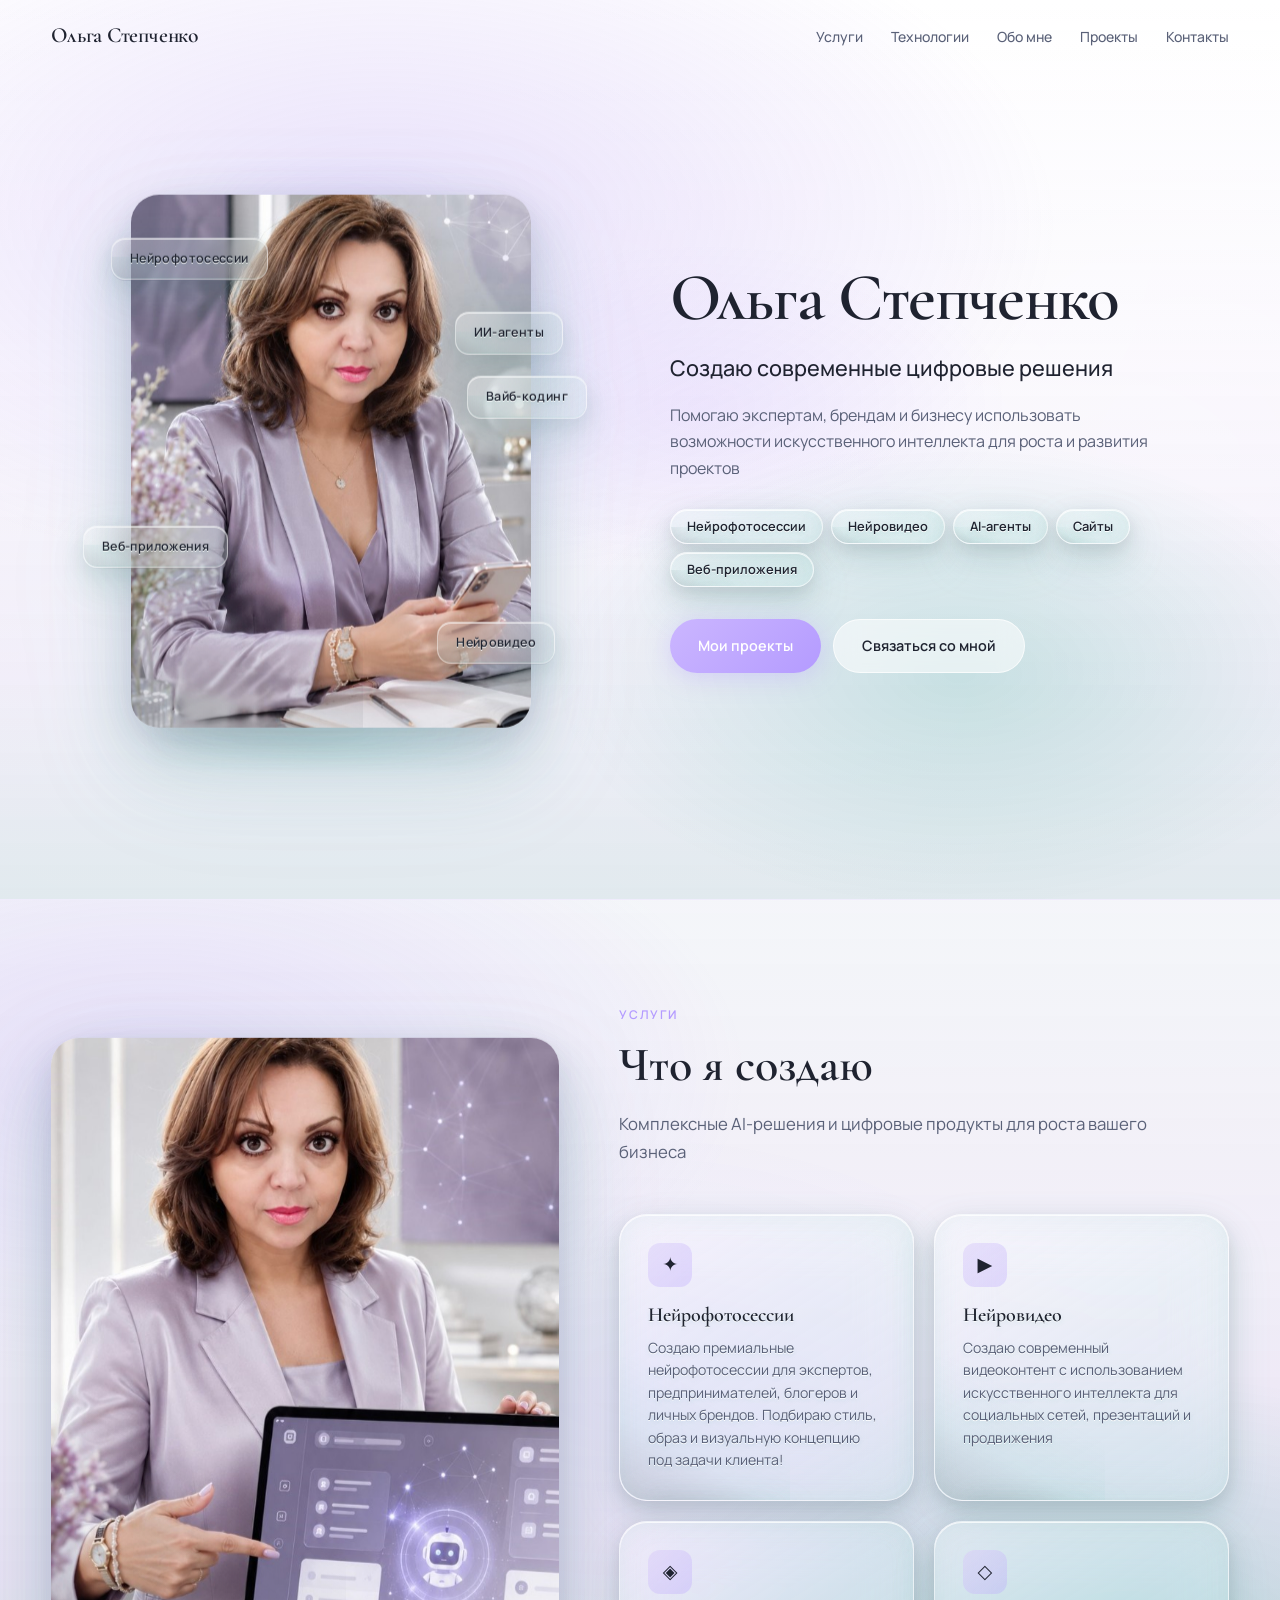
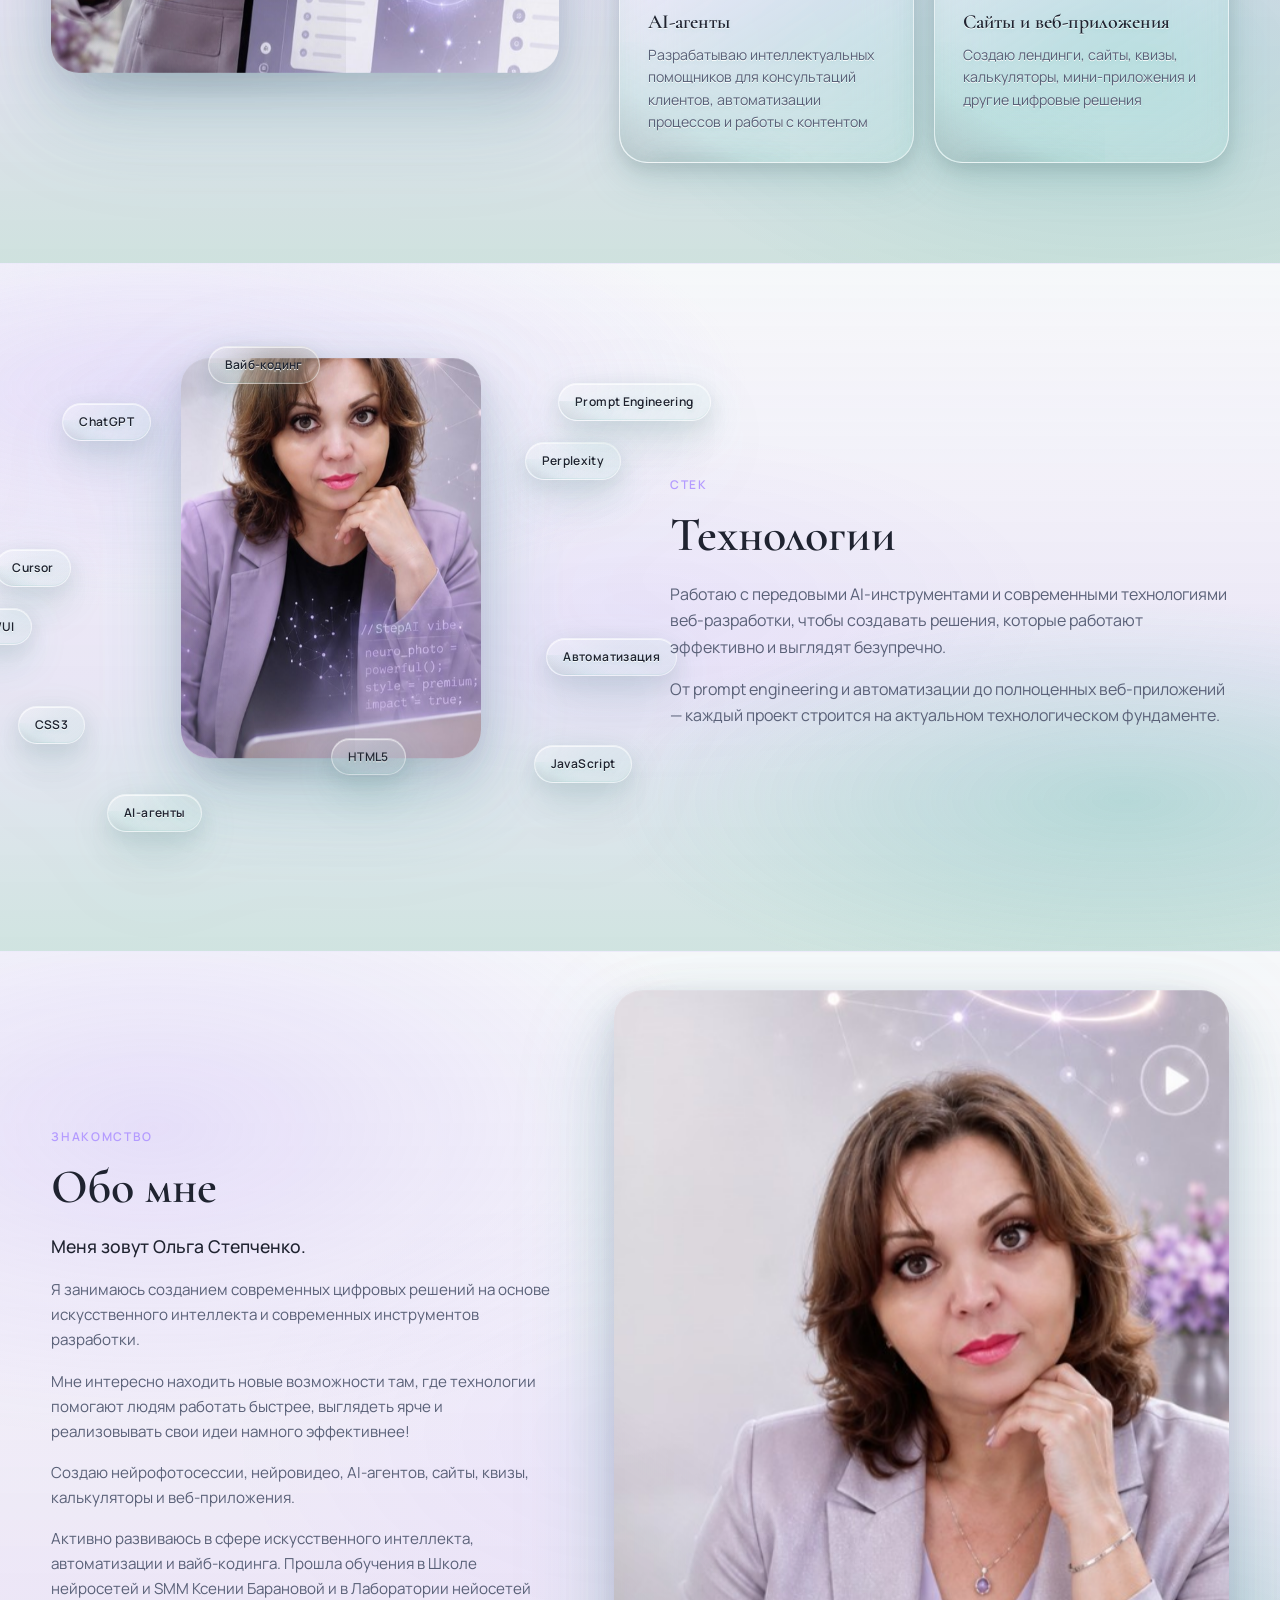
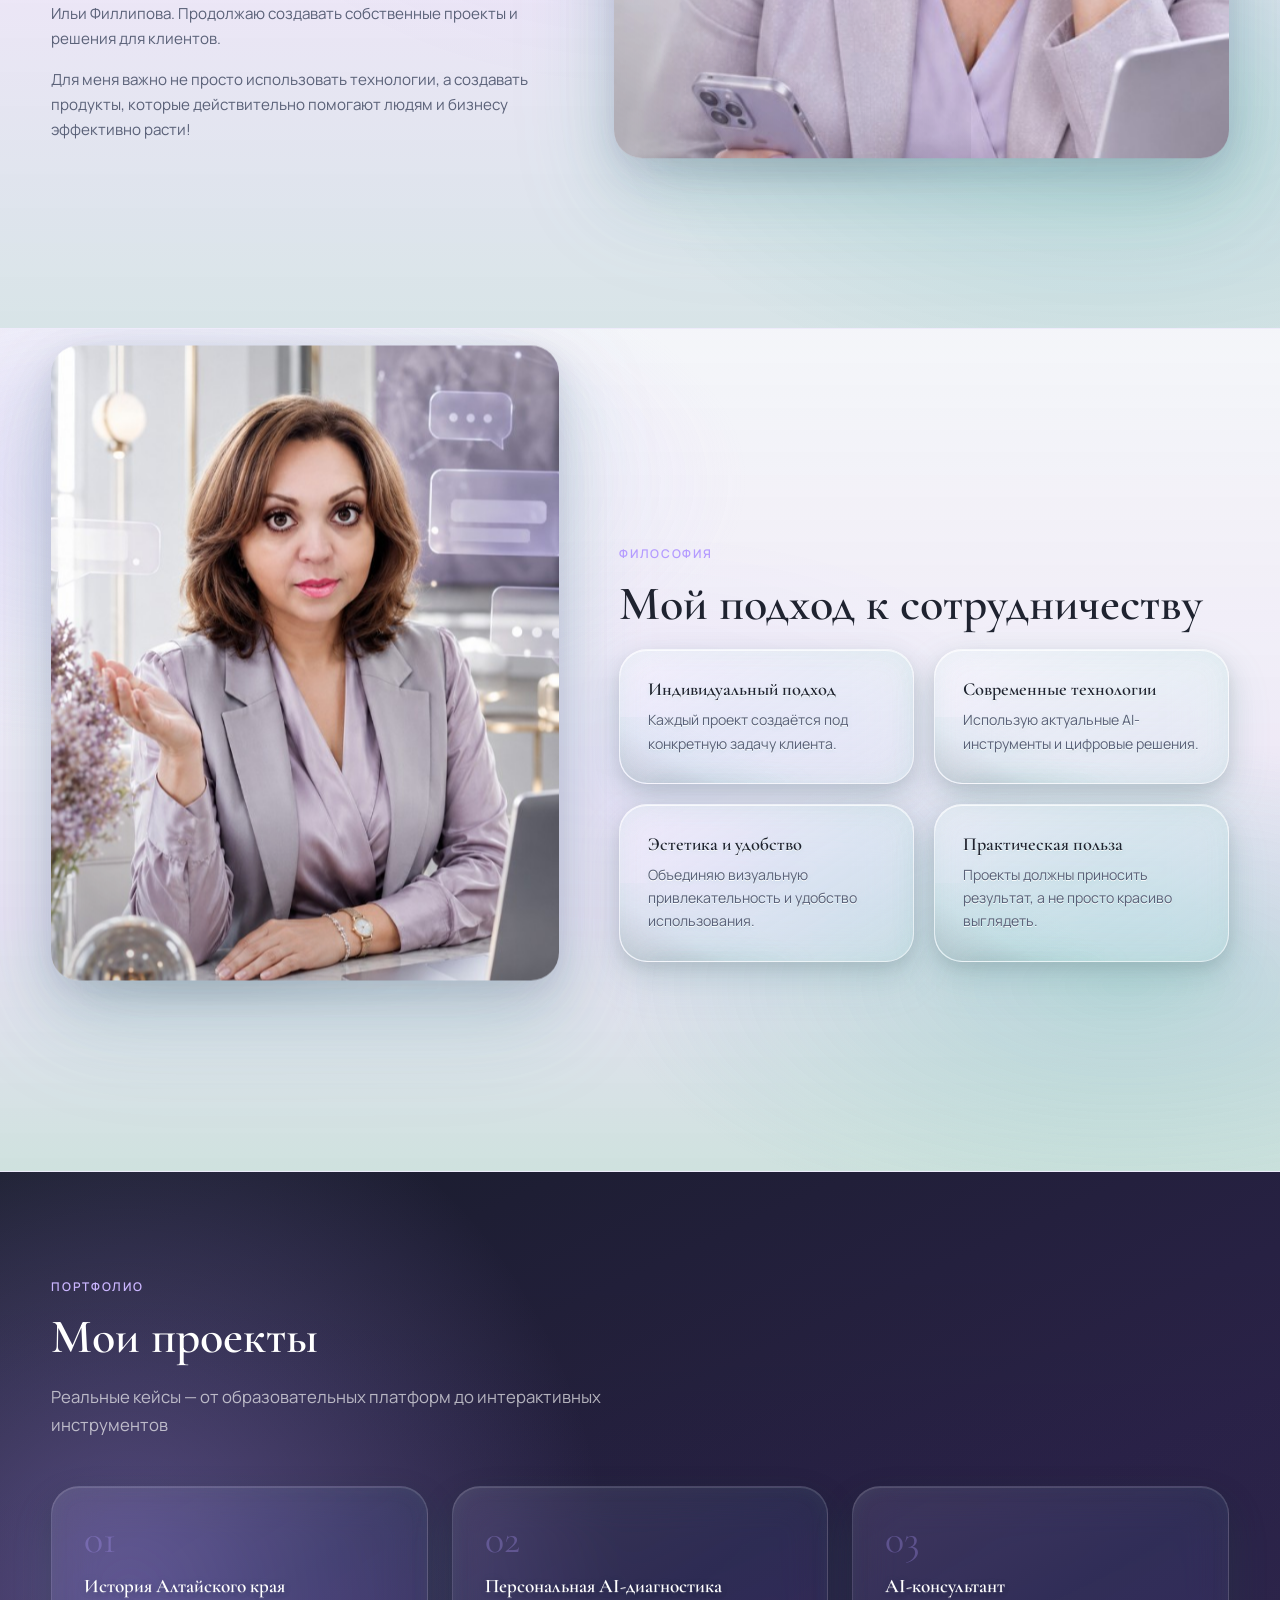
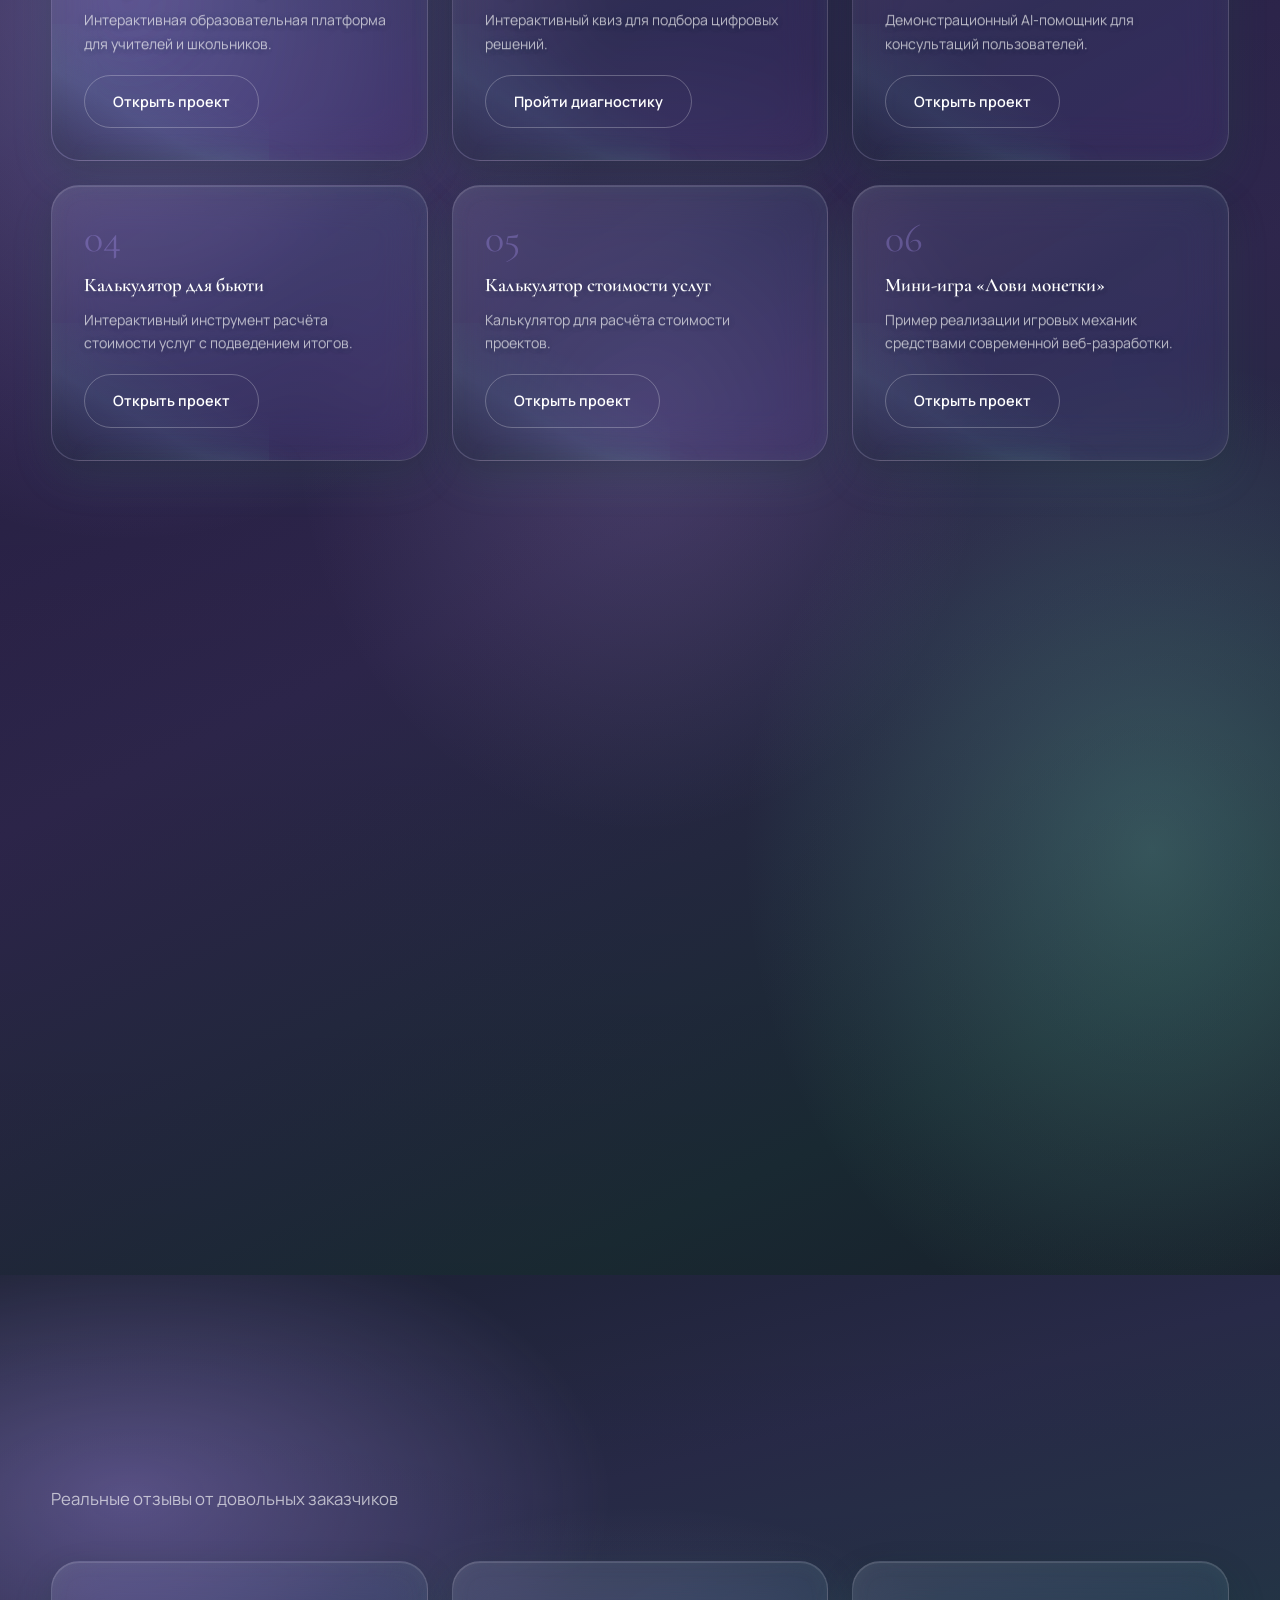
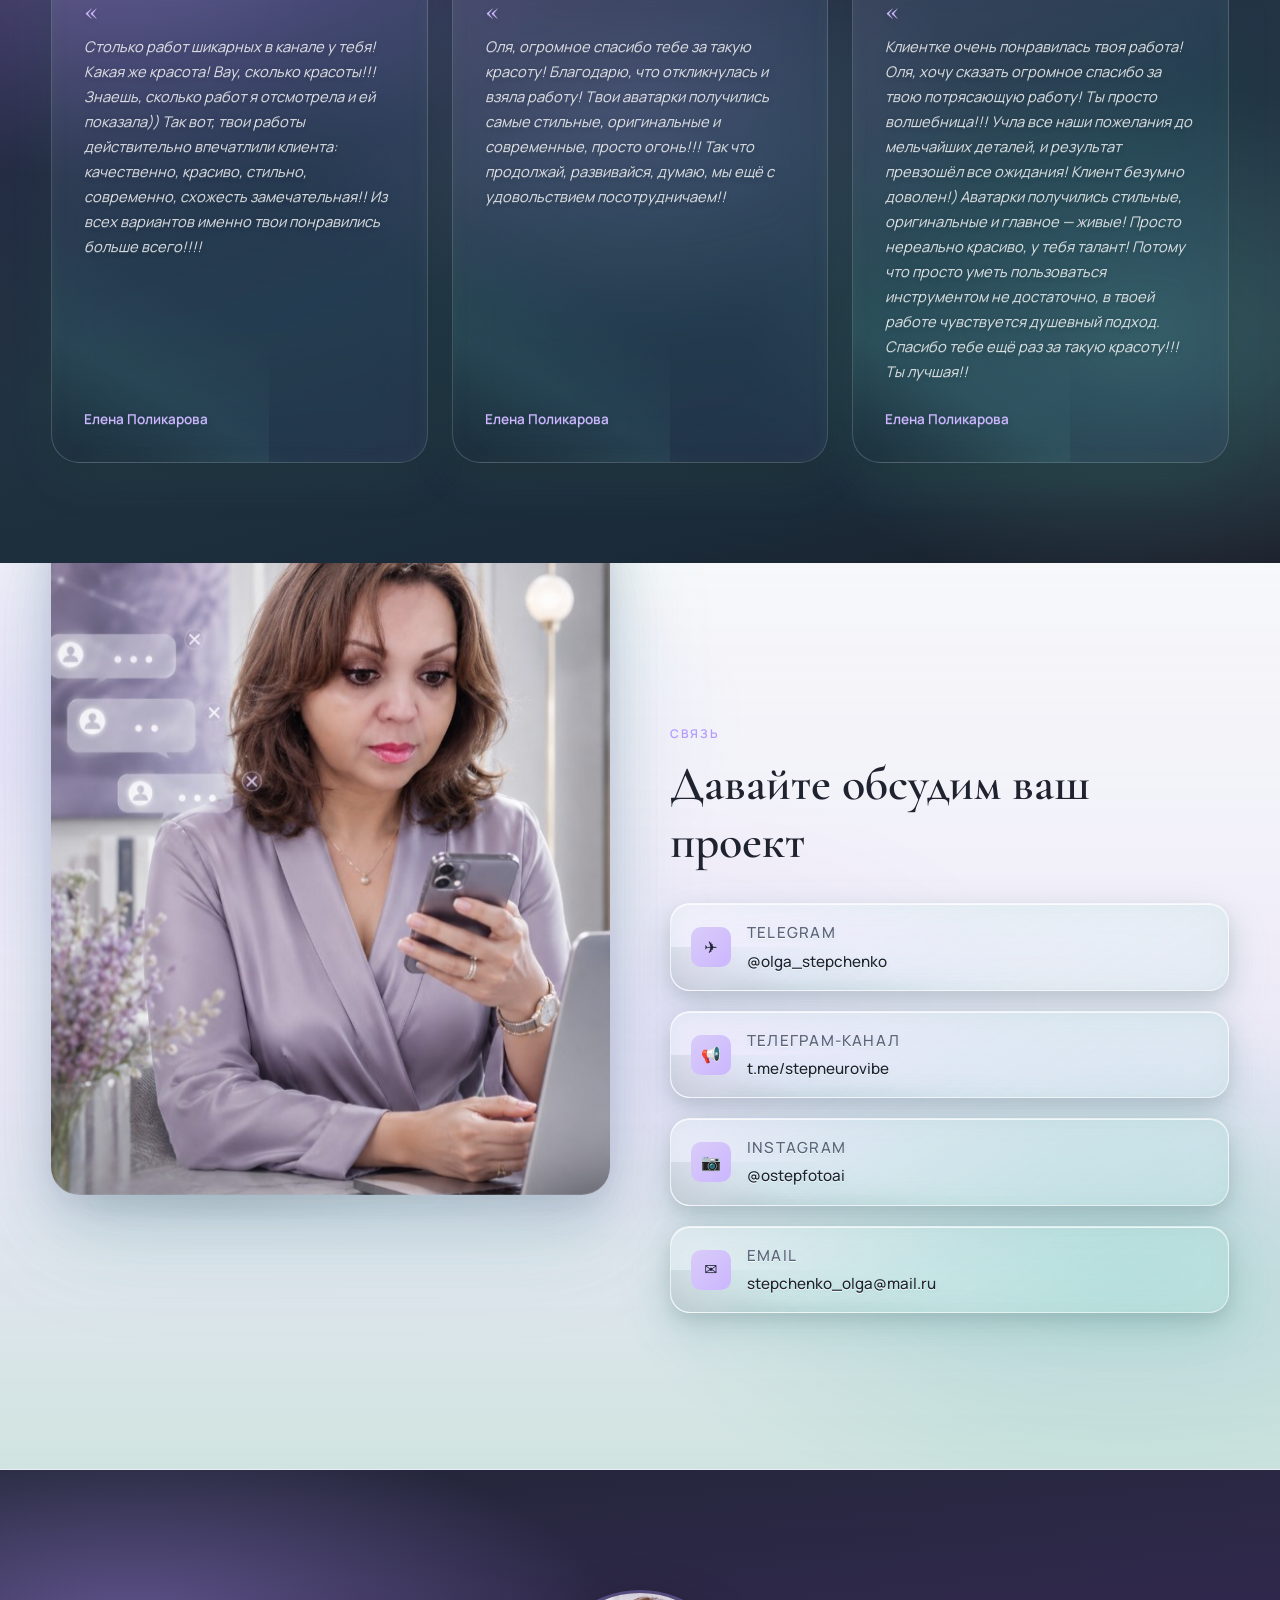
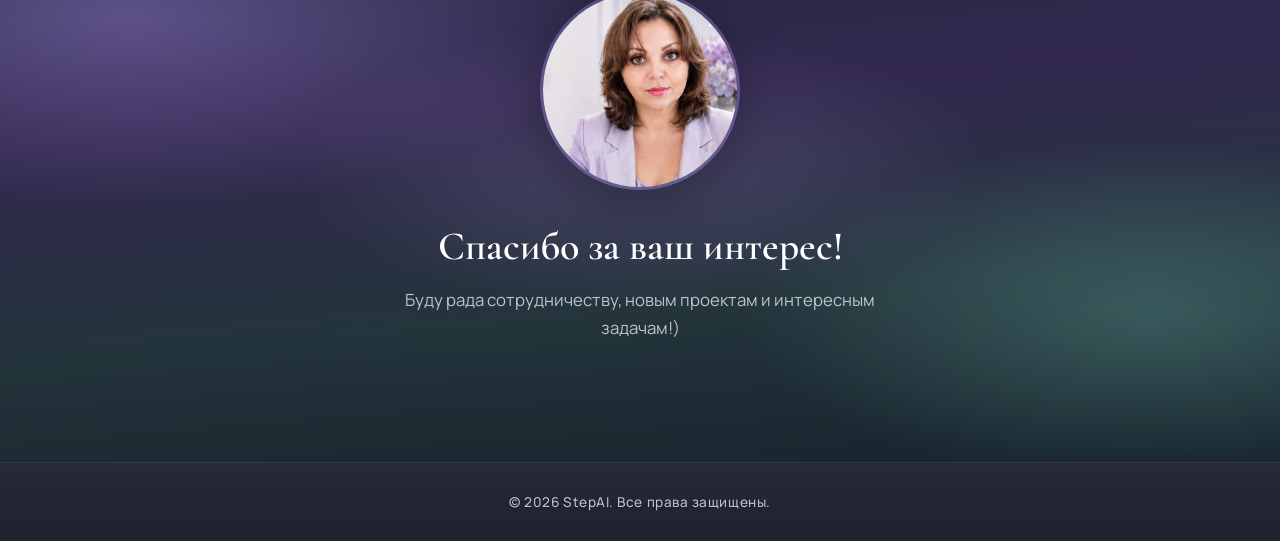
<file: index.html>
﻿<!DOCTYPE html>
<html lang="ru">
<head>
  <meta charset="UTF-8">
  <meta name="viewport" content="width=device-width, initial-scale=1.0">
  <meta name="description" content="Ольга Степченко — специалист по AI, нейрофотосессиям, веб-разработке и цифровым решениям">
  <title>Ольга Степченко — AI & Digital Solutions</title>
  <link rel="preconnect" href="https://fonts.googleapis.com">
  <link rel="preconnect" href="https://fonts.gstatic.com" crossorigin>
  <link href="https://fonts.googleapis.com/css2?family=Cormorant+Garamond:ital,wght@0,400;0,500;0,600;0,700;1,400&family=Manrope:wght@300;400;500;600;700&display=swap" rel="stylesheet">
  <base href="./" id="site-base">
  <script>
    (function () {
      var host = location.hostname;
      if (!host.endsWith('github.io')) return;
      var parts = location.pathname.split('/').filter(Boolean);
      if (parts.length && parts[0].indexOf('.') === -1) {
        document.getElementById('site-base').href = '/' + parts[0] + '/';
      }
    })();
  </script>
  <link rel="stylesheet" href="css/portfolio.css" id="site-css" data-asset="css/portfolio.css">
  <script src="js/site-assets.js"></script>

</head>
<body>

  <!-- Aurora Background -->
  <div class="aurora" aria-hidden="true">
    <div class="aurora__orb aurora__orb--1"></div>
    <div class="aurora__orb aurora__orb--2"></div>
    <div class="aurora__orb aurora__orb--3"></div>
    <div class="aurora__orb aurora__orb--4"></div>
    <div class="aurora__orb aurora__orb--5"></div>
    <div class="aurora__orb aurora__orb--6"></div>
    <div class="aurora__ribbon aurora__ribbon--1"></div>
    <div class="aurora__ribbon aurora__ribbon--2"></div>
    <div class="aurora__ribbon aurora__ribbon--3"></div>
    <div class="aurora__mist"></div>
  </div>

  <!-- Navigation -->
  <nav class="nav" id="nav">
    <div class="nav__inner">
      <a href="#" class="nav__logo">Ольга Степченко</a>
      <ul class="nav__links" id="navLinks">
        <li><a href="#services">Услуги</a></li>
        <li><a href="#tech">Технологии</a></li>
        <li><a href="#about">Обо мне</a></li>
        <li><a href="#projects">Проекты</a></li>
        <li><a href="#contacts">Контакты</a></li>
      </ul>
      <button class="nav__burger" id="navBurger" aria-label="Меню">
        <span></span><span></span><span></span>
      </button>
    </div>
  </nav>

  <main class="page">

  <!-- HERO -->
  <section class="hero hero--light" id="hero">
    <div class="container">
      <div class="hero__grid">
        <div class="hero__content fade-up">
          <h1 class="hero__title">Ольга Степченко</h1>
          <p class="hero__tagline">Создаю современные цифровые решения</p>
          <p class="hero__desc">Помогаю экспертам, брендам и бизнесу использовать возможности искусственного интеллекта для роста и развития проектов</p>
          <div class="hero__tags">
            <span class="tag">Нейрофотосессии</span>
            <span class="tag">Нейровидео</span>
            <span class="tag">AI-агенты</span>
            <span class="tag">Сайты</span>
            <span class="tag">Веб-приложения</span>
          </div>
          <div class="hero__actions">
            <a href="#projects" class="btn btn--primary">Мои проекты</a>
            <a href="#contacts" class="btn btn--ghost">Связаться со мной</a>
          </div>
        </div>
        <div class="hero__visual fade-up" data-delay="2">
          <div class="hero__photo-scene photo-scene" id="heroPhotoScene">
            <div class="hero__photo-wrap photo-lift-wrap">
              <div class="hero__photo-glow" aria-hidden="true"></div>
              <div class="photo-lift-ground" aria-hidden="true"></div>
              <div class="photo-lift-corner" aria-hidden="true"></div>
              <img src="images/olga-main.png" data-asset="images/olga-main.png" alt="Ольга Степченко" class="hero__photo living-photo" id="heroPhoto" width="400" height="533" style="--photo-delay: 0s">
              <div class="hero__float-desktop">
                <div class="float-card float-card--1">Нейрофотосессии</div>
                <div class="float-card float-card--2">ИИ-агенты</div>
                <div class="float-card float-card--3">Веб-приложения</div>
                <div class="float-card float-card--4">Нейровидео</div>
                <div class="float-card float-card--5">Вайб-кодинг</div>
              </div>
            </div>
          </div>
          <div class="hero__float-mobile" aria-hidden="true">
            <div class="float-card">Нейрофотосессии</div>
            <div class="float-card">ИИ-агенты</div>
            <div class="float-card">Веб-приложения</div>
            <div class="float-card">Нейровидео</div>
            <div class="float-card">Вайб-кодинг</div>
          </div>
        </div>
      </div>
    </div>
  </section>

  <!-- ЧТО Я СОЗДАЮ -->
  <section class="section section--light-b" id="services">
    <div class="container">
      <div class="services__layout">
        <div class="services__photo-wrap fade-up">
          <div class="photo-scene" style="--photo-delay: 0.4s">
            <div class="photo-lift-wrap">
              <div class="photo-lift-ground" aria-hidden="true"></div>
              <div class="photo-lift-corner" aria-hidden="true"></div>
              <img src="images/olga-main2.png" data-asset="images/olga-main2.png" alt="Ольга Степченко — цифровые решения" class="services__photo living-photo" width="480" height="600" style="--photo-delay: 0.4s">
            </div>
          </div>
        </div>
        <div>
          <span class="section__label fade-up">Услуги</span>
          <h2 class="section__title fade-up">Что я создаю</h2>
          <p class="section__subtitle fade-up">Комплексные AI-решения и цифровые продукты для роста вашего бизнеса</p>
          <div class="services__grid">
            <div class="glass-card service-card fade-up" data-delay="1">
              <div class="service-card__icon">✦</div>
              <h3>Нейрофотосессии</h3>
              <p>Создаю премиальные нейрофотосессии для экспертов, предпринимателей, блогеров и личных брендов. Подбираю стиль, образ и визуальную концепцию под задачи клиента!</p>
            </div>
            <div class="glass-card service-card fade-up" data-delay="2">
              <div class="service-card__icon">▶</div>
              <h3>Нейровидео</h3>
              <p>Создаю современный видеоконтент с использованием искусственного интеллекта для социальных сетей, презентаций и продвижения</p>
            </div>
            <div class="glass-card service-card fade-up" data-delay="3">
              <div class="service-card__icon">◈</div>
              <h3>AI-агенты</h3>
              <p>Разрабатываю интеллектуальных помощников для консультаций клиентов, автоматизации процессов и работы с контентом</p>
            </div>
            <div class="glass-card service-card fade-up" data-delay="4">
              <div class="service-card__icon">◇</div>
              <h3>Сайты и веб-приложения</h3>
              <p>Создаю лендинги, сайты, квизы, калькуляторы, мини-приложения и другие цифровые решения</p>
            </div>
          </div>
        </div>
      </div>
    </div>
  </section>

  <!-- ТЕХНОЛОГИИ -->
  <section class="section section--light-c" id="tech">
    <div class="container">
      <div class="tech__layout">
        <div class="tech__visual fade-up">
          <div class="photo-scene tech__photo-scene" style="--photo-delay: 0.8s">
            <div class="photo-lift-wrap">
              <div class="photo-lift-ground" aria-hidden="true"></div>
              <div class="photo-lift-corner" aria-hidden="true"></div>
              <img src="images/olga-main3.png" data-asset="images/olga-main3.png" alt="Технологии" class="tech__photo living-photo" width="300" height="400" style="--photo-delay: 0.8s">
            </div>
            <span class="tech-badge tech-badge--4">HTML5</span>
          </div>
          <span class="tech-badge tech-badge--1">ChatGPT</span>
          <span class="tech-badge tech-badge--2">Perplexity</span>
          <span class="tech-badge tech-badge--3">Cursor</span>
          <span class="tech-badge tech-badge--5">CSS3</span>
          <span class="tech-badge tech-badge--6">JavaScript</span>
          <span class="tech-badge tech-badge--7">AI-агенты</span>
          <span class="tech-badge tech-badge--8">Вайб-кодинг</span>
          <span class="tech-badge tech-badge--9">UX/UI</span>
          <span class="tech-badge tech-badge--10">Автоматизация</span>
          <span class="tech-badge tech-badge--11">Prompt Engineering</span>
          <div class="tech-badges-mobile">
            <span class="tech-badge">ChatGPT</span>
            <span class="tech-badge">Perplexity</span>
            <span class="tech-badge">Cursor</span>
            <span class="tech-badge">HTML5</span>
            <span class="tech-badge">CSS3</span>
            <span class="tech-badge">JavaScript</span>
            <span class="tech-badge">AI-агенты</span>
            <span class="tech-badge">Вайб-кодинг</span>
            <span class="tech-badge">UX/UI</span>
            <span class="tech-badge">Автоматизация</span>
            <span class="tech-badge">Prompt Engineering</span>
          </div>
        </div>
        <div class="tech__text">
          <span class="section__label fade-up">Стек</span>
          <h2 class="section__title fade-up">Технологии</h2>
          <p class="fade-up">Работаю с передовыми AI-инструментами и современными технологиями веб-разработки, чтобы создавать решения, которые работают эффективно и выглядят безупречно.</p>
          <p class="fade-up" data-delay="1">От prompt engineering и автоматизации до полноценных веб-приложений — каждый проект строится на актуальном технологическом фундаменте.</p>
        </div>
      </div>
    </div>
  </section>

  <!-- ОБО МНЕ -->
  <section class="section section--light-a" id="about">
    <div class="container">
      <div class="about__layout">
        <div class="about__photo-wrap fade-up">
          <div class="photo-scene" style="--photo-delay: 1.2s">
            <div class="photo-lift-wrap">
              <div class="photo-lift-ground" aria-hidden="true"></div>
              <div class="photo-lift-corner" aria-hidden="true"></div>
              <img src="images/olga-main4.png" data-asset="images/olga-main4.png" alt="Ольга Степченко" class="about__photo living-photo" width="480" height="600" style="--photo-delay: 1.2s">
            </div>
          </div>
        </div>
        <div class="about__text">
          <span class="section__label fade-up">Знакомство</span>
          <h2 class="section__title fade-up">Обо мне</h2>
          <p class="fade-up">Меня зовут Ольга Степченко.</p>
          <p class="fade-up" data-delay="1">Я занимаюсь созданием современных цифровых решений на основе искусственного интеллекта и современных инструментов разработки.</p>
          <p class="fade-up" data-delay="2">Мне интересно находить новые возможности там, где технологии помогают людям работать быстрее, выглядеть ярче и реализовывать свои идеи намного эффективнее!</p>
          <p class="fade-up" data-delay="3">Создаю нейрофотосессии, нейровидео, AI-агентов, сайты, квизы, калькуляторы и веб-приложения.</p>
          <p class="fade-up" data-delay="4">Активно развиваюсь в сфере искусственного интеллекта, автоматизации и вайб-кодинга. Прошла обучения в Школе нейросетей и SMM Ксении Барановой и в Лаборатории нейосетей Ильи Филлипова. Продолжаю создавать собственные проекты и решения для клиентов.</p>
          <p class="fade-up" data-delay="5">Для меня важно не просто использовать технологии, а создавать продукты, которые действительно помогают людям и бизнесу эффективно расти!</p>
        </div>
      </div>
    </div>
  </section>

  <!-- ПОДХОД -->
  <section class="section section--light-b" id="approach">
    <div class="container">
      <div class="approach__layout">
        <div class="approach__photo-wrap fade-up">
          <div class="photo-scene" style="--photo-delay: 1.6s">
            <div class="photo-lift-wrap">
              <div class="photo-lift-ground" aria-hidden="true"></div>
              <div class="photo-lift-corner" aria-hidden="true"></div>
              <img src="images/olga-main5.png" data-asset="images/olga-main5.png" alt="Подход к сотрудничеству" class="approach__photo living-photo" width="480" height="600" style="--photo-delay: 1.6s">
            </div>
          </div>
        </div>
        <div>
          <span class="section__label fade-up">Философия</span>
          <h2 class="section__title fade-up">Мой подход к сотрудничеству</h2>
          <div class="approach__grid">
            <div class="glass-card approach-card fade-up" data-delay="1">
              <h3>Индивидуальный подход</h3>
              <p>Каждый проект создаётся под конкретную задачу клиента.</p>
            </div>
            <div class="glass-card approach-card fade-up" data-delay="2">
              <h3>Современные технологии</h3>
              <p>Использую актуальные AI-инструменты и цифровые решения.</p>
            </div>
            <div class="glass-card approach-card fade-up" data-delay="3">
              <h3>Эстетика и удобство</h3>
              <p>Объединяю визуальную привлекательность и удобство использования.</p>
            </div>
            <div class="glass-card approach-card fade-up" data-delay="4">
              <h3>Практическая польза</h3>
              <p>Проекты должны приносить результат, а не просто красиво выглядеть.</p>
            </div>
          </div>
        </div>
      </div>
    </div>
  </section>

  <!-- ПРОЕКТЫ -->
  <section class="section section--dark" id="projects">
    <div class="container">
      <span class="section__label fade-up">Портфолио</span>
      <h2 class="section__title fade-up">Мои проекты</h2>
      <p class="section__subtitle fade-up">Реальные кейсы — от образовательных платформ до интерактивных инструментов</p>

      <div class="projects__grid">
        <div class="project-card fade-up" data-delay="1">
          <div class="project-card__num">01</div>
          <h3>История Алтайского края</h3>
          <p>Интерактивная образовательная платформа для учителей и школьников.</p>
          <a href="projects/history-app/index.html" class="btn btn--outline-light" target="_blank" rel="noopener">Открыть проект</a>
        </div>
        <div class="project-card fade-up" data-delay="2">
          <div class="project-card__num">02</div>
          <h3>Персональная AI-диагностика</h3>
          <p>Интерактивный квиз для подбора цифровых решений.</p>
          <a href="projects/ai-quiz/index.html" class="btn btn--outline-light" target="_blank" rel="noopener">Пройти диагностику</a>
        </div>
        <div class="project-card fade-up" data-delay="3">
          <div class="project-card__num">03</div>
          <h3>AI-консультант</h3>
          <p>Демонстрационный AI-помощник для консультаций пользователей.</p>
          <a href="projects/ai-chat/index.html" class="btn btn--outline-light" target="_blank" rel="noopener">Открыть проект</a>
        </div>
        <div class="project-card fade-up" data-delay="4">
          <div class="project-card__num">04</div>
          <h3>Калькулятор для бьюти</h3>
          <p>Интерактивный инструмент расчёта стоимости услуг с подведением итогов.</p>
          <a href="projects/beauty-calculator/index.html" class="btn btn--outline-light" target="_blank" rel="noopener">Открыть проект</a>
        </div>
        <div class="project-card fade-up" data-delay="5">
          <div class="project-card__num">05</div>
          <h3>Калькулятор стоимости услуг</h3>
          <p>Калькулятор для расчёта стоимости проектов.</p>
          <a href="projects/services-calculator/index.html" class="btn btn--outline-light" target="_blank" rel="noopener">Открыть проект</a>
        </div>
        <div class="project-card fade-up" data-delay="5">
          <div class="project-card__num">06</div>
          <h3>Мини-игра «Лови монетки»</h3>
          <p>Пример реализации игровых механик средствами современной веб-разработки.</p>
          <a href="projects/coin-game/index.html" class="btn btn--outline-light" target="_blank" rel="noopener">Открыть проект</a>
        </div>
      </div>

      <div class="quiz-embed fade-up">
        <div class="quiz-embed__header">
          <h3>Персональная AI-диагностика</h3>
        </div>
        <iframe src="projects/ai-quiz/quiz-olga-ai.html" data-asset="projects/ai-quiz/quiz-olga-ai.html" title="AI-диагностика" loading="lazy"></iframe>
      </div>
    </div>
  </section>

  <!-- ОТЗЫВЫ -->
  <section class="section section--dark" id="testimonials">
    <div class="container">
      <span class="section__label fade-up">Отзывы</span>
      <h2 class="section__title fade-up">Что говорят клиенты</h2>
      <p class="section__subtitle fade-up">Реальные отзывы от довольных заказчиков</p>

      <div class="testimonials__grid">
        <div class="testimonial-card fade-up" data-delay="1">
          <p class="testimonial-card__quote">Столько работ шикарных в канале у тебя! Какая же красота! Вау, сколько красоты!!! Знаешь, сколько работ я отсмотрела и ей показала)) Так вот, твои работы действительно впечатлили клиента: качественно, красиво, стильно, современно, схожесть замечательная!! Из всех вариантов именно твои понравились больше всего!!!!</p>
          <span class="testimonial-card__author">Елена Поликарова</span>
        </div>
        <div class="testimonial-card fade-up" data-delay="2">
          <p class="testimonial-card__quote">Оля, огромное спасибо тебе за такую красоту! Благодарю, что откликнулась и взяла работу! Твои аватарки получились самые стильные, оригинальные и современные, просто огонь!!! Так что продолжай, развивайся, думаю, мы ещё с удовольствием посотрудничаем!!</p>
          <span class="testimonial-card__author">Елена Поликарова</span>
        </div>
        <div class="testimonial-card fade-up" data-delay="3">
          <p class="testimonial-card__quote">Клиентке очень понравилась твоя работа! Оля, хочу сказать огромное спасибо за твою потрясающую работу! Ты просто волшебница!!! Учла все наши пожелания до мельчайших деталей, и результат превзошёл все ожидания! Клиент безумно доволен!) Аватарки получились стильные, оригинальные и главное — живые! Просто нереально красиво, у тебя талант! Потому что просто уметь пользоваться инструментом не достаточно, в твоей работе чувствуется душевный подход. Спасибо тебе ещё раз за такую красоту!!! Ты лучшая!!</p>
          <span class="testimonial-card__author">Елена Поликарова</span>
        </div>
      </div>
    </div>
  </section>

  <!-- КОНТАКТЫ -->
  <section class="section section--light-c" id="contacts">
    <div class="container">
      <div class="contacts__layout">
        <div class="contacts__photo-wrap fade-up">
          <div class="photo-scene" style="--photo-delay: 2s">
            <div class="photo-lift-wrap">
              <div class="photo-lift-ground" aria-hidden="true"></div>
              <div class="photo-lift-corner" aria-hidden="true"></div>
              <img src="images/olga-main_kontakt.png" data-asset="images/olga-main_kontakt.png" alt="Связаться с Ольгой Степченко" class="contacts__photo living-photo" width="480" height="600" style="--photo-delay: 2s">
            </div>
          </div>
        </div>
        <div>
          <span class="section__label fade-up">Связь</span>
          <h2 class="section__title fade-up">Давайте обсудим ваш проект</h2>
          <ul class="contact-list">
            <li class="fade-up" data-delay="1">
              <div class="contact-list__icon">✈</div>
              <div>
                <span class="contact-list__label">Telegram</span>
                <a href="https://t.me/olga_stepchenko" target="_blank" rel="noopener">@olga_stepchenko</a>
              </div>
            </li>
            <li class="fade-up" data-delay="2">
              <div class="contact-list__icon">📢</div>
              <div>
                <span class="contact-list__label">Телеграм-канал</span>
                <a href="https://t.me/stepneurovibe" target="_blank" rel="noopener">t.me/stepneurovibe</a>
              </div>
            </li>
            <li class="fade-up" data-delay="3">
              <div class="contact-list__icon">📷</div>
              <div>
                <span class="contact-list__label">Instagram</span>
                <a href="https://instagram.com/ostepfotoai" target="_blank" rel="noopener">@ostepfotoai</a>
              </div>
            </li>
            <li class="fade-up" data-delay="4">
              <div class="contact-list__icon">✉</div>
              <div>
                <span class="contact-list__label">Email</span>
                <a href="mailto:stepchenko_olga@mail.ru">stepchenko_olga@mail.ru</a>
              </div>
            </li>
          </ul>
        </div>
      </div>
    </div>
  </section>

  <!-- ФИНАЛ -->
  <section class="section section--dark final" id="final">
    <div class="container">
      <img src="images/olga-main_itog.png" data-asset="images/olga-main_itog.png" alt="Ольга Степченко" class="final__photo fade-up" width="200" height="200">
      <h2 class="final__title fade-up" data-delay="1">Спасибо за ваш интерес!</h2>
      <p class="final__text fade-up" data-delay="2">Буду рада сотрудничеству, новым проектам и интересным задачам!)</p>
    </div>
  </section>

  </main>

  <footer class="footer">
    <p>© 2026 StepAI. Все права защищены.</p>
  </footer>

  <script>
    (function () {
      'use strict';

      /* ─── Nav scroll & burger ─── */
      const nav = document.getElementById('nav');
      const navLinks = document.getElementById('navLinks');
      const navBurger = document.getElementById('navBurger');

      window.addEventListener('scroll', function () {
        nav.classList.toggle('nav--scrolled', window.scrollY > 40);
      }, { passive: true });

      navBurger.addEventListener('click', function () {
        navBurger.classList.toggle('active');
        navLinks.classList.toggle('open');
      });

      navLinks.querySelectorAll('a').forEach(function (link) {
        link.addEventListener('click', function () {
          navBurger.classList.remove('active');
          navLinks.classList.remove('open');
        });
      });

      /* ─── Intersection Observer: fade-up ─── */
      const fadeEls = document.querySelectorAll('.fade-up');
      const fadeObserver = new IntersectionObserver(function (entries) {
        entries.forEach(function (entry) {
          if (entry.isIntersecting) {
            entry.target.classList.add('visible');
            fadeObserver.unobserve(entry.target);
          }
        });
      }, { threshold: 0.12, rootMargin: '0px 0px -40px 0px' });

      fadeEls.forEach(function (el) { fadeObserver.observe(el); });

      /* ─── All photos: parallax, tilt, float on hover & scroll ─── */
      const prefersReduced = window.matchMedia('(prefers-reduced-motion: reduce)').matches;
      const photoScenes = document.querySelectorAll('.photo-scene');
      const pointer = { x: window.innerWidth / 2, y: window.innerHeight / 2 };

      function lerp(a, b, t) { return a + (b - a) * t; }

      if (photoScenes.length && !prefersReduced) {
        const states = Array.from(photoScenes).map(function (el) {
          return { el: el, mx: 0, my: 0, tmx: 0, tmy: 0 };
        });

        function updatePointer(clientX, clientY) {
          pointer.x = clientX;
          pointer.y = clientY;
          states.forEach(function (s) {
            const rect = s.el.getBoundingClientRect();
            const cx = rect.left + rect.width * 0.5;
            const cy = rect.top + rect.height * 0.5;
            const reach = Math.max(rect.width, rect.height) * 0.85;
            const dist = Math.hypot(clientX - cx, clientY - cy);
            if (dist < reach) {
              s.tmx = Math.max(-1, Math.min(1, (clientX - cx) / (rect.width * 0.45)));
              s.tmy = Math.max(-1, Math.min(1, (clientY - cy) / (rect.height * 0.45)));
            } else {
              s.tmx *= 0.92;
              s.tmy *= 0.92;
            }
          });
        }

        document.addEventListener('mousemove', function (e) {
          updatePointer(e.clientX, e.clientY);
        });

        document.addEventListener('touchmove', function (e) {
          if (e.touches[0]) updatePointer(e.touches[0].clientX, e.touches[0].clientY);
        }, { passive: true });

        function animatePhotos() {
          const vh = window.innerHeight;
          states.forEach(function (s) {
            s.mx = lerp(s.mx, s.tmx, 0.07);
            s.my = lerp(s.my, s.tmy, 0.07);
            const rect = s.el.getBoundingClientRect();
            const center = rect.top + rect.height * 0.5;
            const scrollDist = (center - vh * 0.5) / vh;
            const scrollLift = scrollDist * -22;
            const isHero = s.el.id === 'heroPhotoScene';
            const tiltStr = isHero ? 10 : 7;
            const tiltX = s.my * -tiltStr;
            const tiltY = s.mx * tiltStr;
            const floatY = s.my * -5 + scrollLift;
            s.el.style.transform =
              'translateY(' + floatY + 'px) rotateX(' + tiltX + 'deg) rotateY(' + tiltY + 'deg)';
          });
          requestAnimationFrame(animatePhotos);
        }

        requestAnimationFrame(animatePhotos);
      }

      /* ─── Button shimmer on scroll into view ─── */
      const buttons = document.querySelectorAll('.btn--primary, .btn--ghost');
      const btnObserver = new IntersectionObserver(function (entries) {
        entries.forEach(function (entry) {
          if (entry.isIntersecting) {
            entry.target.classList.add('shimmer');
            btnObserver.unobserve(entry.target);
          }
        });
      }, { threshold: 0.5 });

      buttons.forEach(function (btn) { btnObserver.observe(btn); });

      /* ─── Smooth anchor scroll offset for fixed nav ─── */
      document.querySelectorAll('a[href^="#"]').forEach(function (anchor) {
        anchor.addEventListener('click', function (e) {
          const id = this.getAttribute('href');
          if (id === '#') return;
          const target = document.querySelector(id);
          if (!target) return;
          e.preventDefault();
          const top = target.getBoundingClientRect().top + window.scrollY - nav.offsetHeight - 16;
          window.scrollTo({ top: top, behavior: 'smooth' });
        });
      });
    })();
  </script>
  <script src="js/splash-cursor.js"></script>
  <script>
    (function () {
      function startSplash() {
        if (!window.StepAISplashCursor) return;
        window.StepAISplashCursor.mount({
          SIM_RESOLUTION: 128,
          DYE_RESOLUTION: 1440,
          DENSITY_DISSIPATION: 3.5,
          VELOCITY_DISSIPATION: 2,
          PRESSURE: 0.1,
          CURL: 3,
          SPLAT_RADIUS: 0.25,
          SPLAT_FORCE: 6000,
          COLOR_UPDATE_SPEED: 10,
          RAINBOW_MODE: true
        });
      }
      if (document.readyState === 'loading') {
        document.addEventListener('DOMContentLoaded', startSplash);
      } else {
        startSplash();
      }
    })();
  </script>
</body>
</html>
</file>
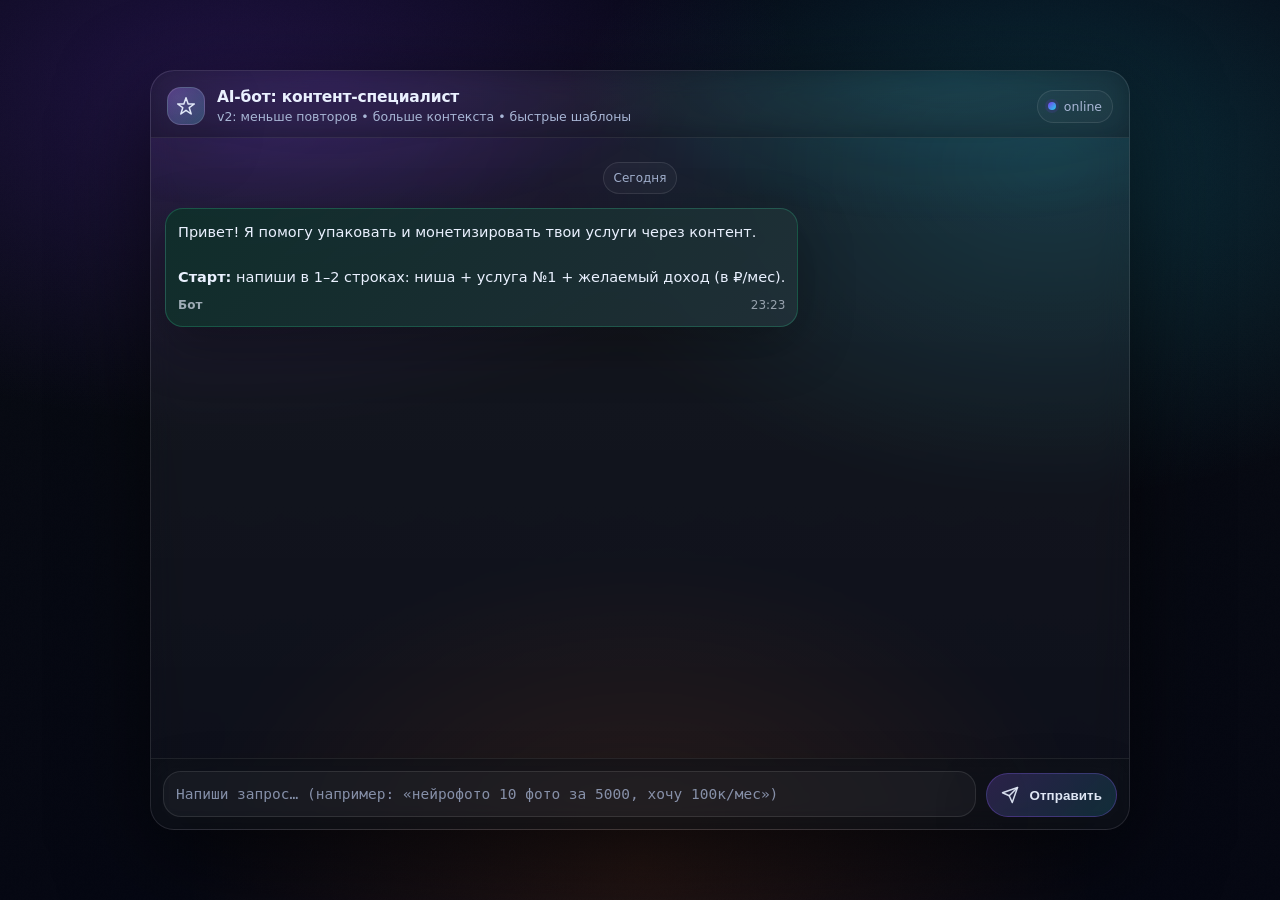
<file: projects/ai-chat/index.html>
<!DOCTYPE html>
<html lang="ru">
<head>
  <meta charset="UTF-8">
  <meta http-equiv="refresh" content="0;url=улучшенный%20чатс%20ботом%20ai_chat_ui_v2.html">
  <title>AI-консультант</title>
  <script>location.replace('улучшенный чатс ботом ai_chat_ui_v2.html');</script>
</head>
<body>
  <p><a href="улучшенный чатс ботом ai_chat_ui_v2.html">Открыть AI-консультант</a></p>
</body>
</html>
</file>
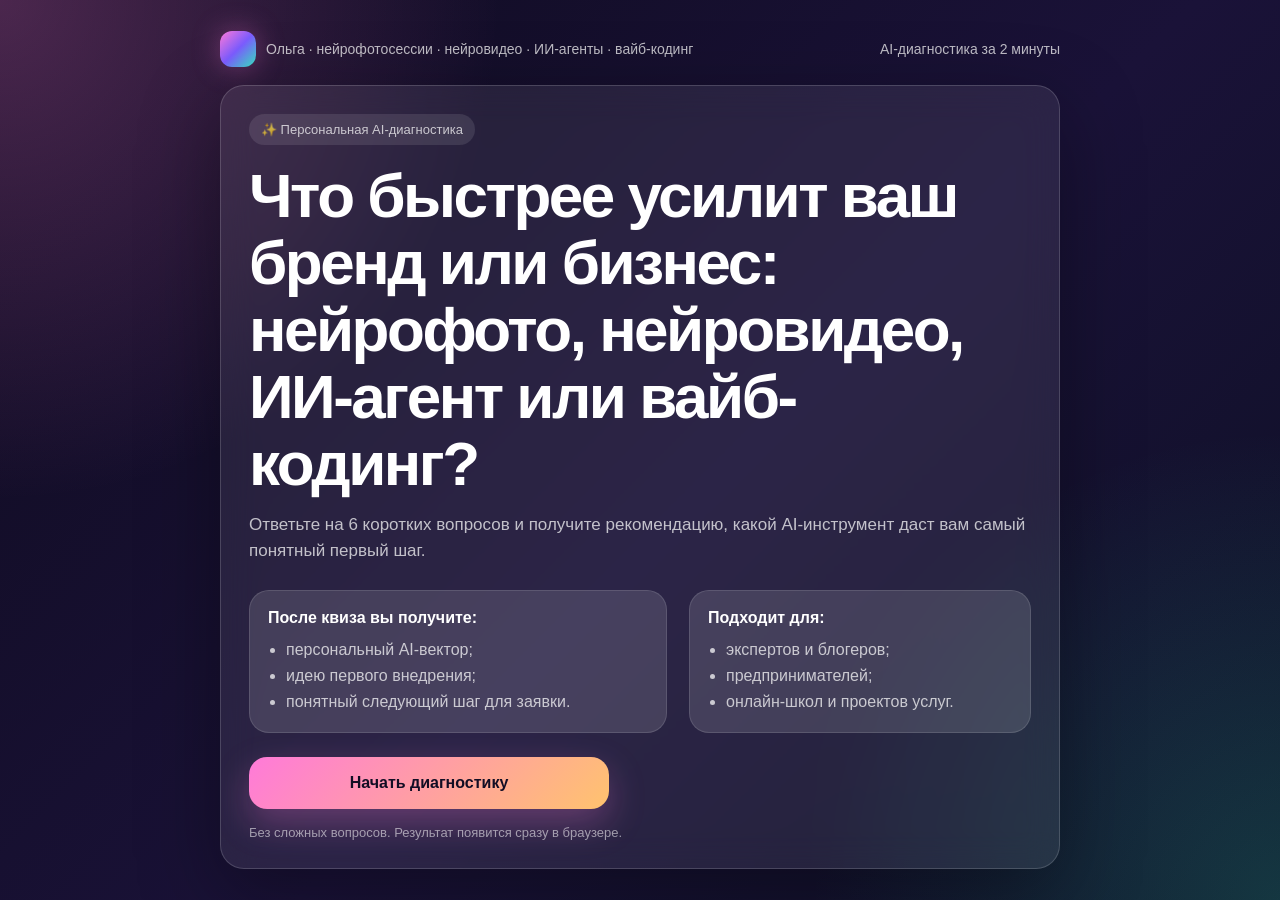
<file: projects/ai-quiz/index.html>
<!DOCTYPE html>
<html lang="ru">
<head>
  <meta charset="UTF-8">
  <meta http-equiv="refresh" content="0;url=quiz-olga-ai.html">
  <title>Персональная AI-диагностика</title>
  <script>location.replace('quiz-olga-ai.html');</script>
</head>
<body>
  <p><a href="quiz-olga-ai.html">Пройти AI-диагностику</a></p>
</body>
</html>
</file>
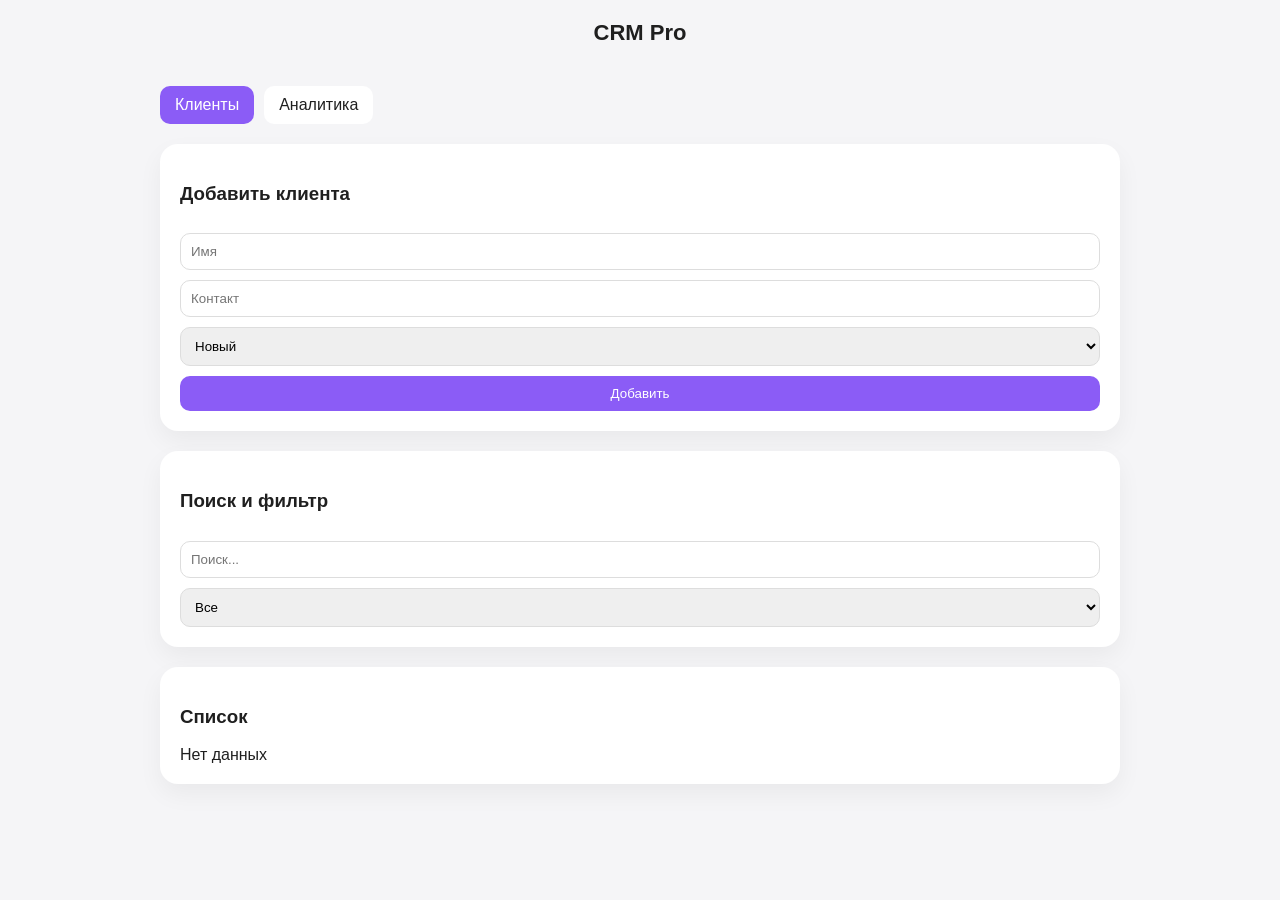
<file: projects/beauty-calculator/index.html>
<!DOCTYPE html>
<html lang="ru">
<head>
  <meta charset="UTF-8">
  <meta http-equiv="refresh" content="0;url=../calculator_buiti/МОЙ%20КОД%20%20-%20CRM%20Pro%20для%20бьюти!!!%20%20%20%20index.html">
  <title>Калькулятор для бьюти</title>
  <script>location.replace('../calculator_buiti/МОЙ КОД  - CRM Pro для бьюти!!!    index.html');</script>
</head>
<body>
  <p><a href="../calculator_buiti/МОЙ КОД  - CRM Pro для бьюти!!!    index.html">Открыть калькулятор для бьюти</a></p>
</body>
</html>
</file>
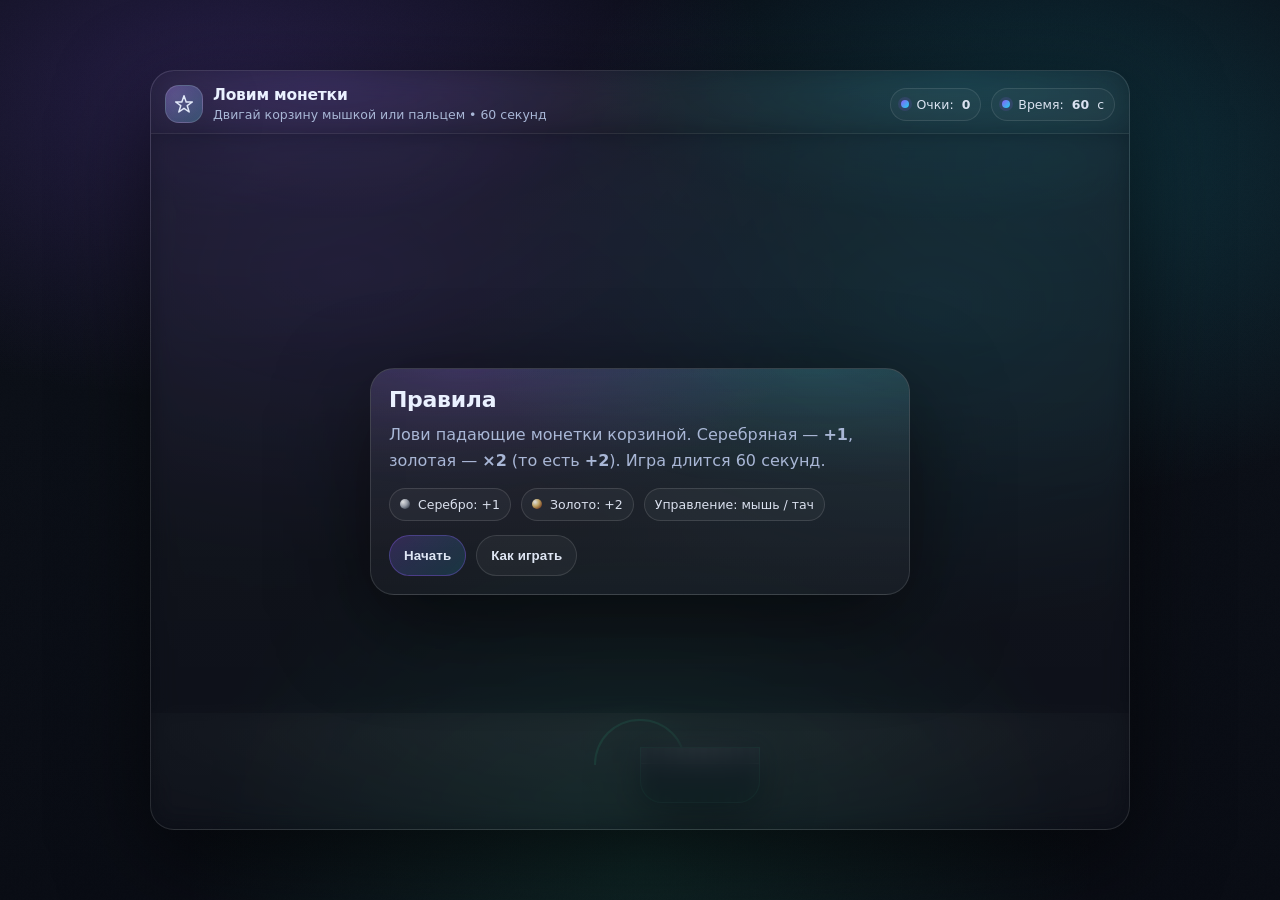
<file: projects/coin-game/index.html>
<!DOCTYPE html>
<html lang="ru">
<head>
  <meta charset="UTF-8">
  <meta http-equiv="refresh" content="0;url=играМонеткиcoin_catcher_game.html">
  <title>Лови монетки</title>
  <script>location.replace('играМонеткиcoin_catcher_game.html');</script>
</head>
<body>
  <p><a href="играМонеткиcoin_catcher_game.html">Играть в «Лови монетки»</a></p>
</body>
</html>
</file>
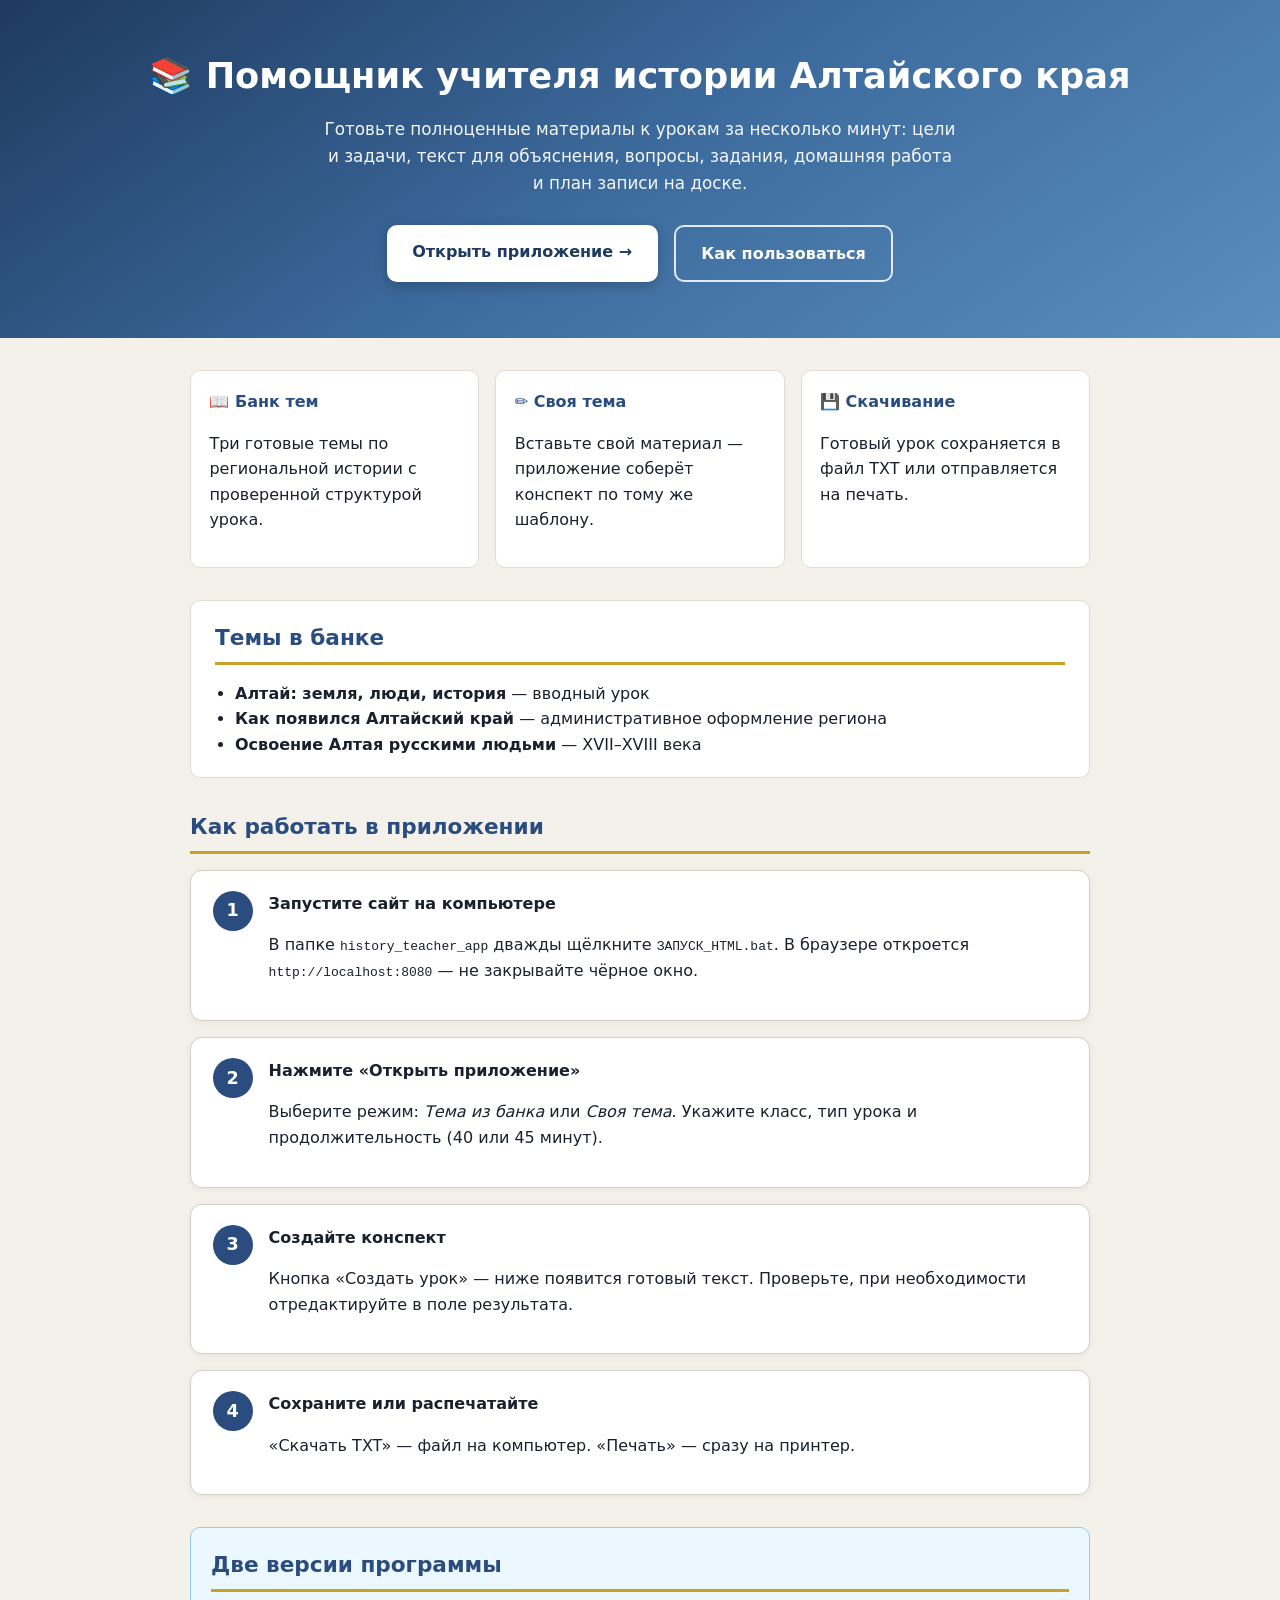
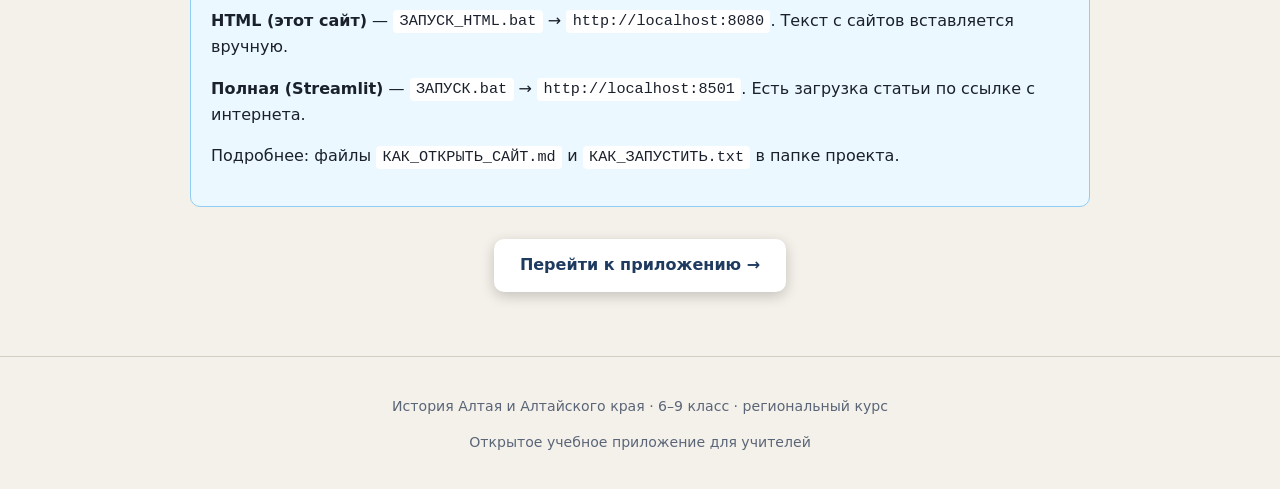
<file: projects/history-app/index.html>
<!DOCTYPE html>
<html lang="ru">
<head>
  <meta charset="UTF-8">
  <meta http-equiv="refresh" content="0;url=../history_teacher_app/html/index.html">
  <title>История Алтайского края</title>
  <script>location.replace('../history_teacher_app/html/index.html');</script>
</head>
<body>
  <p><a href="../history_teacher_app/html/index.html">Перейти к проекту «История Алтайского края»</a></p>
</body>
</html>
</file>
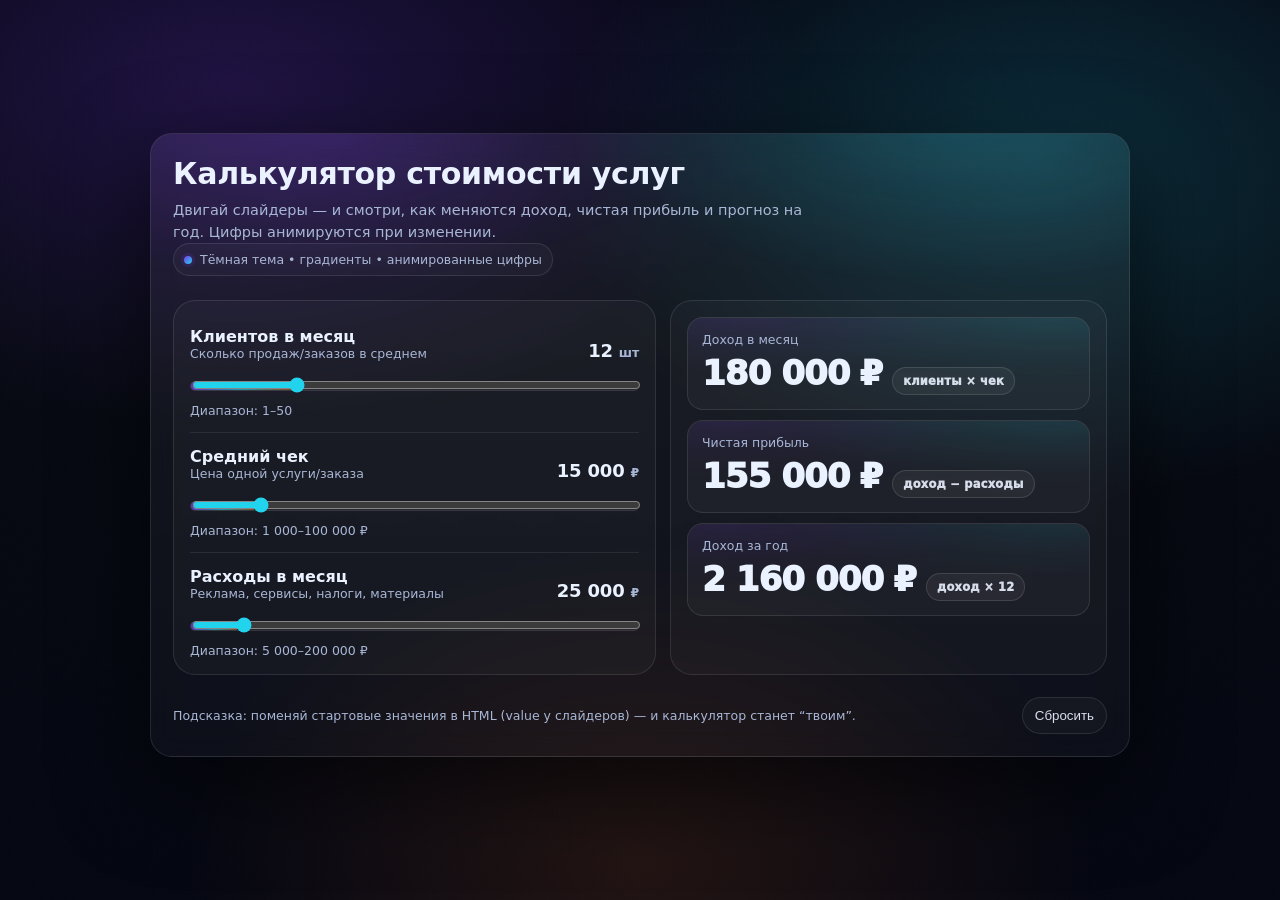
<file: projects/services-calculator/index.html>
<!DOCTYPE html>
<html lang="ru">
<head>
  <meta charset="UTF-8">
  <meta http-equiv="refresh" content="0;url=../calculator_yslyg/калькуляторpreview.html">
  <title>Калькулятор стоимости услуг</title>
  <script>location.replace('../calculator_yslyg/калькуляторpreview.html');</script>
</head>
<body>
  <p><a href="../calculator_yslyg/калькуляторpreview.html">Открыть калькулятор услуг</a></p>
</body>
</html>
</file>
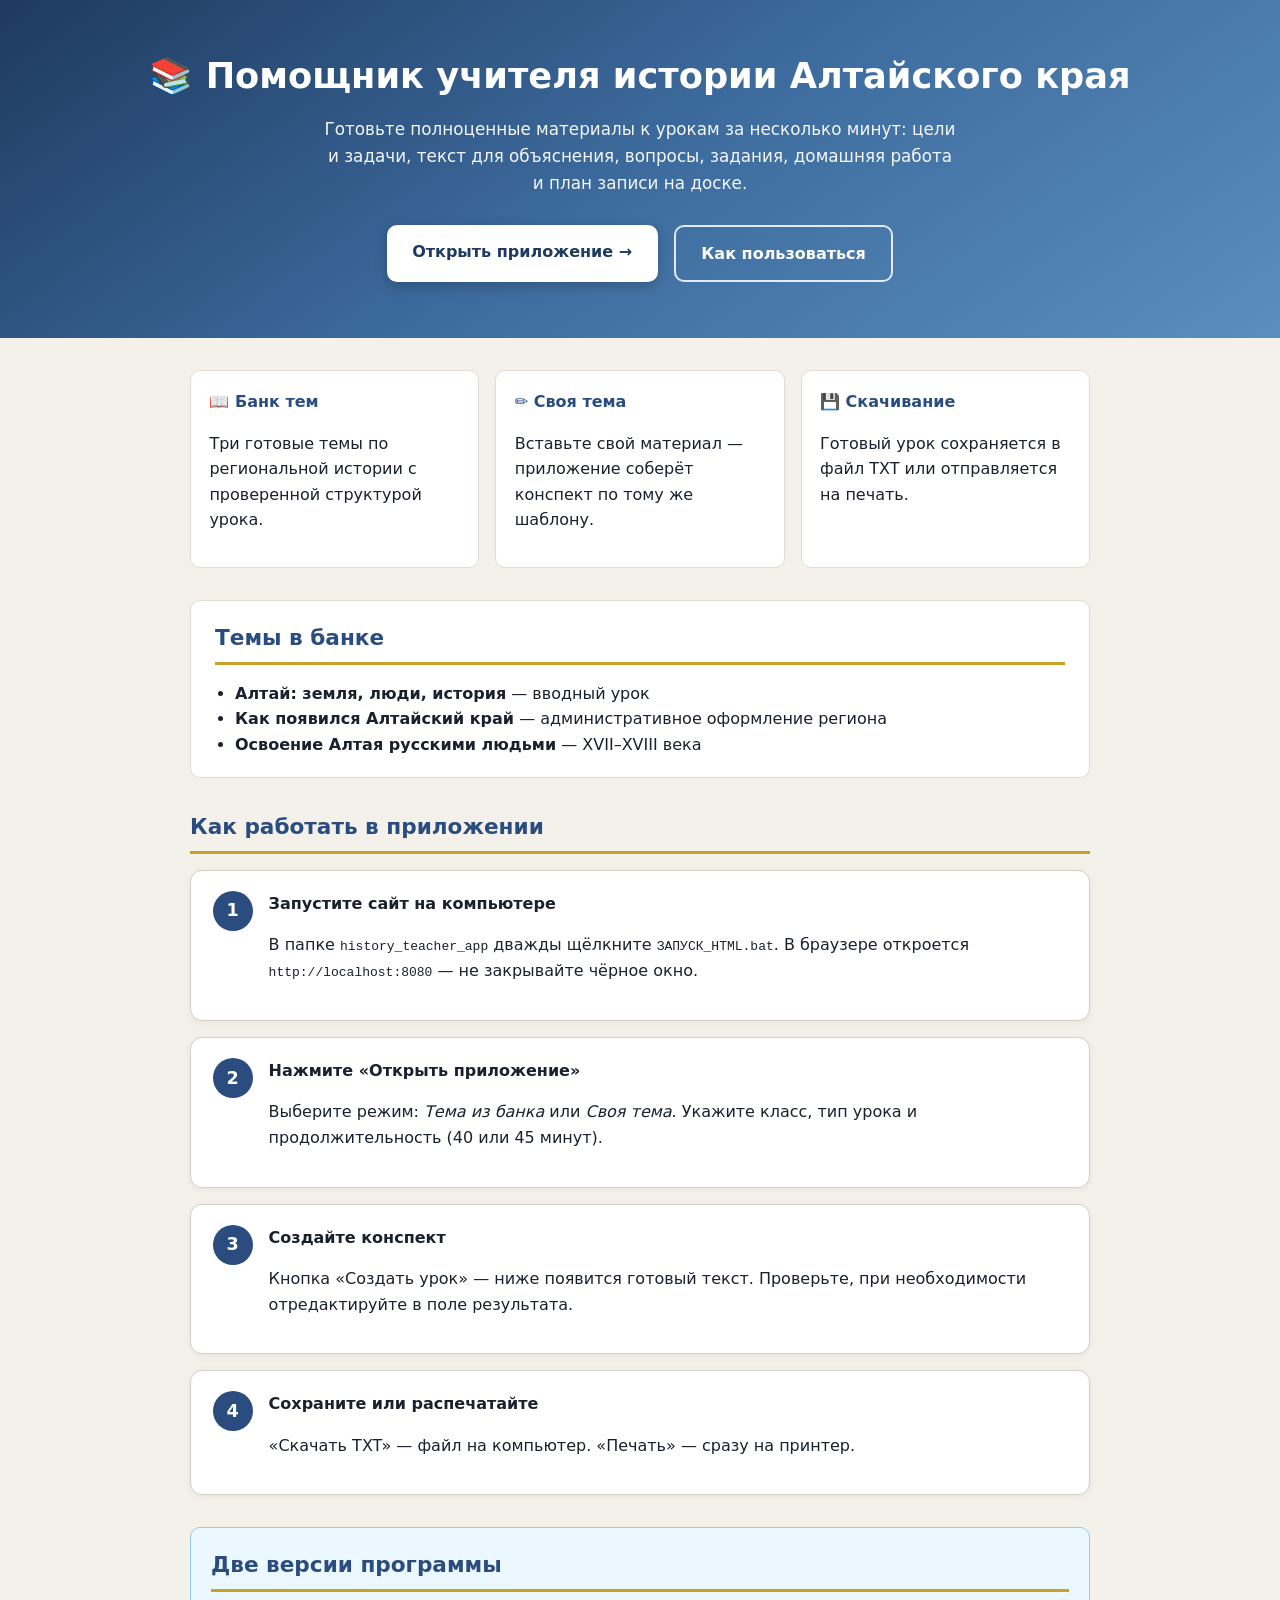
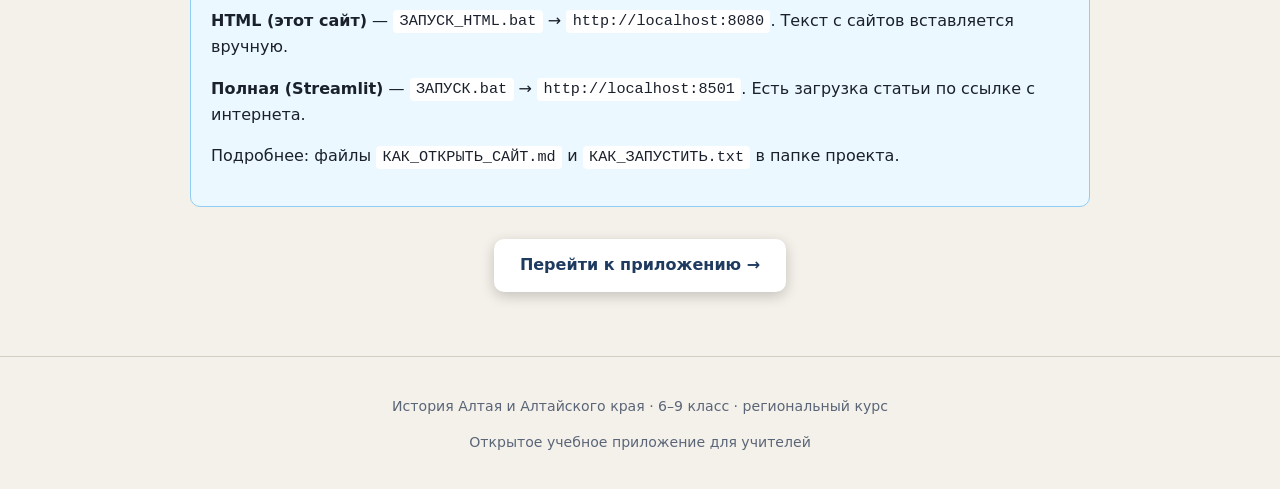
<file: projects/history_teacher_app/html/index.html>
<!DOCTYPE html>
<!--
  Главная страница (лендинг) — Помощник учителя истории Алтайского края
  Приложение: app.html
  Запуск: ЗАПУСК_HTML.bat → http://localhost:8080
-->
<html lang="ru">
  <head>
    <meta charset="UTF-8" />
    <meta name="viewport" content="width=device-width, initial-scale=1.0" />
    <meta
      name="description"
      content="Бесплатный помощник для учителя истории: готовые конспекты уроков по истории Алтая и Алтайского края"
    />
    <title>Помощник учителя истории Алтайского края</title>
    <link rel="stylesheet" href="css/landing.css" />
  </head>
  <body class="landing-body">
    <header class="landing-hero">
      <h1>📚 Помощник учителя истории Алтайского края</h1>
      <p class="lead">
        Готовьте полноценные материалы к урокам за несколько минут: цели и задачи,
        текст для объяснения, вопросы, задания, домашняя работа и план записи на доске.
      </p>
      <div class="hero-actions">
        <a href="app.html" class="btn-hero btn-hero-primary">Открыть приложение →</a>
        <a href="#kak-rabotat" class="btn-hero btn-hero-outline">Как пользоваться</a>
      </div>
    </header>

    <div class="landing-wrap">
      <section class="features" aria-label="Возможности">
        <article class="feature">
          <h3>📖 Банк тем</h3>
          <p>Три готовые темы по региональной истории с проверенной структурой урока.</p>
        </article>
        <article class="feature">
          <h3>✏️ Своя тема</h3>
          <p>Вставьте свой материал — приложение соберёт конспект по тому же шаблону.</p>
        </article>
        <article class="feature">
          <h3>💾 Скачивание</h3>
          <p>Готовый урок сохраняется в файл TXT или отправляется на печать.</p>
        </article>
      </section>

      <section class="topics-list">
        <h2 class="section-title">Темы в банке</h2>
        <ul>
          <li><strong>Алтай: земля, люди, история</strong> — вводный урок</li>
          <li><strong>Как появился Алтайский край</strong> — административное оформление региона</li>
          <li><strong>Освоение Алтая русскими людьми</strong> — XVII–XVIII века</li>
        </ul>
      </section>

      <section id="kak-rabotat">
        <h2 class="section-title">Как работать в приложении</h2>
        <ol class="steps">
          <li class="step-card">
            <span class="step-num">1</span>
            <div>
              <strong>Запустите сайт на компьютере</strong>
              <p>
                В папке <code>history_teacher_app</code> дважды щёлкните
                <code>ЗАПУСК_HTML.bat</code>. В браузере откроется
                <code>http://localhost:8080</code> — не закрывайте чёрное окно.
              </p>
            </div>
          </li>
          <li class="step-card">
            <span class="step-num">2</span>
            <div>
              <strong>Нажмите «Открыть приложение»</strong>
              <p>
                Выберите режим: <em>Тема из банка</em> или <em>Своя тема</em>. Укажите класс,
                тип урока и продолжительность (40 или 45 минут).
              </p>
            </div>
          </li>
          <li class="step-card">
            <span class="step-num">3</span>
            <div>
              <strong>Создайте конспект</strong>
              <p>
                Кнопка «Создать урок» — ниже появится готовый текст. Проверьте, при необходимости
                отредактируйте в поле результата.
              </p>
            </div>
          </li>
          <li class="step-card">
            <span class="step-num">4</span>
            <div>
              <strong>Сохраните или распечатайте</strong>
              <p>«Скачать TXT» — файл на компьютер. «Печать» — сразу на принтер.</p>
            </div>
          </li>
        </ol>
      </section>

      <section class="launch-box">
        <h2 class="section-title">Две версии программы</h2>
        <p>
          <strong>HTML (этот сайт)</strong> — <code>ЗАПУСК_HTML.bat</code> →
          <code>http://localhost:8080</code>. Текст с сайтов вставляется вручную.
        </p>
        <p>
          <strong>Полная (Streamlit)</strong> — <code>ЗАПУСК.bat</code> →
          <code>http://localhost:8501</code>. Есть загрузка статьи по ссылке с интернета.
        </p>
        <p>
          Подробнее: файлы <code>КАК_ОТКРЫТЬ_САЙТ.md</code> и <code>КАК_ЗАПУСТИТЬ.txt</code> в
          папке проекта.
        </p>
      </section>

      <p style="text-align: center; margin-top: 2rem">
        <a href="app.html" class="btn-hero btn-hero-primary" style="color: #1e3a5f">
          Перейти к приложению →
        </a>
      </p>
    </div>

    <footer class="landing-footer">
      <p>История Алтая и Алтайского края · 6–9 класс · региональный курс</p>
      <p>Открытое учебное приложение для учителей</p>
    </footer>
  </body>
</html>
</file>
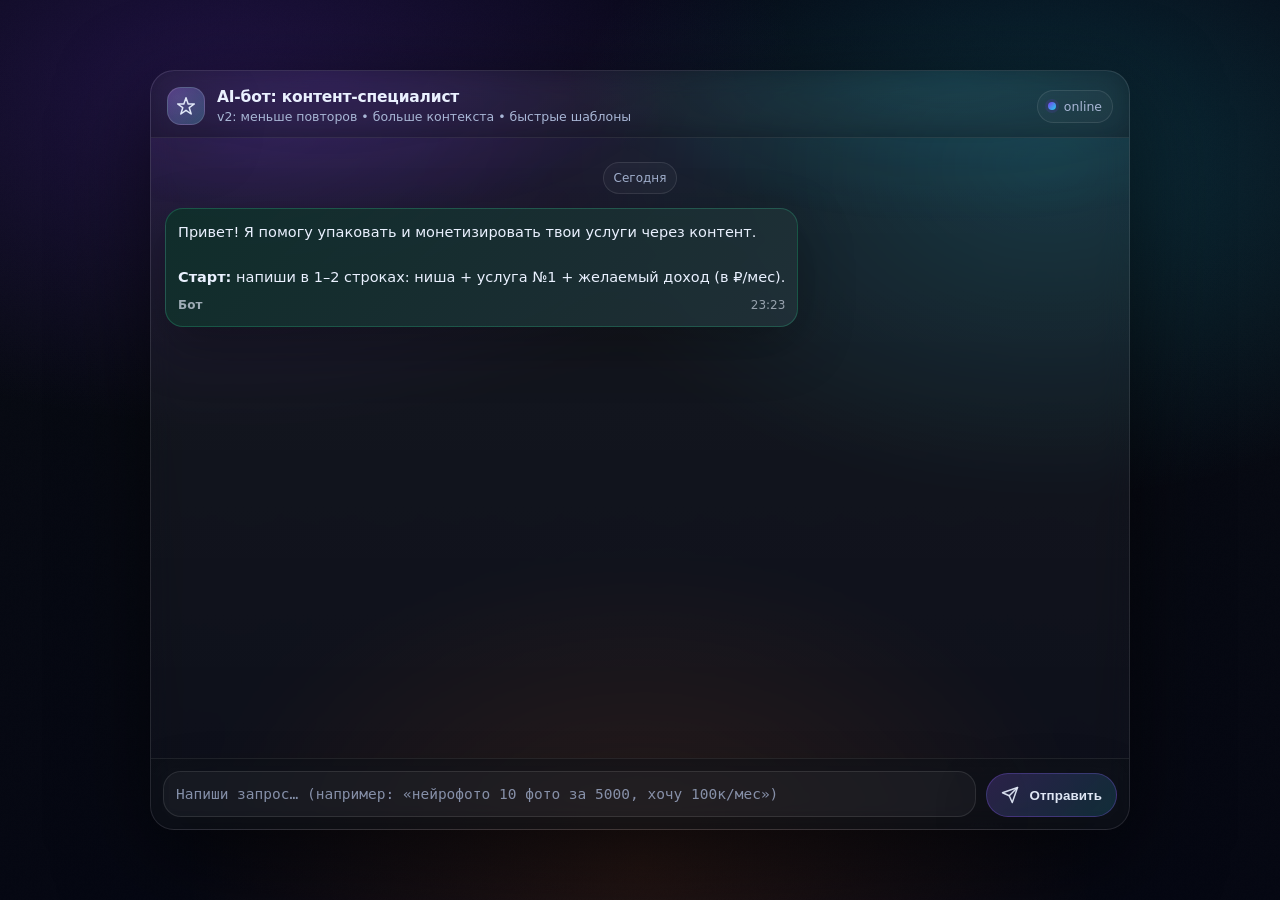
<file: projects/ai-chat/улучшенный чатс ботом ai_chat_ui_v2.html>
<!doctype html>
<html lang="ru">
<head>
  <meta charset="utf-8" />
  <meta name="viewport" content="width=device-width,initial-scale=1" />
  <title>AI-чат — контент-специалист (v2)</title>
  <meta name="description" content="Улучшенный интерфейс чата с AI-ботом: тёмная тема, пузырьки, индикатор печати, автоскролл, меньше повторов, контекстные ответы." />
  <style>
    :root{
      --bg:#070a12;
      --line: rgba(255,255,255,.10);
      --text:#eaf1ff;
      --muted:#a9b7d6;
      --shadow: 0 28px 90px rgba(0,0,0,.55);

      /* message gradients */
      --me1:#8b5cf6;   /* lilac/violet */
      --me2:#6d28d9;   /* deeper violet */
      --bot1:#0f2f2a;  /* emerald dark */
      --bot2:#22323a;  /* deep emerald-gray */
      --emerald:#34d399;

      --accent1:#7c3aed;
      --accent2:#22d3ee;
      --accent3:#f97316;
    }

    *{box-sizing:border-box}
    html,body{height:100%}
    body{
      margin:0;
      color:var(--text);
      font-family: ui-sans-serif, system-ui, -apple-system, "Segoe UI", Roboto, Arial, "Noto Sans", "Apple Color Emoji","Segoe UI Emoji";
      background:
        radial-gradient(950px 560px at 18% 10%, rgba(124,58,237,.22), transparent 60%),
        radial-gradient(820px 560px at 82% 18%, rgba(34,211,238,.18), transparent 60%),
        radial-gradient(760px 520px at 50% 96%, rgba(249,115,22,.12), transparent 60%),
        linear-gradient(180deg, #050712 0%, var(--bg) 35%, #050712 100%);
      overflow:hidden;
    }

    .noise{
      pointer-events:none;
      position:fixed; inset:0;
      background-image:url('data:image/svg+xml;utf8,<svg xmlns="http://www.w3.org/2000/svg" width="140" height="140"><filter id="n"><feTurbulence type="fractalNoise" baseFrequency=".75" numOctaves="3" stitchTiles="stitch"/></filter><rect width="140" height="140" filter="url(%23n)" opacity=".25"/></svg>');
      mix-blend-mode: overlay;
      opacity:.055;
      z-index:-1;
    }

    .wrap{
      height:100%;
      display:flex;
      align-items:center;
      justify-content:center;
      padding: 18px 14px 18px;
    }

    .app{
      width:min(980px, 100%);
      height:min(760px, calc(100vh - 36px));
      border-radius: 24px;
      border: 1px solid rgba(255,255,255,.10);
      background: linear-gradient(180deg, rgba(255,255,255,.06), rgba(255,255,255,.03));
      box-shadow: var(--shadow);
      overflow:hidden;
      backdrop-filter: blur(14px);
      position:relative;
      display:flex;
      flex-direction:column;
    }
    .app::before{
      content:"";
      position:absolute; inset:-2px;
      background:
        radial-gradient(600px 260px at 18% 0%, rgba(124,58,237,.22), transparent 60%),
        radial-gradient(620px 260px at 82% 0%, rgba(34,211,238,.18), transparent 62%);
      opacity:.9;
      pointer-events:none;
      mask: linear-gradient(#000, transparent 70%);
    }

    header{
      position:relative;
      padding: 16px 16px 12px;
      border-bottom: 1px solid rgba(255,255,255,.08);
      display:flex;
      align-items:center;
      justify-content:space-between;
      gap: 12px;
      background: rgba(10,14,22,.40);
      backdrop-filter: blur(12px);
    }

    .title{
      display:flex;
      align-items:center;
      gap: 12px;
      min-width: 0;
    }
    .badge{
      width: 38px;
      aspect-ratio: 1/1;
      border-radius: 14px;
      display:grid;
      place-items:center;
      border: 1px solid rgba(255,255,255,.14);
      background:
        radial-gradient(120px 120px at 28% 28%, rgba(255,255,255,.12), transparent 55%),
        linear-gradient(135deg, rgba(124,58,237,.28), rgba(34,211,238,.18));
      box-shadow: 0 18px 60px rgba(0,0,0,.35);
      flex: 0 0 auto;
    }
    .badge svg{width:20px;height:20px;opacity:.95}
    .hgroup{min-width: 0;}
    .hgroup h1{
      margin:0;
      font-size: 15.5px;
      letter-spacing: -.2px;
      white-space: nowrap;
      overflow:hidden;
      text-overflow: ellipsis;
    }
    .hgroup p{
      margin: 3px 0 0;
      color: var(--muted);
      font-size: 12.5px;
      white-space: nowrap;
      overflow:hidden;
      text-overflow: ellipsis;
    }

    .chip{
      display:inline-flex;
      align-items:center;
      gap:8px;
      padding: 8px 10px;
      border-radius: 999px;
      border: 1px solid rgba(255,255,255,.10);
      background: rgba(255,255,255,.03);
      color: var(--muted);
      font-size: 12.5px;
      flex: 0 0 auto;
    }
    .dot{
      width:8px;height:8px;border-radius:99px;
      background: linear-gradient(135deg, var(--accent1), var(--accent2));
      box-shadow: 0 0 0 3px rgba(124,58,237,.14);
    }

    .messages{
      position:relative;
      flex: 1 1 auto;
      padding: 14px 14px 10px;
      overflow:auto;
      scroll-behavior:smooth;
    }
    .messages::-webkit-scrollbar{width:10px}
    .messages::-webkit-scrollbar-thumb{
      background: rgba(255,255,255,.08);
      border: 2px solid rgba(0,0,0,0);
      background-clip: padding-box;
      border-radius: 999px;
    }
    .messages::-webkit-scrollbar-track{background: transparent}

    .day{
      display:flex;
      justify-content:center;
      margin: 10px 0 14px;
    }
    .day span{
      font-size: 12px;
      color: rgba(169,183,214,.95);
      border: 1px solid rgba(255,255,255,.10);
      background: rgba(255,255,255,.03);
      padding: 8px 10px;
      border-radius: 999px;
    }

    .row{display:flex; gap: 10px; margin: 10px 0;}
    .row.me{ justify-content:flex-end; }
    .row.bot{ justify-content:flex-start; }

    .bubble{
      max-width: min(680px, 86%);
      padding: 12px 12px 11px;
      border-radius: 18px;
      border: 1px solid rgba(255,255,255,.10);
      position:relative;
      line-height: 1.55;
      font-size: 14.5px;
      box-shadow: 0 18px 55px rgba(0,0,0,.30);
      overflow:hidden;
      transform-origin: 70% 100%;
      animation: pop .18s ease-out;
    }
    @keyframes pop{
      from{ transform: scale(.98) translateY(4px); opacity: 0; }
      to{ transform: scale(1) translateY(0); opacity: 1; }
    }
    .bubble.me{
      background: linear-gradient(135deg, rgba(139,92,246,.92), rgba(109,40,217,.86));
      border-color: rgba(139,92,246,.30);
    }
    .bubble.bot{
      background: linear-gradient(135deg, rgba(15,47,42,.92), rgba(34,50,58,.86));
      border-color: rgba(52,211,153,.25);
    }

    .meta{
      display:flex;
      align-items:center;
      justify-content:space-between;
      gap: 10px;
      margin-top: 8px;
      color: rgba(234,241,255,.85);
      opacity:.85;
      font-size: 12px;
    }
    .meta .name{font-weight: 800; letter-spacing:.1px; opacity:.9;}
    .meta .time{color: rgba(234,241,255,.78); font-variant-numeric: tabular-nums; opacity:.9;}

    .typing{
      display:inline-flex;
      align-items:center;
      gap: 6px;
      padding: 10px 12px;
      border-radius: 18px;
      border: 1px solid rgba(52,211,153,.22);
      background: linear-gradient(135deg, rgba(15,47,42,.92), rgba(34,50,58,.86));
      max-width: 240px;
      box-shadow: 0 18px 55px rgba(0,0,0,.28);
      animation: pop .18s ease-out;
    }
    .typing .label{color: rgba(169,183,214,.95); font-size: 12.5px; margin-right: 6px;}
    .dots{display:inline-flex; align-items:center; gap: 6px;}
    .dots i{
      width: 7px; height: 7px; border-radius: 999px;
      background: rgba(52,211,153,.95);
      box-shadow: 0 0 0 3px rgba(52,211,153,.12);
      opacity:.55;
      animation: bounce 1.05s infinite ease-in-out;
    }
    .dots i:nth-child(2){ animation-delay: .12s; }
    .dots i:nth-child(3){ animation-delay: .24s; }
    @keyframes bounce{
      0%, 100% { transform: translateY(0); opacity:.45; }
      50% { transform: translateY(-4px); opacity: .95; }
    }

    .composer{
      position:relative;
      padding: 12px 12px;
      border-top: 1px solid rgba(255,255,255,.08);
      background: rgba(10,14,22,.45);
      backdrop-filter: blur(12px);
      display:flex;
      gap: 10px;
      align-items:flex-end;
    }
    .input{
      flex: 1 1 auto;
      background: rgba(255,255,255,.03);
      border: 1px solid rgba(255,255,255,.10);
      border-radius: 18px;
      padding: 12px 12px;
      color: rgba(234,241,255,.95);
      outline:none;
      font-size: 14.5px;
      line-height: 1.5;
      min-height: 44px;
      max-height: 140px;
      resize: none;
      box-shadow: 0 18px 55px rgba(0,0,0,.25);
    }
    .input::placeholder{ color: rgba(169,183,214,.75); }

    .send{
      border: 1px solid rgba(139,92,246,.30);
      background: linear-gradient(135deg, rgba(139,92,246,.22), rgba(34,211,238,.14));
      color: rgba(234,241,255,.95);
      border-radius: 999px;
      padding: 12px 14px;
      display:inline-flex;
      align-items:center;
      gap: 10px;
      font-weight: 900;
      letter-spacing:.1px;
      cursor:pointer;
      transition: transform .18s ease, background .18s ease, border-color .18s ease, box-shadow .18s ease;
      user-select:none;
      box-shadow: 0 18px 55px rgba(0,0,0,.25);
      white-space: nowrap;
    }
    .send:hover{
      transform: translateY(-1px);
      border-color: rgba(139,92,246,.40);
      background: linear-gradient(135deg, rgba(139,92,246,.28), rgba(34,211,238,.18));
      box-shadow: 0 0 0 1px rgba(255,255,255,.06), 0 18px 55px rgba(0,0,0,.35);
    }
    .send:active{ transform: translateY(0) scale(.99); }
    .send svg{ width:18px; height:18px; opacity:.95; }

    .hint{
      position:absolute;
      left: 12px;
      right: 12px;
      bottom: -22px;
      text-align:center;
      color: rgba(169,183,214,.85);
      font-size: 12px;
      pointer-events:none;
    }

    @media (max-width: 680px){
      .app{ height: calc(100vh - 28px); border-radius: 20px; }
      .bubble{ max-width: 90%; }
      .composer{ padding: 10px; }
      .messages{ padding: 12px 10px 8px; }
      .send{ padding: 12px 12px; }
    }
  </style>
</head>
<body>
  <div class="noise" aria-hidden="true"></div>

  <div class="wrap">
    <div class="app" role="application" aria-label="AI чат">
      <header>
        <div class="title">
          <div class="badge" aria-hidden="true">
            <svg viewBox="0 0 24 24" fill="none">
              <path d="M12 2l2.6 7.6H22l-6.1 4.4 2.3 7.6L12 17.2 5.8 21.6l2.3-7.6L2 9.6h7.4L12 2z" stroke="currentColor" stroke-width="1.8" stroke-linejoin="round"/>
            </svg>
          </div>
          <div class="hgroup">
            <h1>AI-бот: контент-специалист</h1>
            <p>v2: меньше повторов • больше контекста • быстрые шаблоны</p>
          </div>
        </div>
        <div class="chip"><span class="dot"></span> online</div>
      </header>

      <div class="messages" id="messages" aria-label="Сообщения">
        <div class="day"><span>Сегодня</span></div>

        <div class="row bot">
          <div class="bubble bot">
            Привет! Я помогу упаковать и монетизировать твои услуги через контент.
            <br><br><b>Старт:</b> напиши в 1–2 строках: ниша + услуга №1 + желаемый доход (в ₽/мес).
            <div class="meta">
              <span class="name">Бот</span>
              <span class="time" id="t0"></span>
            </div>
          </div>
        </div>
      </div>

      <form class="composer" id="form" autocomplete="off">
        <textarea class="input" id="input" rows="1" placeholder="Напиши запрос… (например: «нейрофото 10 фото за 5000, хочу 100к/мес»)"></textarea>
        <button class="send" id="send" type="submit" aria-label="Отправить">
          <svg viewBox="0 0 24 24" fill="none" aria-hidden="true">
            <path d="M22 2L11 13" stroke="currentColor" stroke-width="2" stroke-linecap="round"/>
            <path d="M22 2l-7 20-4-9-9-4 20-7z" stroke="currentColor" stroke-width="2" stroke-linejoin="round"/>
          </svg>
          Отправить
        </button>
        <div class="hint">Enter — отправить • Shift+Enter — новая строка</div>
      </form>
    </div>
  </div>

  <script>
    const messages = document.getElementById('messages');
    const form = document.getElementById('form');
    const input = document.getElementById('input');
    document.getElementById('t0').textContent = timeNow();

    function timeNow(){
      const d = new Date();
      const hh = String(d.getHours()).padStart(2,'0');
      const mm = String(d.getMinutes()).padStart(2,'0');
      return `${hh}:${mm}`;
    }
    function scrollToBottom(){ messages.scrollTop = messages.scrollHeight; }
    function escapeHtml(str){
      return str
        .replaceAll('&','&amp;')
        .replaceAll('<','&lt;')
        .replaceAll('>','&gt;')
        .replaceAll('"','&quot;')
        .replaceAll("'","&#039;");
    }
    function addMessage(who, text){
      const row = document.createElement('div');
      row.className = 'row ' + (who === 'me' ? 'me' : 'bot');

      const bubble = document.createElement('div');
      bubble.className = 'bubble ' + (who === 'me' ? 'me' : 'bot');

      bubble.innerHTML = `
        ${escapeHtml(text).replace(/\n/g,'<br>')}
        <div class="meta">
          <span class="name">${who === 'me' ? 'Вы' : 'Бот'}</span>
          <span class="time">${timeNow()}</span>
        </div>
      `;
      row.appendChild(bubble);
      messages.appendChild(row);
      scrollToBottom();
    }

    // typing indicator
    let typingRow = null;
    function showTyping(){
      if (typingRow) return;
      typingRow = document.createElement('div');
      typingRow.className = 'row bot';
      typingRow.innerHTML = `
        <div class="typing" aria-label="Бот печатает">
          <span class="label">бот печатает</span>
          <span class="dots" aria-hidden="true"><i></i><i></i><i></i></span>
        </div>
      `;
      messages.appendChild(typingRow);
      scrollToBottom();
    }
    function hideTyping(){
      if (!typingRow) return;
      typingRow.remove();
      typingRow = null;
    }

    // memory (slots)
    const state = {
      name: null, niche: null, offer: null, price: null, goal: null,
      platforms: [], freq: null, pains: null, case: null,
      lastQuestionKey: null
    };

    function normalizeMoney(s){
      const t = s.toLowerCase().replaceAll(',', '.');
      const m = t.match(/(\d{1,3}(?:[ \u00A0]\d{3})+|\d+)(?:\s*(к|k))?\s*(?:р|₽)?/i);
      if(!m) return null;
      const num = m[1].replace(/[ \u00A0]/g,'');
      let val = parseInt(num, 10);
      if (m[2]) val *= 1000;
      return Number.isFinite(val) ? val : null;
    }

    function extractSlots(text){
      const t = text.toLowerCase();

      if (/\bольга\b/i.test(text)) state.name = "Ольга";

      const plats = [];
      if (t.includes('телег') || t.includes('telegram') || t.includes('тг')) plats.push('Telegram');
      if (t.includes('инст') || t.includes('instagram')) plats.push('Instagram');
      if (t.includes('вк') || t.includes('vk')) plats.push('VK');
      if (t.includes('ютуб') || t.includes('youtube')) plats.push('YouTube');
      if (t.includes('тенчат') || t.includes('tenchat')) plats.push('TenChat');
      if (plats.length) state.platforms = Array.from(new Set([...state.platforms, ...plats]));

      if (t.includes('нейро') || t.includes('нейрофото') || t.includes('нейрофот') || t.includes('нейродизайн')){
        state.niche = state.niche || "нейрофотограф / нейродизайнер";
        if (t.includes('нейрофотосесс')) state.offer = state.offer || "нейрофотосессия";
        if (t.includes('видео')) state.offer = state.offer || "нейровидео / оживление";
      }

      if ((t.includes('10') && (t.includes('фото') || t.includes('кад')) && (t.includes('=') || t.includes('за'))) || ((t.includes('₽') || t.includes('р')) && (t.includes('за') || t.includes('=')))){
        const val = normalizeMoney(text);
        if (val) state.price = val;
      }

      if (t.includes('выйти') || t.includes('доход') || t.includes('заработ') || t.includes('цель') || t.includes('хочу')){
        const val = normalizeMoney(text);
        if (val && val >= 1000) state.goal = state.goal || val;
      }

      const fm = t.match(/(\d+)\s*(?:рилс|reels|пост)/);
      if (fm) state.freq = `${fm[1]} в неделю`;

      if (t.includes('нет заказ') || t.includes('глухо') || t.includes('ноль') || t.includes('не прода') || t.includes('нужно срочно')){
        state.pains = state.pains || "нет стабильных заказов / срочно нужен рост";
      }

      if (t.includes('кейс') || t.includes('в итоге') || t.includes('взяли') || t.includes('клиент')){
        if (text.length > 40) state.case = text;
      }
    }

    function wantAction(text){
      const t = text.toLowerCase();
      return t.includes('делай') || t.includes('сделай') || t.includes('напиши') || t.includes('составь') || t.includes('давай') || t.includes('вариант');
    }
    function isFrustrated(text){
      const t = text.toLowerCase();
      return t.includes('я уже писала') || t.includes('повтор') || t.includes('сколько можно') || t.includes('бесит');
    }

    function nextMissing(){
      if (!state.offer) return { key:'offer', q:'Какая услуга №1 сейчас в приоритете (нейрофото / нейровидео / агенты)?' };
      if (!state.price) return { key:'price', q:'Сколько стоит твой основной продукт? (например: «10 фото = 5000 ₽»)' };
      if (!state.goal)  return { key:'goal',  q:'Какая цель по выручке на 30 дней? (например: 100 000 ₽)' };
      if (state.platforms.length === 0) return { key:'platforms', q:'Где делаем упор ближайшие 2 недели: Telegram или Instagram?' };
      if (!state.freq) return { key:'freq', q:'Какой ритм тебе комфортен: сколько Reels и сколько постов в неделю?' };
      return null;
    }

    function fmt(n){
      return String(n).replace(/\B(?=(\d{3})+(?!\d))/g," ");
    }

    function summarizeKnown(){
      const parts = [];
      if (state.name) parts.push(`Имя: ${state.name}`);
      if (state.niche) parts.push(`Позиционирование: ${state.niche}`);
      if (state.offer) parts.push(`Услуга №1: ${state.offer}`);
      if (state.price) parts.push(`Цена: ${fmt(state.price)} ₽`);
      if (state.goal)  parts.push(`Цель: ${fmt(state.goal)} ₽/мес`);
      if (state.platforms.length) parts.push(`Площадки: ${state.platforms.join(', ')}`);
      if (state.freq) parts.push(`Частота: ${state.freq}`);
      return parts.length ? parts.join(' • ') : "Пока контекста мало — давай соберём базу.";
    }

    function build3PostVariants(){
      const price = state.price ? fmt(state.price) + " ₽" : "стоимость";
      const offer = state.offer || "услуга";
      const niche = state.niche || "эксперт";
      const goal = state.goal ? fmt(state.goal) + " ₽/мес" : "рост";
      const platform = state.platforms.includes('Telegram') ? 'Telegram' : (state.platforms[0] || 'соцсетях');

      const v1 = `Вариант 1 (мягкий)\n\nХук: «Если кажется, что контент “не продаёт” — чаще всего проблема не в тебе, а в упаковке.»\n\nБоль: ты стараешься, постишь, а заявок мало — потому что людям неясно, *за что* платить и *почему именно тебе*.\n\nПример: я как ${niche} делаю ${offer}: подбираю образы/стиль так, чтобы визуал выглядел дороже и сразу объяснял ценность.\n\nРешение: начни с 3 шагов — 1) оффер в 1 фразу, 2) 3 кейса/до‑после, 3) 1 продающий пост в неделю.\n\nCTA: хочешь — напишу тебе 5 хука + структуру продающего поста под твой аккаунт в ${platform}. Напиши «хочу структуру».`;

      const v2 = `Вариант 2 (уверенный)\n\nХук: «Контент без оффера — как витрина без ценника: красиво, но не покупают.»\n\nБоль: подписчики есть, охваты есть, а заявок нет — потому что у человека нет простого ответа: “что я получу и за сколько?”.\n\nПример: мой основной продукт — ${offer}. Пак: 10 фото = ${price}. Это “быстрый апгрейд” визуала под экспертность и продажи.\n\nРешение: 1 пост‑оффер + 1 пост‑кейс + 2 Reels “боль→решение” в неделю. Через 14 дней уже видно рост отклика.\n\nCTA: хочешь, соберу тебе сетку на 2 недели и 10 тем Reels под цель ${goal}? Напиши «сетку».`;

      const v3 = `Вариант 3 (дерзкий)\n\nХук: «Если твой визуал как у всех — тебя будут сравнивать по цене. И это всегда проигрыш.»\n\nБоль: рынок шумный. Клиент покупает не “фото”, а *ощущение бренда*: уровень, вкус, уверенность.\n\nПример: ${offer} — это не “картинки”. Это упаковка, которая делает тебя заметнее и дороже в глазах клиента.\n\nРешение: покажи 1) до/после, 2) процесс (как ты создаёшь), 3) результат клиента (как это помогло).\n\nCTA: хочешь 3 сценария Reels «вау‑эффект» + один продающий прогрев на 5 сторис? Напиши «сценарии».`;

      return `Ок, делаю 👇\n\n${v1}\n\n— — —\n\n${v2}\n\n— — —\n\n${v3}`;
    }

    function chooseReply(userText){
      if (isFrustrated(userText)){
        const miss = nextMissing();
        if (miss){
          return `Поняла 🙏 Ты права — не буду повторяться.\n\nЧто я уже зафиксировал(а): ${summarizeKnown()}\n\nЧтобы двигаться дальше быстро, мне не хватает одного пункта: ${miss.q}`;
        }
        return `Поняла 🙏 Ты права — не буду повторяться.\n\nЧто я уже зафиксировал(а): ${summarizeKnown()}\n\nСкажи, что делаем первым: 1) оффер, 2) контент‑план на 14 дней, 3) продающие посты/прогрев?`;
      }

      if (wantAction(userText)){
        const t = userText.toLowerCase();
        if (t.includes('пост') || t.includes('вариант') || t.includes('делай') || t.includes('пиши')){
          const miss = nextMissing();
          if (miss && (miss.key === 'offer' || miss.key === 'price' || miss.key === 'platforms')){
            return `Сделаю. Чтобы получилось максимально “в точку”, уточни одно: ${miss.q}`;
          }
          return build3PostVariants();
        }
      }

      const miss = nextMissing();
      if (miss){
        if (state.lastQuestionKey === miss.key){
          const alt = {
            offer: "Какая услуга сейчас приносит деньги быстрее всего? (нейрофото / нейровидео / агенты)",
            price: "А цену за основной пакет напиши одной строкой (например: «10 фото — 5000 ₽»).",
            goal: "Какая цель по выручке на ближайшие 30 дней — одной цифрой?",
            platforms: "Где проще продавать прямо сейчас: Telegram или Instagram? Можно выбрать одну.",
            freq: "Сколько контента реально потянешь: Reels/посты в неделю? (например: 3 Reels + 1 карусель)"
          };
          return alt[miss.key] || miss.q;
        }
        state.lastQuestionKey = miss.key;
        return miss.q + "\n\n(Я фиксирую ответы, чтобы не спрашивать одно и то же.)";
      }

      return `Отлично. Я зафиксировал(а): ${summarizeKnown()}\n\nПредлагаю план на 7 дней: 1) оффер‑пост, 2) пост‑кейс, 3) 3 Reels по боли, 4) 1 прогрев‑серия сторис. С чего начнём?`;
    }

    function autosize(){
      input.style.height = 'auto';
      input.style.height = Math.min(input.scrollHeight, 140) + 'px';
    }

    input.addEventListener('input', autosize);
    input.addEventListener('keydown', (e) => {
      if (e.key === 'Enter' && !e.shiftKey){
        e.preventDefault();
        form.requestSubmit();
      }
    });

    form.addEventListener('submit', (e) => {
      e.preventDefault();
      const text = input.value.trim();
      if (!text) return;

      addMessage('me', text);
      input.value = '';
      autosize();

      extractSlots(text);

      showTyping();
      const delay = 520 + Math.random() * 780;

      setTimeout(() => {
        hideTyping();
        addMessage('bot', chooseReply(text));
      }, delay);
    });

    scrollToBottom();
    autosize();
  </script>
</body>
</html>
</file>
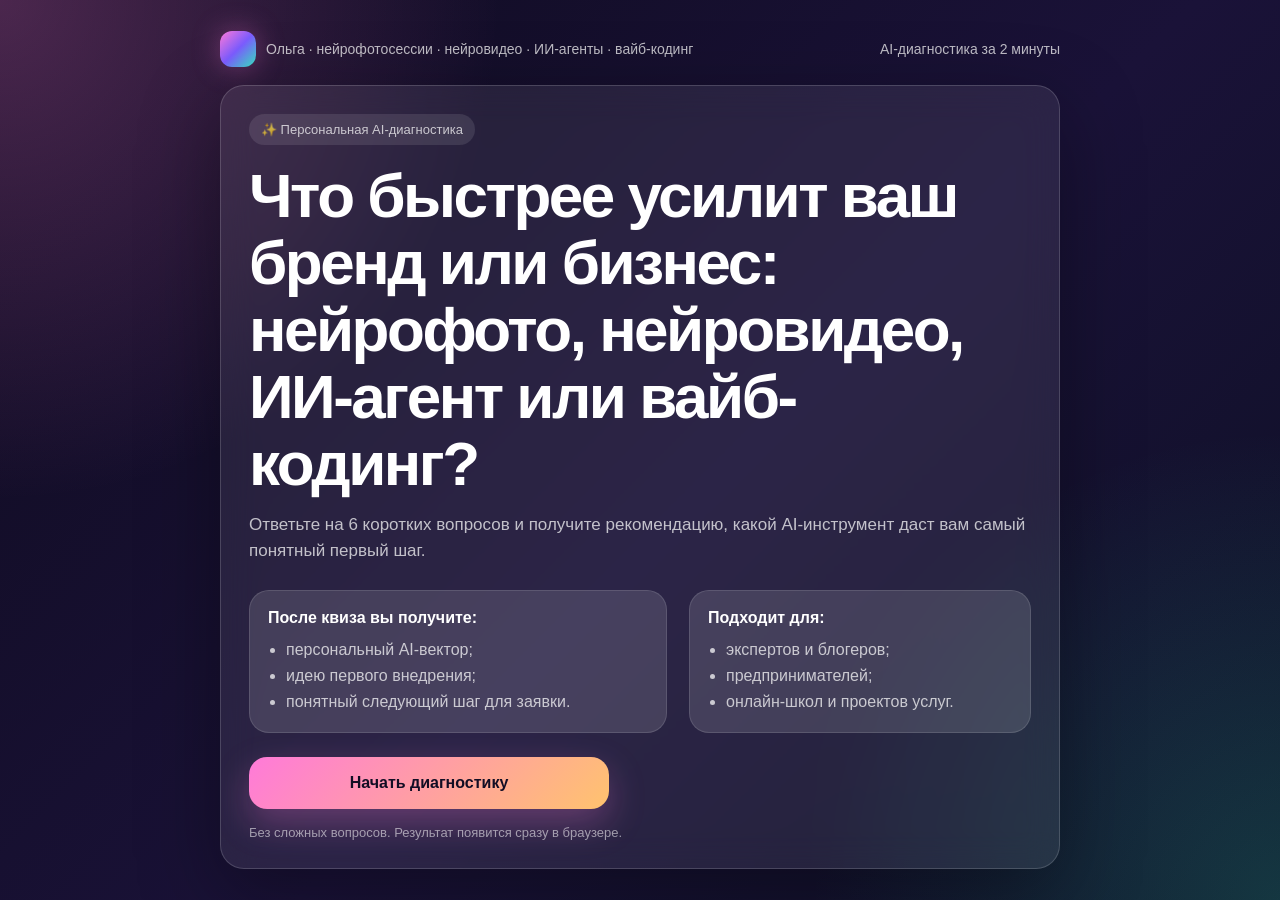
<file: projects/ai-quiz/quiz-olga-ai.html>
<!DOCTYPE html>
<html lang="ru">
<head>
  <meta charset="UTF-8" />
  <meta name="viewport" content="width=device-width, initial-scale=1.0" />
  <title>AI-диагностика от Ольги</title>
  <style>
    :root {
      --bg: #0f0b1f;
      --card: rgba(255, 255, 255, 0.08);
      --card-strong: rgba(255, 255, 255, 0.13);
      --text: #ffffff;
      --muted: rgba(255, 255, 255, 0.72);
      --accent: #ff7ad9;
      --accent-2: #7c5cff;
      --accent-3: #37e7c4;
      --danger: #ff5470;
      --radius: 24px;
      --shadow: 0 24px 80px rgba(0, 0, 0, 0.35);
    }

    * {
      box-sizing: border-box;
    }

    body {
      margin: 0;
      min-height: 100vh;
      font-family: Inter, Arial, sans-serif;
      background:
        radial-gradient(circle at top left, rgba(255, 122, 217, 0.25), transparent 32%),
        radial-gradient(circle at bottom right, rgba(55, 231, 196, 0.18), transparent 30%),
        linear-gradient(135deg, #0f0b1f 0%, #1a1238 55%, #0d1024 100%);
      color: var(--text);
      display: flex;
      align-items: center;
      justify-content: center;
      padding: 20px;
    }

    .quiz-shell {
      width: 100%;
      max-width: 840px;
    }

    .brand {
      display: flex;
      align-items: center;
      justify-content: space-between;
      gap: 16px;
      margin-bottom: 18px;
      color: var(--muted);
      font-size: 14px;
    }

    .brand-name {
      display: inline-flex;
      align-items: center;
      gap: 10px;
    }

    .logo {
      width: 36px;
      height: 36px;
      border-radius: 12px;
      background: linear-gradient(135deg, var(--accent), var(--accent-2), var(--accent-3));
      box-shadow: 0 0 28px rgba(255, 122, 217, 0.35);
    }

    .card {
      background: var(--card);
      border: 1px solid rgba(255, 255, 255, 0.16);
      backdrop-filter: blur(18px);
      border-radius: var(--radius);
      box-shadow: var(--shadow);
      padding: 28px;
      overflow: hidden;
    }

    .badge {
      display: inline-flex;
      align-items: center;
      gap: 8px;
      padding: 8px 12px;
      border-radius: 999px;
      background: rgba(255, 255, 255, 0.1);
      color: var(--muted);
      font-size: 13px;
      margin-bottom: 18px;
    }

    h1, h2 {
      margin: 0;
      line-height: 1.08;
      letter-spacing: -0.04em;
    }

    h1 {
      font-size: clamp(34px, 6vw, 62px);
      max-width: 760px;
    }

    h2 {
      font-size: clamp(28px, 4vw, 44px);
    }

    p {
      margin: 14px 0 0;
      color: var(--muted);
      font-size: 17px;
      line-height: 1.55;
    }

    .hero-grid {
      display: grid;
      grid-template-columns: 1.1fr 0.9fr;
      gap: 22px;
      align-items: stretch;
      margin-top: 26px;
    }

    .mini-panel {
      background: var(--card-strong);
      border-radius: 20px;
      padding: 18px;
      border: 1px solid rgba(255, 255, 255, 0.12);
    }

    .mini-panel strong {
      display: block;
      font-size: 16px;
      margin-bottom: 10px;
    }

    .mini-panel ul {
      margin: 0;
      padding-left: 18px;
      color: var(--muted);
      line-height: 1.6;
    }

    .btn {
      width: 100%;
      border: 0;
      border-radius: 18px;
      padding: 17px 20px;
      font-size: 16px;
      font-weight: 700;
      color: #120d24;
      cursor: pointer;
      background: linear-gradient(135deg, var(--accent), #ffc36e);
      transition: transform 0.18s ease, box-shadow 0.18s ease, opacity 0.18s ease;
      box-shadow: 0 14px 36px rgba(255, 122, 217, 0.28);
    }

    .btn:hover {
      transform: translateY(-2px);
      box-shadow: 0 18px 44px rgba(255, 122, 217, 0.38);
    }

    .btn.secondary {
      background: rgba(255, 255, 255, 0.1);
      color: var(--text);
      box-shadow: none;
      border: 1px solid rgba(255, 255, 255, 0.14);
    }

    .btn-row {
      display: grid;
      grid-template-columns: 1fr 1fr;
      gap: 12px;
      margin-top: 20px;
    }

    .start-btn {
      margin-top: 24px;
      max-width: 360px;
    }

    .progress-wrap {
      margin-bottom: 24px;
    }

    .progress-top {
      display: flex;
      justify-content: space-between;
      color: var(--muted);
      font-size: 14px;
      margin-bottom: 10px;
    }

    .progress {
      height: 10px;
      border-radius: 999px;
      background: rgba(255, 255, 255, 0.12);
      overflow: hidden;
    }

    .progress-bar {
      height: 100%;
      width: 0;
      border-radius: 999px;
      background: linear-gradient(90deg, var(--accent), var(--accent-2), var(--accent-3));
      transition: width 0.35s ease;
    }

    .question-hint {
      color: var(--muted);
      margin-top: 10px;
      font-size: 16px;
    }

    .options {
      display: grid;
      gap: 12px;
      margin-top: 26px;
    }

    .option {
      text-align: left;
      width: 100%;
      border: 1px solid rgba(255, 255, 255, 0.13);
      background: rgba(255, 255, 255, 0.085);
      color: var(--text);
      border-radius: 18px;
      padding: 18px 18px;
      cursor: pointer;
      font-size: 16px;
      line-height: 1.35;
      transition: transform 0.16s ease, background 0.16s ease, border 0.16s ease;
    }

    .option:hover {
      transform: translateY(-2px);
      background: rgba(255, 255, 255, 0.14);
      border-color: rgba(255, 255, 255, 0.26);
    }

    .form {
      display: grid;
      gap: 14px;
      margin-top: 24px;
    }

    .input {
      width: 100%;
      border: 1px solid rgba(255, 255, 255, 0.16);
      background: rgba(255, 255, 255, 0.09);
      color: var(--text);
      border-radius: 16px;
      padding: 16px;
      font-size: 16px;
      outline: none;
    }

    .input::placeholder {
      color: rgba(255, 255, 255, 0.48);
    }

    .input:focus {
      border-color: rgba(255, 122, 217, 0.8);
      box-shadow: 0 0 0 4px rgba(255, 122, 217, 0.12);
    }

    .result-card {
      display: grid;
      gap: 18px;
      margin-top: 24px;
    }

    .result-main {
      padding: 22px;
      border-radius: 22px;
      background:
        linear-gradient(135deg, rgba(255, 122, 217, 0.16), rgba(124, 92, 255, 0.16)),
        rgba(255, 255, 255, 0.08);
      border: 1px solid rgba(255, 255, 255, 0.15);
    }

    .result-label {
      color: var(--accent-3);
      font-weight: 800;
      font-size: 14px;
      text-transform: uppercase;
      letter-spacing: 0.08em;
      margin-bottom: 10px;
    }

    .result-title {
      font-size: clamp(28px, 4vw, 42px);
      line-height: 1.1;
      letter-spacing: -0.04em;
      margin: 0;
    }

    .result-list {
      display: grid;
      gap: 12px;
      margin: 0;
      padding: 0;
      list-style: none;
    }

    .result-list li {
      padding: 15px 16px;
      border-radius: 16px;
      background: rgba(255, 255, 255, 0.085);
      color: var(--muted);
      line-height: 1.45;
    }

    .result-list strong {
      color: var(--text);
    }

    .note {
      margin-top: 16px;
      font-size: 13px;
      color: rgba(255, 255, 255, 0.55);
    }

    .tiny {
      font-size: 13px;
      color: rgba(255, 255, 255, 0.55);
      line-height: 1.45;
    }

    .hidden {
      display: none !important;
    }

    @media (max-width: 720px) {
      body {
        align-items: flex-start;
        padding: 14px;
      }

      .card {
        padding: 22px;
        border-radius: 22px;
      }

      .brand {
        flex-direction: column;
        align-items: flex-start;
      }

      .hero-grid {
        grid-template-columns: 1fr;
      }

      .btn-row {
        grid-template-columns: 1fr;
      }

      .start-btn {
        max-width: none;
      }
    }
  </style>
</head>

<body>
  <main class="quiz-shell">
    <div class="brand">
      <div class="brand-name">
        <div class="logo"></div>
        <span>Ольга · нейрофотосессии · нейровидео · ИИ-агенты · вайб-кодинг</span>
      </div>
      <span>AI-диагностика за 2 минуты</span>
    </div>

    <section class="card" id="app"></section>
  </main>

  <script>
    const TELEGRAM_LINK = "https://t.me/your_username"; 
    // Замените your_username на ваш Telegram, например: https://t.me/olga_ai

    const quiz = [
      {
        question: "Какая задача сейчас для вас самая важная?",
        hint: "Выберите то, что даст вам самый заметный эффект в ближайшее время.",
        options: [
          { text: "Выглядеть дороже и сильнее упаковать личный бренд", scores: { photo: 3, video: 1 } },
          { text: "Делать больше вовлекающего контента и видео", scores: { video: 3, photo: 1 } },
          { text: "Автоматизировать ответы, заявки и рутину", scores: { agent: 3 } },
          { text: "Быстро собрать сайт, квиз, бот или мини-сервис", scores: { code: 3 } },
          { text: "Понять, какой AI-инструмент вообще нужен бизнесу", scores: { system: 3, agent: 1, code: 1 } }
        ]
      },
      {
        question: "Что сейчас больше всего тормозит рост?",
        hint: "Этот ответ поможет подобрать не просто красивый инструмент, а полезное решение.",
        options: [
          { text: "Нет сильного визуала для соцсетей, сайта и рекламы", scores: { photo: 3 } },
          { text: "Контент есть, но он не цепляет и не выделяет меня", scores: { video: 3, photo: 1 } },
          { text: "Много повторяющихся сообщений и ручных ответов", scores: { agent: 3 } },
          { text: "Есть идея продукта, но нет быстрого прототипа", scores: { code: 3 } },
          { text: "Много разрозненных процессов, хочется собрать систему", scores: { system: 3, agent: 1 } }
        ]
      },
      {
        question: "Кто вы по формату проекта?",
        hint: "Так результат будет ближе к вашей реальности.",
        options: [
          { text: "Эксперт, наставник, коуч, психолог или консультант", scores: { photo: 2, video: 1, system: 1 } },
          { text: "Предприниматель или владелец услуг", scores: { agent: 2, code: 1, system: 1 } },
          { text: "Блогер, автор, креатор", scores: { photo: 2, video: 2 } },
          { text: "Онлайн-школа, клуб или образовательный проект", scores: { agent: 2, code: 2, system: 1 } },
          { text: "Пока тестирую новую идею", scores: { code: 3, system: 1 } }
        ]
      },
      {
        question: "Что вы хотите получить на выходе?",
        hint: "Здесь выбираем формат результата, который легче всего внедрить.",
        options: [
          { text: "Пакет AI-фото для профиля, сайта, баннеров и прогревов", scores: { photo: 3 } },
          { text: "Нейровидео для Reels, рекламы, презентации или запуска", scores: { video: 3 } },
          { text: "ИИ-агента, который общается с клиентами и собирает заявки", scores: { agent: 3 } },
          { text: "Рабочий прототип: квиз, лендинг, бот, калькулятор или MVP", scores: { code: 3 } },
          { text: "Связку из нескольких AI-инструментов под мою воронку", scores: { system: 3 } }
        ]
      },
      {
        question: "Где вы планируете использовать результат?",
        hint: "Можно выбрать ближайший сценарий, даже если площадок несколько.",
        options: [
          { text: "Instagram, Telegram, личный бренд, аватарки и обложки", scores: { photo: 2, video: 1 } },
          { text: "Reels, Shorts, сторис, презентации и рекламные ролики", scores: { video: 3 } },
          { text: "Telegram, сайт, CRM, мессенджеры, обработка заявок", scores: { agent: 3 } },
          { text: "Отдельная страница, Tilda, сайт, бот или интерактив", scores: { code: 3 } },
          { text: "Хочу встроить AI в путь клиента от первого касания до заявки", scores: { system: 3, agent: 1 } }
        ]
      },
      {
        question: "Какой темп вам комфортен?",
        hint: "Это не обязательство, а ориентир для рекомендации.",
        options: [
          { text: "Хочу быстрый заметный результат для упаковки", scores: { photo: 2, video: 1 } },
          { text: "Хочу быстро усилить контент и охваты", scores: { video: 2, photo: 1 } },
          { text: "Хочу системно разгрузить себя или команду", scores: { agent: 2, system: 1 } },
          { text: "Хочу быстро проверить идею без долгой разработки", scores: { code: 2 } },
          { text: "Хочу понять стратегию и собрать AI-систему постепенно", scores: { system: 3 } }
        ]
      }
    ];

    const results = {
      photo: {
        label: "Ваш AI-вектор",
        title: "Нейрофотосессия для личного бренда",
        subtitle: "Вам сейчас важнее всего усилить визуальное впечатление: выглядеть дороже, понятнее и заметнее в соцсетях, на сайте и в продажах.",
        bullets: [
          ["Что сделать первым", "Собрать 3–5 визуальных образов под вашу нишу: экспертный, премиальный, теплый, креативный или статусный."],
          ["Где использовать", "Аватар, шапка профиля, обложки продуктов, баннеры, лендинг, Telegram, прогревы и рекламные креативы."],
          ["Лучший оффер", "Пакет AI-фото с подбором образа, локаций, стилистики и готовыми кадрами под вашу воронку."]
        ],
        cta: "Хочу идеи для нейрофотосессии"
      },
      video: {
        label: "Ваш AI-вектор",
        title: "Нейровидео для контента и продаж",
        subtitle: "Вам подойдет формат, который быстро добавляет динамику, эмоцию и вау-эффект в коммуникацию бренда.",
        bullets: [
          ["Что сделать первым", "Выбрать 1–2 сценария: экспертный ролик, промо, Reels, видео-презентация услуги или визуальный трейлер запуска."],
          ["Где использовать", "Reels, Shorts, сторис, рекламные объявления, презентации, обложки запусков и прогревающие посты."],
          ["Лучший оффер", "Нейровидео под конкретную цель: привлечь внимание, объяснить продукт, усилить запуск или повысить доверие."]
        ],
        cta: "Обсудить нейровидео"
      },
      agent: {
        label: "Ваш AI-вектор",
        title: "ИИ-агент для бизнеса",
        subtitle: "У вас есть потенциал быстро снизить ручную рутину: ответы клиентам, квалификация заявок, запись, напоминания и первичная консультация.",
        bullets: [
          ["Что сделать первым", "Описать частые вопросы, путь клиента и действия, которые агент должен выполнять до передачи заявки вам."],
          ["Где использовать", "Telegram, сайт, CRM, мессенджеры, форма заявки, база знаний, внутренняя поддержка или отдел продаж."],
          ["Лучший оффер", "ИИ-агент, который отвечает, уточняет потребность, сегментирует лида и передает горячие заявки."]
        ],
        cta: "Хочу карту ИИ-агента"
      },
      code: {
        label: "Ваш AI-вектор",
        title: "Вайб-кодинг: квиз, бот, лендинг или MVP",
        subtitle: "Вам нужен быстрый рабочий прототип, который можно показать аудитории, собрать заявки или проверить идею без долгой разработки.",
        bullets: [
          ["Что сделать первым", "Выбрать один компактный формат: квиз, калькулятор, интерактивный лендинг, Telegram-бот или мини-сервис."],
          ["Где использовать", "Сайт, Tilda, отдельная HTML-страница, Telegram, запуск продукта, лид-магнит или тест новой гипотезы."],
          ["Лучший оффер", "Быстрый MVP через вайб-кодинг: структура, дизайн, логика, код и понятный сценарий для пользователя."]
        ],
        cta: "Хочу идею MVP"
      },
      system: {
        label: "Ваш AI-вектор",
        title: "AI-система для бренда и воронки",
        subtitle: "Вам лучше подойдет не один инструмент, а связка: визуал, видео, автоматизация и интерактив, собранные вокруг пути клиента.",
        bullets: [
          ["Что сделать первым", "Провести короткую AI-диагностику: где нужен визуал, где видео, где агент, а где интерактивный лид-магнит."],
          ["Где использовать", "Личный бренд, контент, заявки, консультации, продажи, обучение, клиентский сервис и автоматизация рутины."],
          ["Лучший оффер", "Персональная AI-карта: какие инструменты внедрять первыми и какой даст самый быстрый эффект."]
        ],
        cta: "Хочу AI-карту"
      }
    };

    let current = 0;
    let answers = [];
    let scores = {
      photo: 0,
      video: 0,
      agent: 0,
      code: 0,
      system: 0
    };

    const app = document.getElementById("app");

    function track(eventName, params = {}) {
      console.log("Analytics event:", eventName, params);
      window.dataLayer = window.dataLayer || [];
      window.dataLayer.push({
        event: eventName,
        ...params
      });
    }

    function renderStart() {
      app.innerHTML = `
        <div class="badge">✨ Персональная AI-диагностика</div>
        <h1>Что быстрее усилит ваш бренд или бизнес: нейрофото, нейровидео, ИИ-агент или вайб-кодинг?</h1>
        <p>
          Ответьте на 6 коротких вопросов и получите рекомендацию, какой AI-инструмент даст вам самый понятный первый шаг.
        </p>

        <div class="hero-grid">
          <div class="mini-panel">
            <strong>После квиза вы получите:</strong>
            <ul>
              <li>персональный AI-вектор;</li>
              <li>идею первого внедрения;</li>
              <li>понятный следующий шаг для заявки.</li>
            </ul>
          </div>

          <div class="mini-panel">
            <strong>Подходит для:</strong>
            <ul>
              <li>экспертов и блогеров;</li>
              <li>предпринимателей;</li>
              <li>онлайн-школ и проектов услуг.</li>
            </ul>
          </div>
        </div>

        <button class="btn start-btn" onclick="startQuiz()">Начать диагностику</button>
        <div class="note">Без сложных вопросов. Результат появится сразу в браузере.</div>
      `;
    }

    function startQuiz() {
      current = 0;
      answers = [];
      scores = {
        photo: 0,
        video: 0,
        agent: 0,
        code: 0,
        system: 0
      };
      track("quiz_start");
      renderQuestion();
    }

    function renderQuestion() {
      const item = quiz[current];
      const progress = Math.round((current / quiz.length) * 100);

      app.innerHTML = `
        <div class="progress-wrap">
          <div class="progress-top">
            <span>Вопрос ${current + 1} из ${quiz.length}</span>
            <span>${progress}%</span>
          </div>
          <div class="progress">
            <div class="progress-bar" style="width: ${progress}%"></div>
          </div>
        </div>

        <h2>${item.question}</h2>
        <p class="question-hint">${item.hint}</p>

        <div class="options">
          ${item.options.map((option, index) => `
            <button class="option" onclick="selectOption(${index})">
              ${option.text}
            </button>
          `).join("")}
        </div>

        <div class="note">Выберите один вариант. Его можно будет изменить после перезапуска квиза.</div>
      `;
    }

    function selectOption(index) {
      const item = quiz[current];
      const selected = item.options[index];

      answers.push({
        question: item.question,
        answer: selected.text
      });

      Object.keys(selected.scores).forEach(key => {
        scores[key] += selected.scores[key];
      });

      track("quiz_answer", {
        question_number: current + 1,
        answer: selected.text
      });

      current++;

      if (current < quiz.length) {
        renderQuestion();
      } else {
        renderLeadForm();
      }
    }

    function renderLeadForm() {
      app.innerHTML = `
        <div class="progress-wrap">
          <div class="progress-top">
            <span>Готово</span>
            <span>100%</span>
          </div>
          <div class="progress">
            <div class="progress-bar" style="width: 100%"></div>
          </div>
        </div>

        <div class="badge">🎯 Результат почти готов</div>
        <h2>Куда отправить вашу AI-рекомендацию?</h2>
        <p>
          Для демо результат можно посмотреть сразу. В рабочей версии эти данные можно отправлять в Google Sheets, CRM, Telegram или email-сервис.
        </p>

        <form class="form" onsubmit="submitLead(event)">
          <input class="input" id="leadName" type="text" placeholder="Ваше имя" />
          <input class="input" id="leadContact" type="text" placeholder="Telegram или email" />
          <button class="btn" type="submit">Получить мой результат</button>
        </form>

        <div class="btn-row">
          <button class="btn secondary" onclick="renderResult()">Посмотреть без контакта</button>
          <button class="btn secondary" onclick="startQuiz()">Пройти заново</button>
        </div>

        <div class="note">
          Демо-версия не отправляет данные на сервер. Контакт сохраняется только в браузере через localStorage.
        </div>
      `;
    }

    function submitLead(event) {
      event.preventDefault();

      const name = document.getElementById("leadName").value.trim();
      const contact = document.getElementById("leadContact").value.trim();

      localStorage.setItem("olga_ai_quiz_lead", JSON.stringify({
        name,
        contact,
        answers,
        scores,
        createdAt: new Date().toISOString()
      }));

      track("lead_submit", {
        name_provided: Boolean(name),
        contact_provided: Boolean(contact),
        top_result: getTopResultKey()
      });

      renderResult();
    }

    function getTopResultKey() {
      return Object.entries(scores)
        .sort((a, b) => b[1] - a[1])[0][0];
    }

    function renderResult() {
      const topKey = getTopResultKey();
      const result = results[topKey];

      track("quiz_result_view", {
        result: topKey,
        scores: JSON.stringify(scores)
      });

      app.innerHTML = `
        <div class="badge">✨ Ваш персональный результат</div>

        <div class="result-card">
          <div class="result-main">
            <div class="result-label">${result.label}</div>
            <h2 class="result-title">${result.title}</h2>
            <p>${result.subtitle}</p>
          </div>

          <ul class="result-list">
            ${result.bullets.map(item => `
              <li><strong>${item[0]}:</strong> ${item[1]}</li>
            `).join("")}
          </ul>

          <div class="mini-panel">
            <strong>Что написать Ольге:</strong>
            <p id="messageText">
              Ольга, здравствуйте! Я прошла AI-диагностику. Мой результат: «${result.title}». Хочу понять, какой первый шаг подойдет под мой проект.
            </p>
          </div>

          <div class="btn-row">
            <button class="btn" onclick="openTelegram('${result.title}')">${result.cta}</button>
            <button class="btn secondary" onclick="copyResult()">Скопировать результат</button>
          </div>

          <button class="btn secondary" onclick="startQuiz()">Пройти заново</button>

          <div class="tiny">
            Для полноценной версии можно подключить отправку заявок в Telegram, Google Sheets, amoCRM, GetCourse, Notion или email-сервис через backend или Make/Zapier.
          </div>
        </div>
      `;
    }

    function openTelegram(resultTitle) {
      const message = encodeURIComponent(
        `Ольга, здравствуйте! Я прошла AI-диагностику. Мой результат: «${resultTitle}». Хочу понять, какой первый шаг подойдет под мой проект.`
      );

      track("telegram_click", {
        result: resultTitle
      });

      window.open(`${TELEGRAM_LINK}?text=${message}`, "_blank");
    }

    function copyResult() {
      const message = document.getElementById("messageText").innerText.trim();

      navigator.clipboard.writeText(message).then(() => {
        alert("Результат скопирован. Можно отправить его Ольге в Telegram.");
        track("result_copy");
      }).catch(() => {
        alert("Не удалось скопировать автоматически. Выделите текст вручную.");
      });
    }

    renderStart();
  </script>
</body>
</html>
</file>
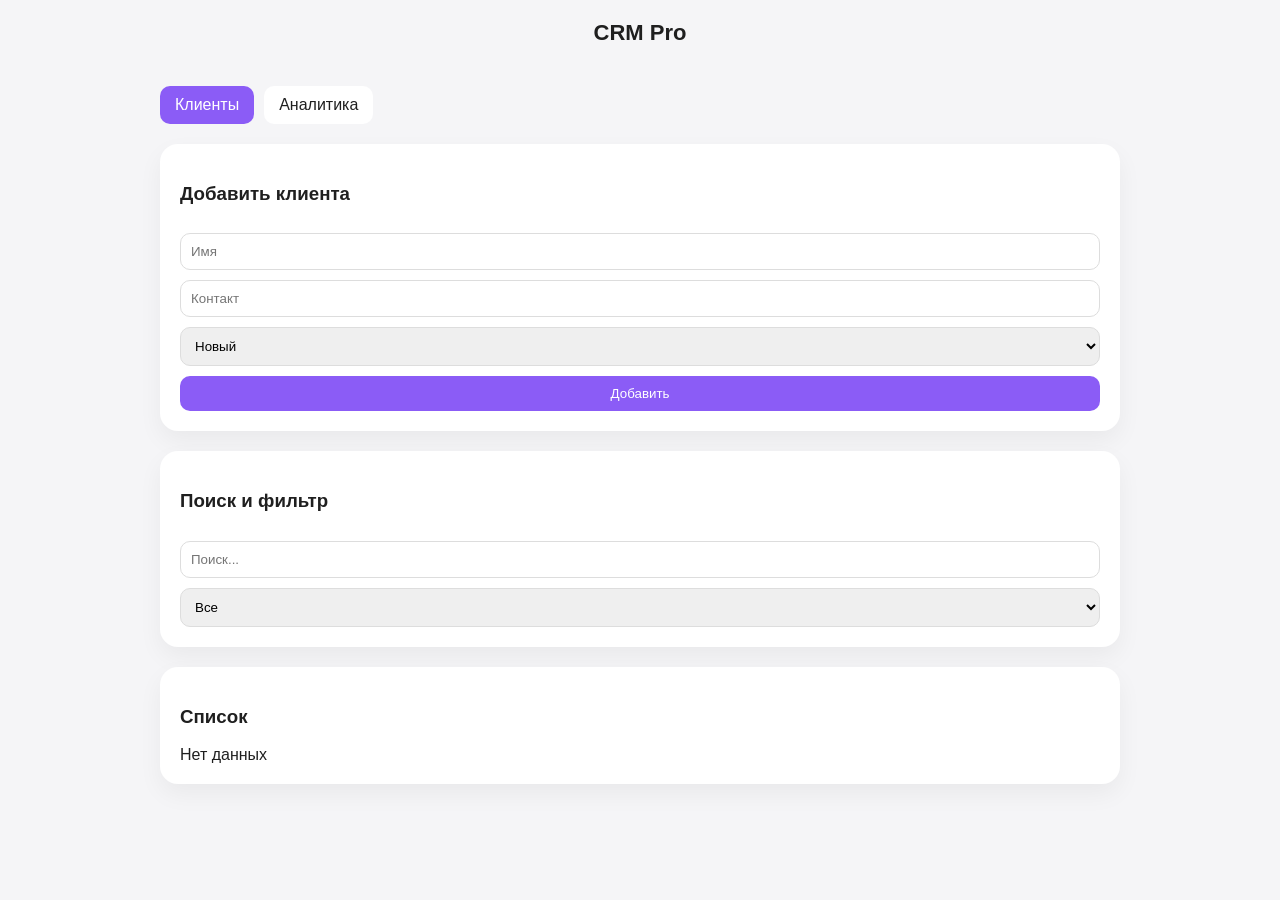
<file: projects/calculator_buiti/МОЙ КОД  - CRM Pro для бьюти!!!    index.html>
<!DOCTYPE html>
<html lang="ru">
<head>
<meta charset="UTF-8">
<meta name="viewport" content="width=device-width, initial-scale=1.0">
<title>CRM Pro</title>

<style>
:root {
  --bg: #f5f5f7;
  --card: #ffffff;
  --text: #1f1f1f;
  --muted: #6b7280;
  --accent: #8b5cf6;
  --accent-dark: #6d28d9;
  --danger: #ef4444;
  --radius: 18px;
}

* { box-sizing: border-box; }

body {
  margin: 0;
  font-family: Arial, sans-serif;
  background: var(--bg);
  color: var(--text);
}

header {
  padding: 20px;
  text-align: center;
  font-size: 22px;
  font-weight: bold;
}

main {
  max-width: 1000px;
  margin: auto;
  padding: 20px;
}

.tabs {
  display: flex;
  gap: 10px;
  margin-bottom: 20px;
}

.tab {
  padding: 10px 15px;
  background: var(--card);
  border-radius: 10px;
  cursor: pointer;
}

.tab.active {
  background: var(--accent);
  color: white;
}

.card {
  background: var(--card);
  padding: 20px;
  border-radius: var(--radius);
  box-shadow: 0 10px 25px rgba(0,0,0,0.05);
  margin-bottom: 20px;
}

input, select, button {
  width: 100%;
  margin-top: 10px;
  padding: 10px;
  border-radius: 10px;
  border: 1px solid #ddd;
}

button {
  background: var(--accent);
  color: white;
  border: none;
  cursor: pointer;
}

button:hover {
  background: var(--accent-dark);
}

.client {
  border-top: 1px solid #eee;
  padding: 10px 0;
}

.row {
  display: flex;
  gap: 10px;
}

.row > * {
  flex: 1;
}

.delete {
  background: var(--danger);
  margin-top: 10px;
}

.hidden {
  display: none;
}

.stat {
  font-size: 18px;
  margin: 10px 0;
}
</style>
</head>

<body>

<header>CRM Pro</header>

<main>

<div class="tabs">
  <div class="tab active" onclick="switchTab('clients')">Клиенты</div>
  <div class="tab" onclick="switchTab('analytics')">Аналитика</div>
</div>

<!-- КЛИЕНТЫ -->
<section id="clients" class="tab-content">

<div class="card">
  <h3>Добавить клиента</h3>
  <input id="name" placeholder="Имя">
  <input id="contact" placeholder="Контакт">
  <select id="status">
    <option>Новый</option>
    <option>В работе</option>
    <option>Закрыт</option>
  </select>
  <button onclick="addClient()">Добавить</button>
</div>

<div class="card">
  <h3>Поиск и фильтр</h3>
  <input id="search" placeholder="Поиск..." oninput="render()">
  <select id="filter" onchange="render()">
    <option value="">Все</option>
    <option>Новый</option>
    <option>В работе</option>
    <option>Закрыт</option>
  </select>
</div>

<div class="card">
  <h3>Список</h3>
  <div id="list"></div>
</div>

</section>

<!-- АНАЛИТИКА -->
<section id="analytics" class="tab-content hidden">
  <div class="card">
    <h3>Статистика</h3>
    <div id="stats"></div>
    <button onclick="exportData()">Экспорт JSON</button>
  </div>
</section>

</main>

<script>
let clients = JSON.parse(localStorage.getItem('crm_pro')) || [];

function save() {
  localStorage.setItem('crm_pro', JSON.stringify(clients));
}

function switchTab(tab) {
  document.querySelectorAll('.tab').forEach(t => t.classList.remove('active'));
  event.target.classList.add('active');

  document.querySelectorAll('.tab-content').forEach(c => c.classList.add('hidden'));
  document.getElementById(tab).classList.remove('hidden');

  if (tab === 'analytics') renderStats();
}

function addClient() {
  const name = document.getElementById('name').value.trim();
  if (!name) return alert('Введите имя');

  clients.push({
    name,
    contact: document.getElementById('contact').value,
    status: document.getElementById('status').value
  });

  save();
  render();
}

function render() {
  const list = document.getElementById('list');
  list.innerHTML = '';

  const search = document.getElementById('search').value.toLowerCase();
  const filter = document.getElementById('filter').value;

  const filtered = clients.filter(c =>
    (!filter || c.status === filter) &&
    c.name.toLowerCase().includes(search)
  );

  if (filtered.length === 0) {
    list.textContent = 'Нет данных';
    return;
  }

  filtered.forEach((c, i) => {
    const div = document.createElement('div');
    div.className = 'client';

    div.textContent = `${c.name} — ${c.status}`;

    const del = document.createElement('button');
    del.textContent = 'Удалить';
    del.className = 'delete';
    del.onclick = () => {
      clients.splice(i, 1);
      save();
      render();
    };

    div.appendChild(del);
    list.appendChild(div);
  });
}

function renderStats() {
  const stats = {};
  clients.forEach(c => {
    stats[c.status] = (stats[c.status] || 0) + 1;
  });

  const container = document.getElementById('stats');
  container.innerHTML = '';

  for (let key in stats) {
    const div = document.createElement('div');
    div.className = 'stat';
    div.textContent = `${key}: ${stats[key]}`;
    container.appendChild(div);
  }
}

function exportData() {
  const dataStr = JSON.stringify(clients, null, 2);
  const blob = new Blob([dataStr], { type: "application/json" });
  const a = document.createElement('a');
  a.href = URL.createObjectURL(blob);
  a.download = 'crm_data.json';
  a.click();
}

render();
</script>

</body>
</html>
</file>
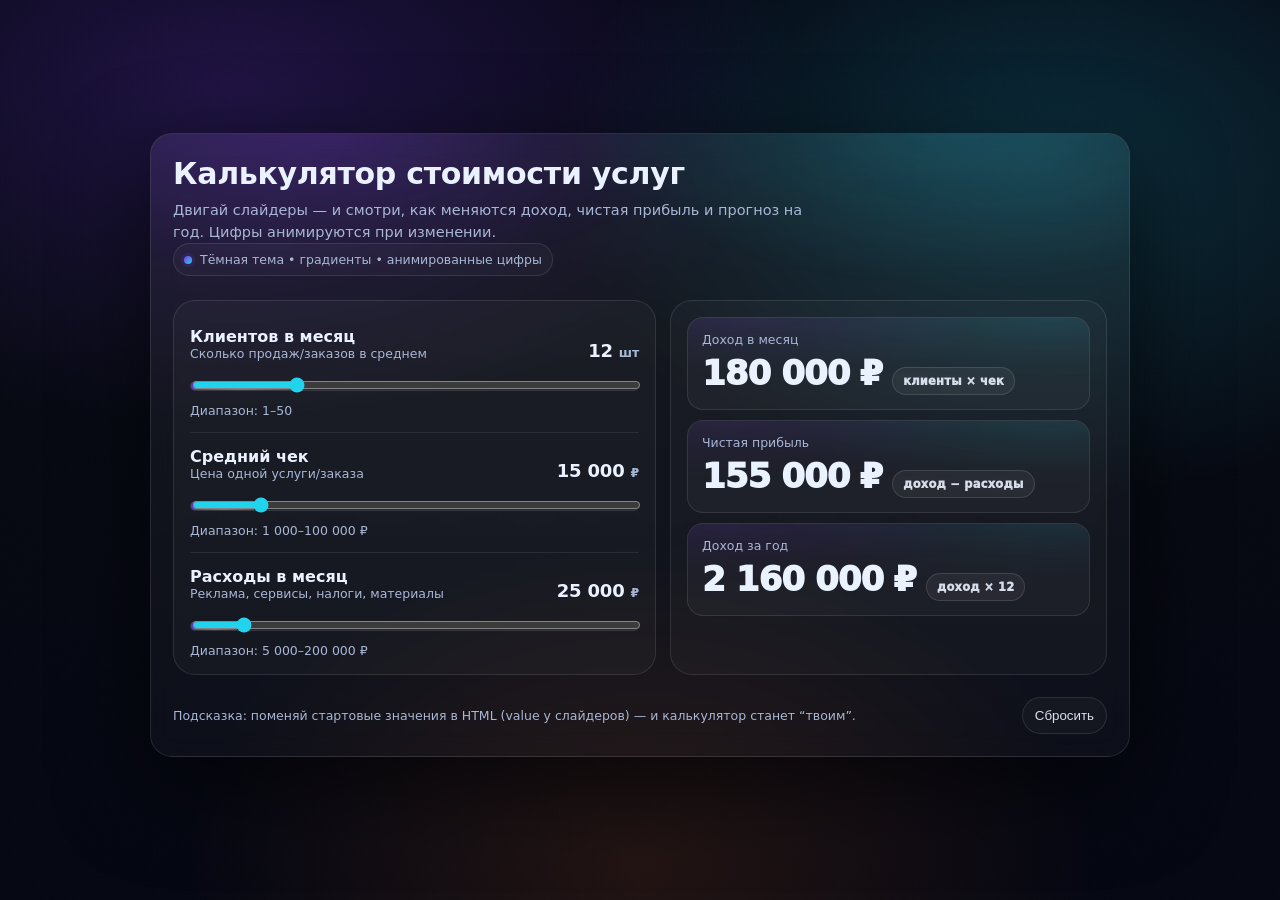
<file: projects/calculator_yslyg/калькуляторpreview.html>
<!doctype html>
<html lang="ru">
<head>
  <meta charset="utf-8" />
  <meta name="viewport" content="width=device-width,initial-scale=1" />
  <title>Калькулятор стоимости услуг</title>
  <meta name="description" content="Интерактивный калькулятор: клиенты, средний чек, расходы. Считает доход/прибыль/год." />
  <style>
    :root{
      --bg:#070a12;
      --panel: rgba(255,255,255,.05);
      --panel2: rgba(255,255,255,.035);
      --line: rgba(255,255,255,.10);
      --text:#eaf1ff;
      --muted:#a9b7d6;
      --shadow: 0 28px 90px rgba(0,0,0,.55);
      --r: 22px;
      --r2: 16px;
      --accent1:#7c3aed; /* violet */
      --accent2:#22d3ee; /* cyan */
      --accent3:#f97316; /* orange */
    }
    *{box-sizing:border-box}
    html,body{height:100%}
    body{
      margin:0;
      color:var(--text);
      font-family: ui-sans-serif, system-ui, -apple-system, "Segoe UI", Roboto, Arial, "Noto Sans", "Apple Color Emoji","Segoe UI Emoji";
      background:
        radial-gradient(950px 560px at 18% 10%, rgba(124,58,237,.22), transparent 60%),
        radial-gradient(820px 560px at 82% 18%, rgba(34,211,238,.18), transparent 60%),
        radial-gradient(760px 520px at 50% 96%, rgba(249,115,22,.12), transparent 60%),
        linear-gradient(180deg, #050712 0%, var(--bg) 35%, #050712 100%);
      overflow-x:hidden;
    }
    .noise{
      pointer-events:none;
      position:fixed; inset:0;
      background-image:url('data:image/svg+xml;utf8,<svg xmlns="http://www.w3.org/2000/svg" width="140" height="140"><filter id="n"><feTurbulence type="fractalNoise" baseFrequency=".75" numOctaves="3" stitchTiles="stitch"/></filter><rect width="140" height="140" filter="url(%23n)" opacity=".25"/></svg>');
      mix-blend-mode: overlay;
      opacity:.055;
      z-index:-1;
    }
    .wrap{
      min-height:100%;
      display:flex;
      align-items:center;
      justify-content:center;
      padding: 26px 16px 36px;
    }
    .card{
      width:min(980px, 100%);
      border-radius: var(--r);
      border:1px solid rgba(255,255,255,.10);
      background: linear-gradient(180deg, rgba(255,255,255,.06), rgba(255,255,255,.03));
      box-shadow: var(--shadow);
      overflow:hidden;
      backdrop-filter: blur(14px);
      position:relative;
    }
    .card::before{
      content:"";
      position:absolute; inset:-2px;
      background:
        radial-gradient(600px 260px at 18% 0%, rgba(124,58,237,.22), transparent 60%),
        radial-gradient(620px 260px at 82% 0%, rgba(34,211,238,.18), transparent 62%);
      opacity:.9;
      pointer-events:none;
      mask: linear-gradient(#000, transparent 70%);
    }
    header{
      padding: 22px 22px 10px;
      position:relative;
    }
    h1{
      margin:0;
      font-size: clamp(20px, 3.3vw, 30px);
      letter-spacing: -.3px;
    }
    .sub{
      margin: 8px 0 0;
      color: var(--muted);
      line-height:1.55;
      max-width: 72ch;
      font-size: 14.5px;
    }

    .grid{
      display:grid;
      grid-template-columns: 1.05fr .95fr;
      gap: 14px;
      padding: 14px 22px 22px;
      position:relative;
    }

    .panel{
      border: 1px solid rgba(255,255,255,.10);
      background: rgba(255,255,255,.03);
      border-radius: var(--r);
      padding: 16px;
      position:relative;
      overflow:hidden;
    }
    .panel.soft{
      background: rgba(255,255,255,.028);
    }

    .row{
      display:flex;
      align-items:baseline;
      justify-content:space-between;
      gap: 12px;
      margin-bottom: 10px;
    }
    .label{
      font-weight:800;
      letter-spacing:.1px;
    }
    .hint{
      color: var(--muted);
      font-size: 12.5px;
    }
    .value{
      font-weight:900;
      letter-spacing: -.2px;
      display:flex;
      align-items:baseline;
      gap:6px;
    }
    .value b{
      font-size: 18px;
    }
    .pill{
      display:inline-flex; align-items:center; gap:8px;
      padding: 8px 10px;
      border:1px solid rgba(255,255,255,.10);
      background: rgba(255,255,255,.03);
      border-radius: 999px;
      color: var(--muted);
      font-size: 12.5px;
      width:fit-content;
    }
    .dot{
      width:8px;height:8px;border-radius:99px;
      background: linear-gradient(135deg, var(--accent1), var(--accent2));
      box-shadow: 0 0 0 3px rgba(124,58,237,.14);
    }

    .control{
      margin-top: 14px;
      padding-top: 14px;
      border-top: 1px solid rgba(255,255,255,.08);
    }
    .control:first-of-type{
      margin-top: 10px;
      padding-top: 0;
      border-top: none;
    }
    .topline{
      display:flex;
      align-items:flex-end;
      justify-content:space-between;
      gap: 12px;
      margin-bottom: 8px;
    }
    .topline .name{
      font-weight: 800;
    }
    .topline .range{
      color: var(--muted);
      font-size: 12px;
    }

    input[type="range"]{
      width:100%;
      accent-color: var(--accent2);
      height: 28px;
      background: transparent;
    }
    .range-wrap{
      position:relative;
    }
    .bar{
      height: 10px;
      border-radius: 999px;
      background: rgba(255,255,255,.06);
      border: 1px solid rgba(255,255,255,.08);
      overflow:hidden;
      position:absolute;
      left:0; right:0;
      top: 50%;
      transform: translateY(-50%);
      pointer-events:none;
    }
    .fill{
      height:100%;
      width: 50%;
      background: linear-gradient(90deg, rgba(124,58,237,.7), rgba(34,211,238,.65), rgba(249,115,22,.45));
      filter: saturate(1.1);
    }
    input[type="range"]{
      position:relative;
      z-index:2;
    }

    .stats{
      display:grid;
      grid-template-columns: 1fr;
      gap: 10px;
    }
    .stat{
      border-radius: var(--r2);
      border: 1px solid rgba(255,255,255,.10);
      background: rgba(255,255,255,.03);
      padding: 14px 14px;
      position:relative;
      overflow:hidden;
    }
    .stat::before{
      content:"";
      position:absolute; inset:-2px;
      background: radial-gradient(420px 160px at 10% 0%, rgba(124,58,237,.20), transparent 60%),
                  radial-gradient(420px 160px at 90% 0%, rgba(34,211,238,.16), transparent 60%);
      opacity:.65;
      pointer-events:none;
      mask: linear-gradient(#000, transparent 70%);
    }
    .stat .t{
      color: var(--muted);
      font-size: 12.5px;
      margin-bottom: 6px;
      position:relative;
    }
    .stat .n{
      font-size: clamp(22px, 4vw, 34px);
      font-weight: 950;
      letter-spacing: -0.9px;
      position:relative;
      display:flex;
      align-items:baseline;
      gap: 10px;
      flex-wrap: wrap;
    }
    .badge{
      font-size: 11.5px;
      color: rgba(234,241,255,.9);
      border: 1px solid rgba(255,255,255,.12);
      background: rgba(255,255,255,.05);
      padding: 6px 10px;
      border-radius: 999px;
      letter-spacing: .2px;
      position:relative;
    }

    .footer{
      padding: 0 22px 22px;
      color: var(--muted);
      font-size: 12.5px;
      display:flex;
      align-items:center;
      justify-content:space-between;
      gap: 10px;
      flex-wrap:wrap;
      position:relative;
    }
    .btn{
      display:inline-flex;
      align-items:center;
      gap:10px;
      padding: 10px 12px;
      border-radius: 999px;
      border: 1px solid rgba(255,255,255,.10);
      background: rgba(255,255,255,.03);
      color: rgba(234,241,255,.92);
      cursor:pointer;
      transition: transform .18s ease, background .18s ease, border-color .18s ease;
      user-select:none;
    }
    .btn:hover{
      transform: translateY(-1px);
      background: rgba(255,255,255,.05);
      border-color: rgba(255,255,255,.16);
    }

    @media (max-width: 860px){
      .grid{ grid-template-columns: 1fr; }
    }
    @media (prefers-reduced-motion: reduce){
      .btn{transition:none}
    }
  </style>
</head>
<body>
  <div class="noise" aria-hidden="true"></div>

  <div class="wrap">
    <div class="card" role="application" aria-label="Интерактивный калькулятор">
      <header>
        <h1>Калькулятор стоимости услуг</h1>
        <p class="sub">Двигай слайдеры — и смотри, как меняются доход, чистая прибыль и прогноз на год. Цифры анимируются при изменении.</p>
        <span class="pill"><span class="dot"></span> Тёмная тема • градиенты • анимированные цифры</span>
      </header>

      <div class="grid">
        <section class="panel" aria-label="Ввод данных">
          <div class="control">
            <div class="topline">
              <div>
                <div class="name">Клиентов в месяц</div>
                <div class="hint">Сколько продаж/заказов в среднем</div>
              </div>
              <div class="value"><b id="vClients">12</b><span class="hint">шт</span></div>
            </div>
            <div class="range-wrap">
              <div class="bar" aria-hidden="true"><div class="fill" id="fClients"></div></div>
              <input id="clients" type="range" min="1" max="50" value="12" />
            </div>
            <div class="hint">Диапазон: 1–50</div>
          </div>

          <div class="control">
            <div class="topline">
              <div>
                <div class="name">Средний чек</div>
                <div class="hint">Цена одной услуги/заказа</div>
              </div>
              <div class="value"><b id="vCheck">15 000</b><span class="hint">₽</span></div>
            </div>
            <div class="range-wrap">
              <div class="bar" aria-hidden="true"><div class="fill" id="fCheck"></div></div>
              <input id="check" type="range" min="1000" max="100000" value="15000" step="500" />
            </div>
            <div class="hint">Диапазон: 1 000–100 000 ₽</div>
          </div>

          <div class="control">
            <div class="topline">
              <div>
                <div class="name">Расходы в месяц</div>
                <div class="hint">Реклама, сервисы, налоги, материалы</div>
              </div>
              <div class="value"><b id="vCosts">25 000</b><span class="hint">₽</span></div>
            </div>
            <div class="range-wrap">
              <div class="bar" aria-hidden="true"><div class="fill" id="fCosts"></div></div>
              <input id="costs" type="range" min="5000" max="200000" value="25000" step="1000" />
            </div>
            <div class="hint">Диапазон: 5 000–200 000 ₽</div>
          </div>
        </section>

        <aside class="panel soft" aria-label="Результаты">
          <div class="stats">
            <div class="stat">
              <div class="t">Доход в месяц</div>
              <div class="n"><span class="num" id="income">0</span> ₽ <span class="badge">клиенты × чек</span></div>
            </div>

            <div class="stat">
              <div class="t">Чистая прибыль</div>
              <div class="n"><span class="num" id="profit">0</span> ₽ <span class="badge">доход − расходы</span></div>
            </div>

            <div class="stat">
              <div class="t">Доход за год</div>
              <div class="n"><span class="num" id="year">0</span> ₽ <span class="badge">доход × 12</span></div>
            </div>
          </div>
        </aside>
      </div>

      <div class="footer">
        <span>Подсказка: поменяй стартовые значения в HTML (value у слайдеров) — и калькулятор станет “твоим”.</span>
        <button class="btn" id="reset" type="button" aria-label="Сбросить значения">
          Сбросить
        </button>
      </div>
    </div>
  </div>

  <script>
    const $ = (id) => document.getElementById(id);

    const sliders = {
      clients: { el: $('clients'), v: $('vClients'), fill: $('fClients'), min:1, max:50 },
      check:   { el: $('check'),   v: $('vCheck'),   fill: $('fCheck'),   min:1000, max:100000 },
      costs:   { el: $('costs'),   v: $('vCosts'),   fill: $('fCosts'),   min:5000, max:200000 },
    };

    const out = {
      income: $('income'),
      profit: $('profit'),
      year: $('year'),
    };

    const startValues = {
      clients: Number(sliders.clients.el.value),
      check: Number(sliders.check.el.value),
      costs: Number(sliders.costs.el.value),
    };

    const fmt = (n) => {
      // RU grouping with spaces
      return Math.round(n).toString().replace(/\B(?=(\d{3})+(?!\d))/g, " ");
    };

    function setFill(key){
      const s = sliders[key];
      const val = Number(s.el.value);
      const p = (val - s.min) / (s.max - s.min);
      s.fill.style.width = (p * 100).toFixed(2) + '%';
    }

    function animateNumber(el, to){
      const from = Number(el.dataset.value || 0);
      const start = performance.now();
      const dur = 520;

      function step(t){
        const p = Math.min(1, (t - start)/dur);
        // easeOutCubic
        const e = 1 - Math.pow(1 - p, 3);
        const v = from + (to - from) * e;
        el.textContent = fmt(v);
        if (p < 1) requestAnimationFrame(step);
        else el.dataset.value = String(to);
      }
      requestAnimationFrame(step);
    }

    function recalc(){
      const clients = Number(sliders.clients.el.value);
      const check = Number(sliders.check.el.value);
      const costs = Number(sliders.costs.el.value);

      // show current values
      sliders.clients.v.textContent = fmt(clients);
      sliders.check.v.textContent = fmt(check);
      sliders.costs.v.textContent = fmt(costs);

      // fills
      setFill('clients'); setFill('check'); setFill('costs');

      const income = clients * check;
      const profit = income - costs;
      const year = income * 12;

      animateNumber(out.income, income);
      animateNumber(out.profit, profit);
      animateNumber(out.year, year);
    }

    Object.keys(sliders).forEach(k => {
      sliders[k].el.addEventListener('input', recalc);
      setFill(k);
    });

    $('reset').addEventListener('click', () => {
      sliders.clients.el.value = startValues.clients;
      sliders.check.el.value = startValues.check;
      sliders.costs.el.value = startValues.costs;
      recalc();
    });

    // init
    recalc();
  </script>
</body>
</html>
</file>
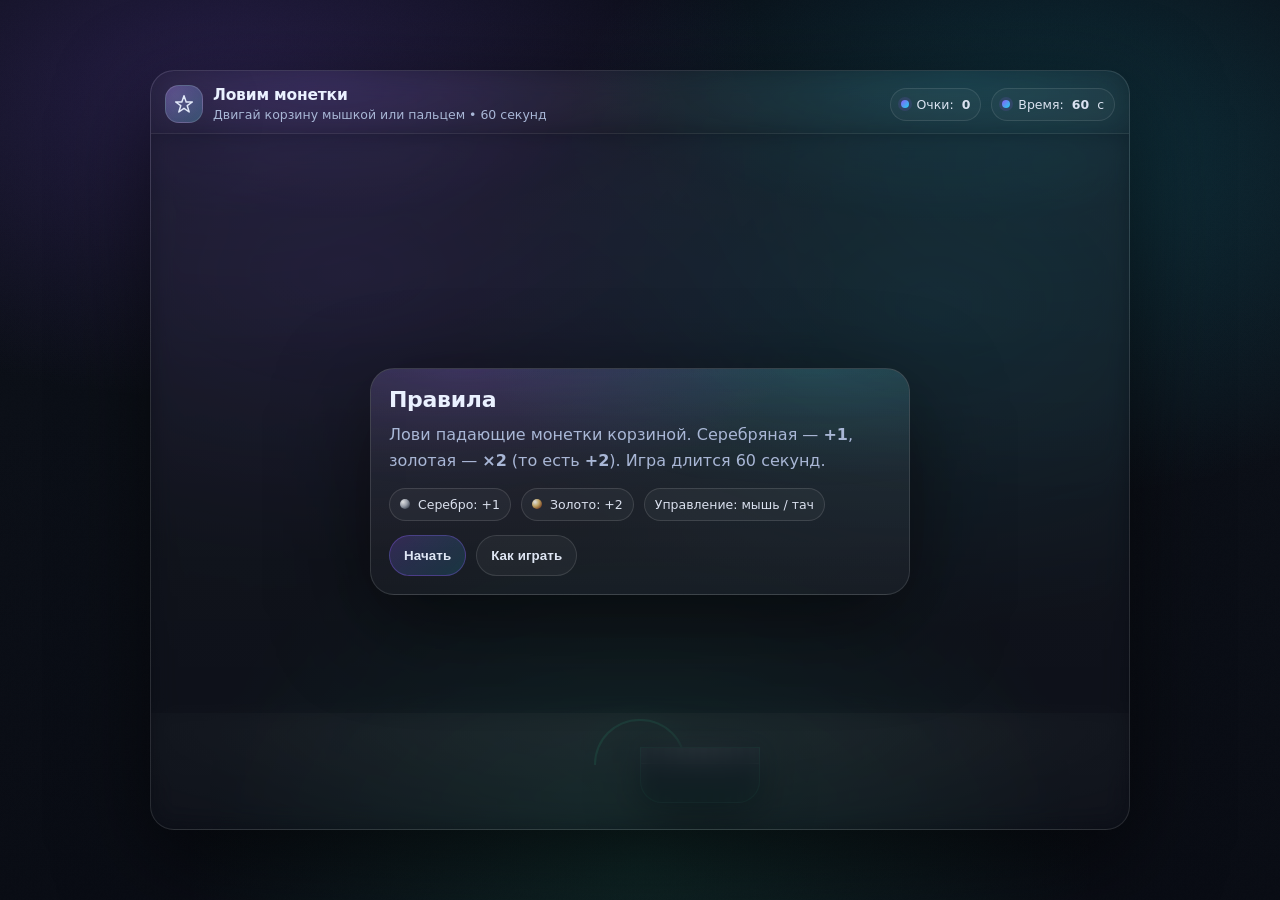
<file: projects/coin-game/играМонеткиcoin_catcher_game.html>
<!doctype html>
<html lang="ru">
<head>
  <meta charset="utf-8" />
  <meta name="viewport" content="width=device-width,initial-scale=1, user-scalable=no" />
  <title>Ловим монетки — мини‑игра</title>
  <meta name="description" content="Браузерная мини‑игра: ловим падающие золотые и серебряные монетки корзиной. 60 секунд, очки, рестарт." />
  <style>
    :root{
      --bg1:#0b0f17;
      --bg2:#090c14;
      --text:#eaf1ff;
      --muted:#a9b7d6;

      /* palette */
      --lilac:#8b5cf6;
      --lilac2:#6d28d9;
      --emerald:#34d399;
      --emerald2:#0f2f2a;
      --sky:#22d3ee;
      --silver:#d7dee9;
      --soft:#cfd6e2;

      --shadow: 0 28px 90px rgba(0,0,0,.55);
    }

    *{box-sizing:border-box}
    html,body{height:100%}
    body{
      margin:0;
      color:var(--text);
      font-family: ui-sans-serif, system-ui, -apple-system, "Segoe UI", Roboto, Arial, "Noto Sans", "Apple Color Emoji","Segoe UI Emoji";
      background:
        radial-gradient(900px 520px at 18% 10%, rgba(139,92,246,.22), transparent 60%),
        radial-gradient(820px 560px at 82% 18%, rgba(34,211,238,.18), transparent 60%),
        radial-gradient(760px 520px at 50% 96%, rgba(52,211,153,.12), transparent 60%),
        linear-gradient(180deg, var(--bg2) 0%, var(--bg1) 45%, var(--bg2) 100%);
      overflow:hidden;
      touch-action:none;
    }

    .noise{
      pointer-events:none;
      position:fixed; inset:0;
      background-image:url('data:image/svg+xml;utf8,<svg xmlns="http://www.w3.org/2000/svg" width="140" height="140"><filter id="n"><feTurbulence type="fractalNoise" baseFrequency=".75" numOctaves="3" stitchTiles="stitch"/></filter><rect width="140" height="140" filter="url(%23n)" opacity=".25"/></svg>');
      mix-blend-mode: overlay;
      opacity:.055;
      z-index:-1;
    }

    .wrap{
      height:100%;
      display:flex;
      align-items:center;
      justify-content:center;
      padding: 16px;
    }

    .shell{
      width:min(980px, 100%);
      height:min(760px, calc(100vh - 32px));
      border-radius: 24px;
      border:1px solid rgba(255,255,255,.10);
      background: linear-gradient(180deg, rgba(255,255,255,.06), rgba(255,255,255,.03));
      box-shadow: var(--shadow);
      overflow:hidden;
      backdrop-filter: blur(14px);
      position:relative;
      display:flex;
      flex-direction:column;
    }
    .shell::before{
      content:"";
      position:absolute; inset:-2px;
      background:
        radial-gradient(600px 260px at 18% 0%, rgba(139,92,246,.22), transparent 60%),
        radial-gradient(620px 260px at 82% 0%, rgba(34,211,238,.18), transparent 62%);
      opacity:.9;
      pointer-events:none;
      mask: linear-gradient(#000, transparent 70%);
    }

    header{
      position:relative;
      padding: 14px 14px 10px;
      border-bottom: 1px solid rgba(255,255,255,.08);
      display:flex;
      align-items:center;
      justify-content:space-between;
      gap: 12px;
      background: rgba(10,14,22,.40);
      backdrop-filter: blur(12px);
    }
    .left{
      display:flex;
      align-items:center;
      gap: 10px;
      min-width:0;
    }
    .badge{
      width: 38px;
      aspect-ratio: 1/1;
      border-radius: 14px;
      display:grid;
      place-items:center;
      border: 1px solid rgba(255,255,255,.14);
      background:
        radial-gradient(120px 120px at 28% 28%, rgba(255,255,255,.12), transparent 55%),
        linear-gradient(135deg, rgba(139,92,246,.28), rgba(34,211,238,.18));
      box-shadow: 0 18px 60px rgba(0,0,0,.35);
      flex: 0 0 auto;
    }
    .badge svg{width:20px;height:20px;opacity:.95}

    .hgroup{min-width:0}
    .hgroup h1{
      margin:0;
      font-size: 15.5px;
      letter-spacing: -.2px;
      white-space: nowrap;
      overflow:hidden;
      text-overflow: ellipsis;
    }
    .hgroup p{
      margin: 3px 0 0;
      color: var(--muted);
      font-size: 12.5px;
      white-space: nowrap;
      overflow:hidden;
      text-overflow: ellipsis;
    }

    .hud{
      display:flex;
      align-items:center;
      gap: 10px;
      flex-wrap:wrap;
      justify-content:flex-end;
    }
    .pill{
      display:inline-flex;
      align-items:center;
      gap:8px;
      padding: 8px 10px;
      border-radius: 999px;
      border: 1px solid rgba(255,255,255,.10);
      background: rgba(255,255,255,.03);
      color: rgba(234,241,255,.92);
      font-size: 12.5px;
      font-variant-numeric: tabular-nums;
      user-select:none;
    }
    .pill .dot{
      width:8px;height:8px;border-radius:99px;
      background: linear-gradient(135deg, var(--lilac), var(--sky));
      box-shadow: 0 0 0 3px rgba(139,92,246,.14);
    }
    .pill b{font-weight:900}

    .stage{
      position:relative;
      flex: 1 1 auto;
      overflow:hidden;
      background:
        radial-gradient(900px 520px at 20% 20%, rgba(139,92,246,.12), transparent 55%),
        radial-gradient(820px 560px at 80% 25%, rgba(34,211,238,.10), transparent 58%),
        radial-gradient(760px 520px at 50% 95%, rgba(52,211,153,.08), transparent 58%),
        linear-gradient(180deg, rgba(255,255,255,.02), rgba(255,255,255,.00));
    }

    .floor{
      position:absolute;
      left:-20%;
      right:-20%;
      bottom:-44px;
      height: 160px;
      border-radius: 999px;
      background: radial-gradient(60% 120% at 50% 0%, rgba(255,255,255,.10), rgba(255,255,255,0));
      opacity:.7;
      pointer-events:none;
    }

    /* Basket */
    .basket{
      position:absolute;
      bottom: 26px;
      left: 50%;
      transform: translateX(-50%);
      width: 120px;
      height: 56px;
      border-radius: 0 0 22px 22px;
      background: linear-gradient(180deg, rgba(34,50,58,.92), rgba(15,47,42,.92));
      border: 1px solid rgba(52,211,153,.25);
      box-shadow: 0 18px 55px rgba(0,0,0,.35);
      overflow:hidden;
      will-change: transform;
    }
    .basket::before{
      content:"";
      position:absolute;
      left:-10%;
      right:-10%;
      top:-14px;
      height: 28px;
      border-radius: 999px;
      background: radial-gradient(60% 140% at 50% 60%, rgba(255,255,255,.14), rgba(255,255,255,0));
      border: 1px solid rgba(255,255,255,.10);
      opacity:.9;
    }
    .basket::after{
      content:"";
      position:absolute;
      inset:0;
      background:
        repeating-linear-gradient(90deg,
          rgba(234,241,255,.08) 0px,
          rgba(234,241,255,.08) 6px,
          rgba(234,241,255,0) 6px,
          rgba(234,241,255,0) 12px
        );
      mix-blend-mode: overlay;
      opacity:.6;
      pointer-events:none;
    }

    .basket-handle{
      position:absolute;
      left: 50%;
      transform: translateX(-50%);
      bottom: 64px;
      width: 92px;
      height: 46px;
      border-radius: 999px 999px 18px 18px;
      border: 2px solid rgba(52,211,153,.35);
      border-bottom: none;
      opacity:.9;
      pointer-events:none;
      filter: drop-shadow(0 14px 30px rgba(0,0,0,.35));
    }

    /* Coins */
    .coin{
      position:absolute;
      width: 34px;
      height: 34px;
      border-radius: 999px;
      display:grid;
      place-items:center;
      pointer-events:none;
      will-change: transform;
      filter: drop-shadow(0 16px 26px rgba(0,0,0,.35));
    }
    .coin.silver{
      background: radial-gradient(circle at 30% 30%, rgba(255,255,255,.85), rgba(215,222,233,.65) 42%, rgba(145,160,180,.35) 75%);
      border: 1px solid rgba(255,255,255,.20);
      box-shadow: inset 0 0 0 2px rgba(255,255,255,.08);
    }
    .coin.gold{
      background: radial-gradient(circle at 30% 30%, rgba(255,255,255,.85), rgba(255,215,120,.70) 42%, rgba(249,115,22,.40) 78%);
      border: 1px solid rgba(255,255,255,.22);
      box-shadow: inset 0 0 0 2px rgba(255,255,255,.08);
    }
    .coin::after{
      content:"";
      width: 70%;
      height: 70%;
      border-radius: 999px;
      border: 1px dashed rgba(255,255,255,.22);
      opacity:.9;
    }

    .spark{
      position:absolute;
      width: 10px;
      height: 10px;
      border-radius: 999px;
      background: rgba(34,211,238,.95);
      box-shadow: 0 0 0 6px rgba(34,211,238,.10);
      pointer-events:none;
      transform: translate(-50%,-50%);
      animation: spark 520ms ease-out forwards;
      filter: drop-shadow(0 10px 20px rgba(0,0,0,.25));
    }
    @keyframes spark{
      from{ opacity: 0; transform: translate(-50%,-50%) scale(.7); }
      25%{ opacity: 1; }
      to{ opacity: 0; transform: translate(-50%,-50%) scale(1.8); }
    }

    .toast{
      position:absolute;
      left: 50%;
      top: 14px;
      transform: translateX(-50%);
      padding: 10px 12px;
      border-radius: 999px;
      border: 1px solid rgba(255,255,255,.10);
      background: rgba(10,14,22,.50);
      color: rgba(234,241,255,.92);
      font-size: 12.5px;
      display:none;
      gap: 8px;
      align-items:center;
      backdrop-filter: blur(10px);
      box-shadow: 0 18px 55px rgba(0,0,0,.25);
      user-select:none;
    }
    .toast.show{ display:inline-flex; }
    .toast .star{
      width: 8px; height: 8px; border-radius: 99px;
      background: linear-gradient(135deg, var(--lilac), var(--sky));
      box-shadow: 0 0 0 3px rgba(139,92,246,.14);
    }

    /* Overlays */
    .overlay{
      position:absolute;
      inset:0;
      display:flex;
      align-items:center;
      justify-content:center;
      background: rgba(7,10,18,.56);
      backdrop-filter: blur(10px);
      z-index: 10;
      padding: 16px;
    }
    .modal{
      width: min(540px, 100%);
      border-radius: 24px;
      border: 1px solid rgba(255,255,255,.12);
      background: linear-gradient(180deg, rgba(255,255,255,.08), rgba(255,255,255,.03));
      box-shadow: 0 28px 90px rgba(0,0,0,.55);
      padding: 18px;
      position:relative;
      overflow:hidden;
    }
    .modal::before{
      content:"";
      position:absolute; inset:-2px;
      background:
        radial-gradient(520px 220px at 18% 0%, rgba(139,92,246,.22), transparent 60%),
        radial-gradient(520px 220px at 82% 0%, rgba(34,211,238,.16), transparent 62%);
      opacity:.85;
      pointer-events:none;
      mask: linear-gradient(#000, transparent 70%);
    }
    .modal h2{
      margin: 0;
      font-size: 22px;
      letter-spacing: -.3px;
      position:relative;
    }
    .modal p{
      margin: 10px 0 14px;
      color: var(--muted);
      line-height:1.6;
      position:relative;
    }
    .legend{
      display:flex;
      gap: 10px;
      flex-wrap:wrap;
      margin: 10px 0 14px;
      position:relative;
    }
    .tag{
      display:inline-flex;
      align-items:center;
      gap:8px;
      padding: 8px 10px;
      border-radius: 999px;
      border: 1px solid rgba(255,255,255,.12);
      background: rgba(255,255,255,.04);
      font-size: 12.5px;
      color: rgba(234,241,255,.92);
    }
    .tag i{
      width: 10px; height: 10px; border-radius: 999px;
      display:inline-block;
    }
    .tag i.s{ background: radial-gradient(circle at 30% 30%, rgba(255,255,255,.85), rgba(215,222,233,.65) 42%, rgba(145,160,180,.35) 75%); }
    .tag i.g{ background: radial-gradient(circle at 30% 30%, rgba(255,255,255,.85), rgba(255,215,120,.70) 42%, rgba(249,115,22,.40) 78%); }

    .actions{
      display:flex;
      gap: 10px;
      flex-wrap:wrap;
      position:relative;
    }
    .btn{
      display:inline-flex;
      align-items:center;
      gap:10px;
      padding: 12px 14px;
      border-radius: 999px;
      border: 1px solid rgba(255,255,255,.12);
      background: rgba(255,255,255,.04);
      color: rgba(234,241,255,.95);
      font-weight: 900;
      letter-spacing:.1px;
      cursor:pointer;
      transition: transform .18s ease, background .18s ease, border-color .18s ease, box-shadow .18s ease;
      user-select:none;
    }
    .btn.primary{
      border-color: rgba(139,92,246,.35);
      background: linear-gradient(135deg, rgba(139,92,246,.22), rgba(34,211,238,.14));
    }
    .btn:hover{
      transform: translateY(-1px);
      background: rgba(255,255,255,.06);
      border-color: rgba(255,255,255,.18);
      box-shadow: 0 0 0 1px rgba(255,255,255,.06), 0 18px 55px rgba(0,0,0,.35);
    }
    .btn:active{ transform: translateY(0) scale(.99); }

    @media (max-width: 680px){
      .shell{ height: calc(100vh - 32px); border-radius: 20px; }
      .basket{ width: 108px; height: 52px; }
      .coin{ width: 32px; height: 32px; }
    }
  </style>
</head>
<body>
  <div class="noise" aria-hidden="true"></div>

  <div class="wrap">
    <div class="shell" role="application" aria-label="Мини-игра: ловим монетки">
      <header>
        <div class="left">
          <div class="badge" aria-hidden="true">
            <svg viewBox="0 0 24 24" fill="none">
              <path d="M12 2l2.6 7.6H22l-6.1 4.4 2.3 7.6L12 17.2 5.8 21.6l2.3-7.6L2 9.6h7.4L12 2z" stroke="currentColor" stroke-width="1.8" stroke-linejoin="round"/>
            </svg>
          </div>
          <div class="hgroup">
            <h1>Ловим монетки</h1>
            <p>Двигай корзину мышкой или пальцем • 60 секунд</p>
          </div>
        </div>

        <div class="hud">
          <div class="pill"><span class="dot"></span> Очки: <b id="score">0</b></div>
          <div class="pill"><span class="dot"></span> Время: <b id="time">60</b>с</div>
        </div>
      </header>

      <div class="stage" id="stage" aria-label="Игровое поле">
        <div class="toast" id="toast"><span class="star"></span><span id="toastText">+1</span></div>

        <div class="basket-handle" aria-hidden="true"></div>
        <div class="basket" id="basket" aria-label="Корзина"></div>
        <div class="floor" aria-hidden="true"></div>

        <div class="overlay" id="startOverlay" aria-label="Старт">
          <div class="modal">
            <h2>Правила</h2>
            <p>Лови падающие монетки корзиной. Серебряная — <b>+1</b>, золотая — <b>×2</b> (то есть <b>+2</b>). Игра длится 60 секунд.</p>
            <div class="legend">
              <span class="tag"><i class="s"></i> Серебро: +1</span>
              <span class="tag"><i class="g"></i> Золото: +2</span>
              <span class="tag">Управление: мышь / тач</span>
            </div>
            <div class="actions">
              <button class="btn primary" id="startBtn" type="button">Начать</button>
              <button class="btn" id="howBtn" type="button">Как играть</button>
            </div>
          </div>
        </div>

        <div class="overlay" id="endOverlay" style="display:none" aria-label="Результат">
          <div class="modal">
            <h2>Время вышло!</h2>
            <p>Твой результат: <b><span id="finalScore">0</span></b> очков. Хочешь побить рекорд?</p>
            <div class="actions">
              <button class="btn primary" id="restartBtn" type="button">Заново</button>
              <button class="btn" id="closeBtn" type="button">Скрыть</button>
            </div>
          </div>
        </div>

      </div>
    </div>
  </div>

  <script>
    const stage = document.getElementById('stage');
    const basket = document.getElementById('basket');
    const scoreEl = document.getElementById('score');
    const timeEl = document.getElementById('time');

    const startOverlay = document.getElementById('startOverlay');
    const endOverlay = document.getElementById('endOverlay');
    const finalScoreEl = document.getElementById('finalScore');

    const toast = document.getElementById('toast');
    const toastText = document.getElementById('toastText');

    const startBtn = document.getElementById('startBtn');
    const restartBtn = document.getElementById('restartBtn');
    const closeBtn = document.getElementById('closeBtn');
    const howBtn = document.getElementById('howBtn');

    let running = false;
    let score = 0;
    let timeLeft = 60;

    let basketX = 0;   // center x in px
    let targetX = 0;

    const coins = [];
    let spawnTimer = 0;

    let lastTs = 0;
    let rafId = 0;
    let countdownId = 0;

    function clamp(n, a, b){ return Math.max(a, Math.min(b, n)); }
    function stageRect(){ return stage.getBoundingClientRect(); }

    function setBasketCenter(x){
      const r = stageRect();
      const w = basket.offsetWidth;
      const minX = w/2 + 8;
      const maxX = r.width - w/2 - 8;
      targetX = clamp(x, minX, maxX);
    }

    function updateBasket(dt){
      const speed = 18;
      basketX += (targetX - basketX) * (1 - Math.exp(-speed * dt));
      basket.style.transform = `translateX(${basketX - (stageRect().width/2)}px)`;
    }

    function showToast(text, x, y){
      toastText.textContent = text;
      toast.classList.add('show');
      toast.style.left = x + 'px';
      toast.style.top = Math.max(10, y - 16) + 'px';
      clearTimeout(showToast._t);
      showToast._t = setTimeout(() => toast.classList.remove('show'), 520);
    }

    function spark(x, y){
      const s = document.createElement('div');
      s.className = 'spark';
      s.style.left = x + 'px';
      s.style.top = y + 'px';
      stage.appendChild(s);
      setTimeout(() => s.remove(), 600);
    }

    function createCoin(){
      const r = stageRect();
      const el = document.createElement('div');

      const gold = Math.random() < 0.28;
      el.className = 'coin ' + (gold ? 'gold' : 'silver');

      const size = gold ? 36 : 34;
      el.style.width = size + 'px';
      el.style.height = size + 'px';

      const x = Math.random() * (r.width - size) + size/2;
      const y = -20 - Math.random()*40;

      const base = gold ? 240 : 190;
      const speed = base + Math.random() * (gold ? 220 : 260);

      const spin = (Math.random() * 2 - 1) * (gold ? 2.6 : 3.4);
      const wobble = (Math.random() * 2 - 1) * 40;
      const wobbleSpeed = 1.1 + Math.random() * 1.8;

      const coin = { el, x, y, vy: speed, gold, rot: 0, spin, wobble, wobbleSpeed, born: performance.now() };

      stage.appendChild(el);
      coins.push(coin);
      positionCoin(coin, r, 0);
    }

    function positionCoin(c, r, t){
      const wob = Math.sin(t * c.wobbleSpeed) * (c.wobble * 0.35);
      const cx = c.x + wob;
      c.el.style.transform = `translate(${cx - c.el.offsetWidth/2}px, ${c.y}px) rotate(${c.rot}rad)`;
    }

    function aabbHit(a, b){
      return !(a.right < b.left || a.left > b.right || a.bottom < b.top || a.top > b.bottom);
    }

    function updateCoins(dt, ts){
      const r = stageRect();
      const basketRect = basket.getBoundingClientRect();

      for (let i = coins.length - 1; i >= 0; i--){
        const c = coins[i];
        c.y += c.vy * dt;
        c.rot += c.spin * dt;

        positionCoin(c, r, (ts - c.born)/1000);

        const coinRect = c.el.getBoundingClientRect();

        if (coinRect.bottom >= basketRect.top - 10 && coinRect.top <= basketRect.bottom + 10){
          if (aabbHit(coinRect, basketRect)){
            const add = c.gold ? 2 : 1;
            score += add;
            scoreEl.textContent = score;

            const centerX = (coinRect.left + coinRect.right)/2 - r.left;
            const centerY = (coinRect.top + coinRect.bottom)/2 - r.top;

            spark(centerX, centerY);
            showToast("+" + add + (c.gold ? " (x2)" : ""), centerX, centerY);

            c.el.remove();
            coins.splice(i, 1);
            continue;
          }
        }

        if (c.y > r.height + 60){
          c.el.remove();
          coins.splice(i, 1);
        }
      }
    }

    function loop(ts){
      if (!running) return;

      const dt = Math.min(0.033, (ts - lastTs) / 1000 || 0.016);
      lastTs = ts;

      updateBasket(dt);

      const intensity = 1 + (60 - timeLeft) / 60 * 0.9;
      spawnTimer -= dt * intensity;
      if (spawnTimer <= 0){
        const burst = Math.random() < 0.12 ? 2 : 1;
        for (let i=0;i<burst;i++) createCoin();
        spawnTimer = 0.22 + Math.random() * 0.35;
      }

      updateCoins(dt, ts);

      rafId = requestAnimationFrame(loop);
    }

    function start(){
      for (const c of coins) c.el.remove();
      coins.length = 0;

      score = 0;
      timeLeft = 60;
      scoreEl.textContent = "0";
      timeEl.textContent = String(timeLeft);

      const r = stageRect();
      basketX = r.width/2;
      targetX = basketX;
      basket.style.transform = `translateX(0px)`;

      startOverlay.style.display = 'none';
      endOverlay.style.display = 'none';

      running = true;
      lastTs = performance.now();
      spawnTimer = 0.1;

      clearInterval(countdownId);
      countdownId = setInterval(() => {
        if (!running) return;
        timeLeft -= 1;
        timeEl.textContent = String(timeLeft);
        if (timeLeft <= 0) end();
      }, 1000);

      cancelAnimationFrame(rafId);
      rafId = requestAnimationFrame(loop);
    }

    function end(){
      running = false;
      clearInterval(countdownId);
      cancelAnimationFrame(rafId);
      finalScoreEl.textContent = String(score);
      endOverlay.style.display = 'flex';
    }

    function initControls(){
      const move = (clientX) => {
        const r = stageRect();
        setBasketCenter(clientX - r.left);
      };

      stage.addEventListener('mousemove', (e) => move(e.clientX));

      stage.addEventListener('pointerdown', (e) => {
        stage.setPointerCapture(e.pointerId);
        move(e.clientX);
      });
      stage.addEventListener('pointermove', (e) => move(e.clientX));
    }

    startBtn.addEventListener('click', start);
    restartBtn.addEventListener('click', start);
    closeBtn.addEventListener('click', () => endOverlay.style.display = 'none');
    howBtn.addEventListener('click', () => {
      alert("Управление: двигай мышь/палец по экрану — корзина следует за тобой. Лови монетки 60 секунд. Серебро +1, золото +2.");
    });

    window.addEventListener('resize', () => {
      const r = stageRect();
      basketX = clamp(basketX, 60, r.width-60);
      targetX = basketX;
      basket.style.transform = `translateX(${basketX - (r.width/2)}px)`;
    });

    initControls();

    requestAnimationFrame(() => {
      const r = stageRect();
      basketX = r.width/2;
      targetX = basketX;
      basket.style.transform = `translateX(0px)`;
    });
  </script>
</body>
</html>
</file>
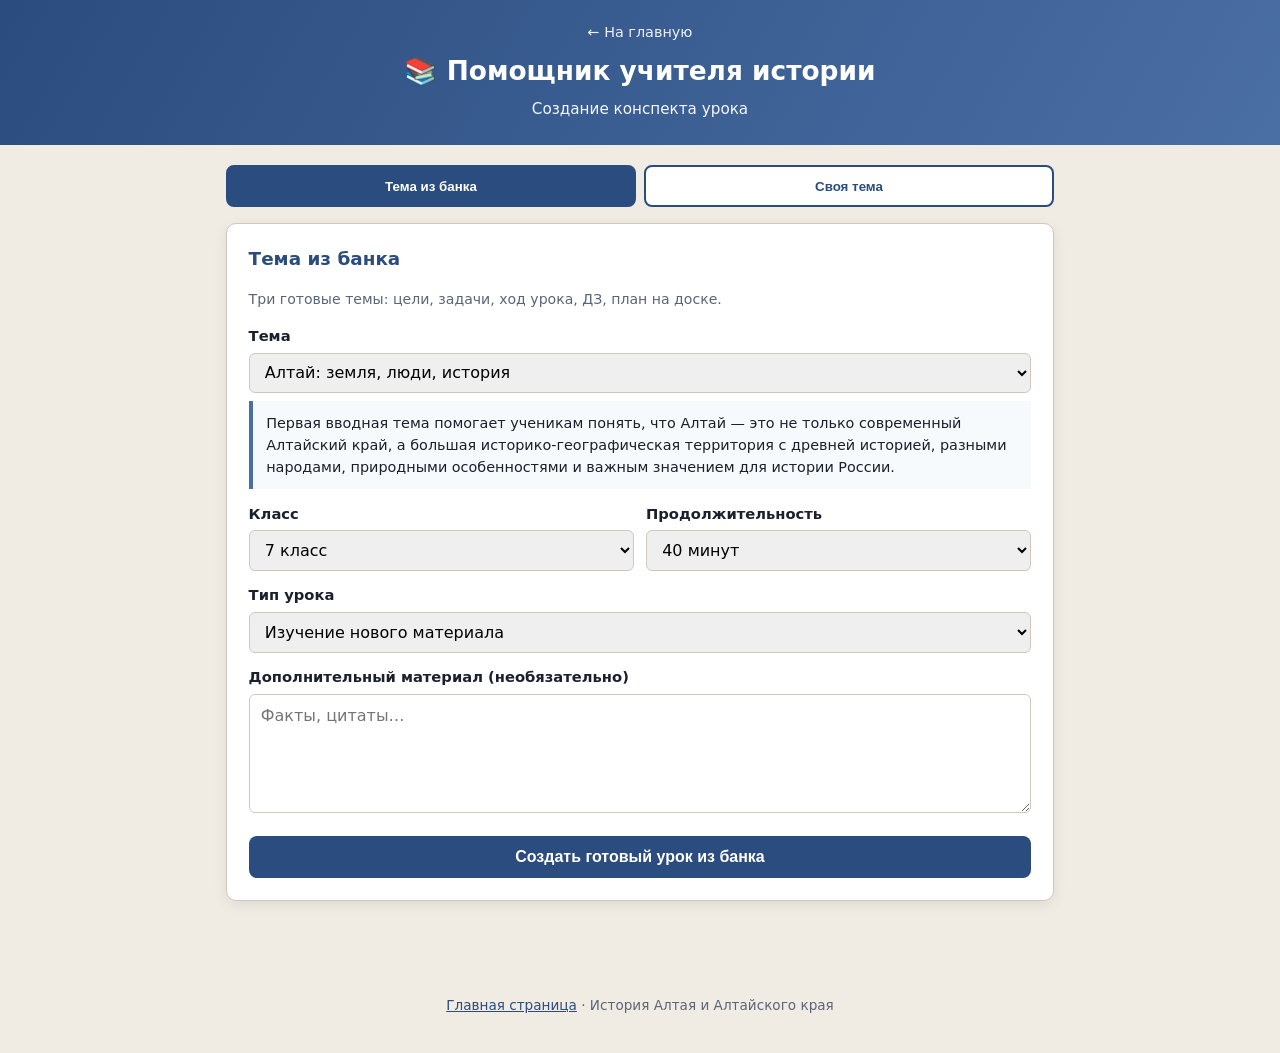
<file: projects/history_teacher_app/html/app.html>
<!DOCTYPE html>
<html lang="ru">
  <head>
    <meta charset="UTF-8" />
    <meta name="viewport" content="width=device-width, initial-scale=1.0" />
    <meta
      name="description"
      content="Генератор конспектов уроков по истории Алтая и Алтайского края"
    />
    <title>Приложение — Помощник учителя истории</title>
    <link rel="stylesheet" href="css/styles.css" />
  </head>
  <body>
    <header class="site-header">
      <div class="header-inner">
        <a href="index.html" class="back-link">← На главную</a>
        <h1>📚 Помощник учителя истории</h1>
        <p class="tagline">Создание конспекта урока</p>
      </div>
    </header>

    <div id="load-error" class="container hidden">
      <div class="card alert alert-warn">
        <h2>Не удалось загрузить банк тем</h2>
        <p>Запустите <strong>ЗАПУСК_HTML.bat</strong> и откройте <code>http://localhost:8080</code></p>
      </div>
    </div>

    <main id="app-main" class="container">
      <nav class="mode-tabs" aria-label="Режим работы">
        <button type="button" data-mode="bank" class="active">Тема из банка</button>
        <button type="button" data-mode="custom">Своя тема</button>
      </nav>

      <section id="panel-bank" class="card">
        <h2>Тема из банка</h2>
        <p class="hint">Три готовые темы: цели, задачи, ход урока, ДЗ, план на доске.</p>

        <label for="bank-topic">Тема</label>
        <select id="bank-topic"></select>
        <p id="bank-preview" class="preview-box" aria-live="polite"></p>

        <div class="grid-2">
          <div>
            <label for="bank-grade">Класс</label>
            <select id="bank-grade"></select>
          </div>
          <div>
            <label for="bank-duration">Продолжительность</label>
            <select id="bank-duration"></select>
          </div>
        </div>

        <label for="bank-type">Тип урока</label>
        <select id="bank-type"></select>

        <label for="bank-extra">Дополнительный материал (необязательно)</label>
        <textarea id="bank-extra" rows="4" placeholder="Факты, цитаты…"></textarea>

        <button type="button" id="btn-bank-create" class="btn-primary">
          Создать готовый урок из банка
        </button>
      </section>

      <section id="panel-custom" class="card hidden">
        <h2>Своя тема и источники</h2>

        <label for="custom-topic">Тема урока</label>
        <input type="text" id="custom-topic" placeholder="Например: Народы Алтая в древности" />

        <div class="grid-2">
          <div>
            <label for="custom-grade">Класс</label>
            <select id="custom-grade"></select>
          </div>
          <div>
            <label for="custom-duration">Продолжительность</label>
            <select id="custom-duration"></select>
          </div>
        </div>

        <label for="custom-type">Тип урока</label>
        <select id="custom-type"></select>

        <label for="custom-link">Ссылка (в конспект)</label>
        <input type="url" id="custom-link" placeholder="https://..." />

        <label for="custom-links">Дополнительные ссылки</label>
        <textarea id="custom-links" rows="2"></textarea>

        <label for="custom-material">Материал из источников</label>
        <textarea
          id="custom-material"
          rows="10"
          placeholder="Скопируйте текст статьи (Ctrl+C) и вставьте сюда."
        ></textarea>

        <p class="alert alert-info">
          Автозагрузка по ссылке в браузере недоступна. Полная версия с загрузкой с сайта —
          <strong>ЗАПУСК.bat</strong> (Streamlit).
        </p>

        <button type="button" id="btn-custom-create" class="btn-primary">
          Создать урок по своей теме
        </button>
      </section>

      <section id="result-section" class="card hidden">
        <h2>📝 Готовый материал для урока</h2>
        <textarea id="lesson-output" readonly aria-label="Текст урока"></textarea>
        <div class="btn-row">
          <button type="button" id="btn-download" class="btn-secondary">Скачать TXT</button>
          <button type="button" id="btn-print" class="btn-secondary">Печать</button>
        </div>
      </section>
    </main>

    <footer class="site-footer">
      <p><a href="index.html">Главная страница</a> · История Алтая и Алтайского края</p>
    </footer>

    <script src="js/lesson-bank.js"></script>
    <script src="js/lesson-builder.js"></script>
    <script src="js/app.js"></script>
  </body>
</html>
</file>
<file: css/portfolio.css>
﻿/* Портфолио Ольги Степченко · StepAI
 * Luxury Soft Tech Premium Portfolio
 * По ТЗ + дополнения: aurora-фон, стеклянные карточки, parallax фото
 */

*, *::before, *::after { box-sizing: border-box; margin: 0; padding: 0; }

    :root {
      --white: #FFFFFF;
      --bg-1: #FAFBFC;
      --bg-2: #F5F7FA;
      --bg-3: #EEF2F5;
      --accent-1: #D9CCF8;
      --accent-2: #CBB6FF;
      --accent-3: #B49BFF;
      --teal-1: #74C2B6;
      --teal-2: #5AB5A7;
      --dark-1: #1F2330;
      --dark-2: #252938;
      --dark-3: #2B3142;
      --text: #1F2330;
      --text-muted: #5a6178;
      --glass: rgba(255, 255, 255, 0.55);
      --glass-border: rgba(255, 255, 255, 0.7);
      --radius: 20px;
      --radius-lg: 28px;
      --shadow: 0 8px 40px rgba(31, 35, 48, 0.08);
      --shadow-lg: 0 20px 60px rgba(31, 35, 48, 0.12);
      --shadow-levitate:
        0 8px 24px rgba(31, 35, 48, 0.06),
        0 22px 56px rgba(31, 35, 48, 0.11),
        0 40px 90px rgba(90, 181, 167, 0.14),
        0 16px 40px rgba(180, 155, 255, 0.08);
      --shadow-glass:
        0 6px 20px rgba(31, 35, 48, 0.08),
        0 14px 40px rgba(90, 181, 167, 0.16),
        0 24px 56px rgba(31, 35, 48, 0.06),
        inset 0 1px 0 rgba(255, 255, 255, 0.65),
        inset 0 -1px 0 rgba(116, 194, 182, 0.12);
      --font-heading: 'Cormorant Garamond', Georgia, serif;
      --font-body: 'Manrope', system-ui, sans-serif;
      --nav-h: 72px;
    }

    html { scroll-behavior: smooth; }

    body {
      font-family: var(--font-body);
      color: var(--text);
      background: #E8ECF2;
      line-height: 1.65;
      overflow-x: hidden;
      -webkit-font-smoothing: antialiased;
    }

    .page {
      position: relative;
      z-index: 1;
      background: transparent;
    }

    h1, h2, h3, h4 { font-family: var(--font-heading); font-weight: 600; line-height: 1.2; }

    img { max-width: 100%; height: auto; display: block; }

    a { color: inherit; text-decoration: none; }

    /* ─── Aurora Background ─── */
    .aurora {
      position: fixed;
      inset: 0;
      z-index: 0;
      overflow: hidden;
      pointer-events: none;
      background: linear-gradient(180deg, #FFFFFF 0%, #F8F6FC 50%, #EEF2F5 100%);
    }

    .aurora__orb {
      position: absolute;
      border-radius: 50%;
      filter: blur(60px);
      will-change: transform, opacity;
      mix-blend-mode: screen;
    }

    .aurora__ribbon {
      position: absolute;
      width: 120%;
      height: 45%;
      left: -10%;
      filter: blur(50px);
      opacity: 0.55;
      will-change: transform, opacity;
      mix-blend-mode: screen;
    }

    .aurora__ribbon--1 {
      top: 5%;
      background: linear-gradient(105deg,
        transparent 10%,
        rgba(217, 204, 248, 0.7) 35%,
        rgba(180, 155, 255, 0.5) 55%,
        rgba(116, 194, 182, 0.35) 75%,
        transparent 95%);
      animation: aurora-ribbon-1 24s ease-in-out infinite alternate;
    }

    .aurora__ribbon--2 {
      top: 40%;
      background: linear-gradient(75deg,
        transparent 5%,
        rgba(116, 194, 182, 0.45) 30%,
        rgba(203, 182, 255, 0.55) 60%,
        rgba(217, 204, 248, 0.4) 80%,
        transparent 100%);
      animation: aurora-ribbon-2 30s ease-in-out infinite alternate;
    }

    .aurora__ribbon--3 {
      bottom: 0;
      height: 50%;
      background: linear-gradient(0deg,
        rgba(90, 181, 167, 0.35) 0%,
        rgba(180, 155, 255, 0.4) 40%,
        transparent 80%);
      animation: aurora-ribbon-3 28s ease-in-out infinite alternate;
    }

    @keyframes aurora-ribbon-1 {
      0%   { transform: translateX(-5%) skewY(-3deg); opacity: 0.45; }
      100% { transform: translateX(8%) skewY(2deg); opacity: 0.72; }
    }
    @keyframes aurora-ribbon-2 {
      0%   { transform: translateX(6%) skewY(2deg); opacity: 0.4; }
      100% { transform: translateX(-8%) skewY(-2deg); opacity: 0.65; }
    }
    @keyframes aurora-ribbon-3 {
      0%   { transform: translateY(0); opacity: 0.35; }
      100% { transform: translateY(-5vh); opacity: 0.58; }
    }

    .aurora__orb--1 {
      width: 60vw; height: 60vw;
      top: -18%; left: -12%;
      background: radial-gradient(circle, rgba(217, 204, 248, 0.85) 0%, rgba(180, 155, 255, 0.3) 45%, transparent 72%);
      animation: aurora-drift-1 22s ease-in-out infinite;
    }

    .aurora__orb--2 {
      width: 50vw; height: 50vw;
      top: 15%; right: -18%;
      background: radial-gradient(circle, rgba(203, 182, 255, 0.75) 0%, rgba(180, 155, 255, 0.25) 50%, transparent 72%);
      animation: aurora-drift-2 26s ease-in-out infinite;
    }

    .aurora__orb--3 {
      width: 55vw; height: 55vw;
      bottom: 5%; left: 15%;
      background: radial-gradient(circle, rgba(116, 194, 182, 0.55) 0%, rgba(90, 181, 167, 0.2) 50%, transparent 72%);
      animation: aurora-drift-3 30s ease-in-out infinite;
    }

    .aurora__orb--4 {
      width: 40vw; height: 40vw;
      top: 45%; left: 42%;
      background: radial-gradient(circle, rgba(210, 210, 230, 0.7) 0%, rgba(217, 204, 248, 0.25) 50%, transparent 72%);
      animation: aurora-drift-4 34s ease-in-out infinite;
    }

    .aurora__orb--5 {
      width: 35vw; height: 35vw;
      bottom: 25%; right: 10%;
      background: radial-gradient(circle, rgba(180, 155, 255, 0.5) 0%, transparent 70%);
      animation: aurora-drift-5 28s ease-in-out infinite;
    }

    .aurora__orb--6 {
      width: 30vw; height: 30vw;
      top: 60%; left: -5%;
      background: radial-gradient(circle, rgba(116, 194, 182, 0.45) 0%, transparent 70%);
      animation: aurora-drift-6 32s ease-in-out infinite;
    }

    .aurora__mist {
      position: absolute;
      inset: 0;
      background:
        linear-gradient(180deg, rgba(255,255,255,0.04) 0%, transparent 45%, rgba(238,242,245,0.06) 100%);
      animation: aurora-mist-pulse 20s ease-in-out infinite alternate;
      pointer-events: none;
    }

    @keyframes aurora-drift-1 {
      0%, 100% { transform: translate(0, 0) scale(1); opacity: 0.65; }
      33%      { transform: translate(12vw, 8vh) scale(1.12); opacity: 0.8; }
      66%      { transform: translate(5vw, 14vh) scale(1.05); opacity: 0.7; }
    }
    @keyframes aurora-drift-2 {
      0%, 100% { transform: translate(0, 0) scale(1); opacity: 0.6; }
      33%      { transform: translate(-10vw, 10vh) scale(1.1); opacity: 0.75; }
      66%      { transform: translate(-14vw, 4vh) scale(1.08); opacity: 0.65; }
    }
    @keyframes aurora-drift-3 {
      0%, 100% { transform: translate(0, 0) scale(1); opacity: 0.55; }
      33%      { transform: translate(8vw, -8vh) scale(1.14); opacity: 0.7; }
      66%      { transform: translate(-6vw, -12vh) scale(1.06); opacity: 0.6; }
    }
    @keyframes aurora-drift-4 {
      0%, 100% { transform: translate(0, 0) scale(1); opacity: 0.5; }
      50%      { transform: translate(-8vw, 10vh) scale(1.15); opacity: 0.68; }
    }
    @keyframes aurora-drift-5 {
      0%, 100% { transform: translate(0, 0) scale(1); opacity: 0.45; }
      50%      { transform: translate(10vw, -6vh) scale(1.1); opacity: 0.62; }
    }
    @keyframes aurora-drift-6 {
      0%, 100% { transform: translate(0, 0) scale(1); opacity: 0.4; }
      50%      { transform: translate(6vw, 8vh) scale(1.12); opacity: 0.58; }
    }
    @keyframes aurora-mist-pulse {
      0%   { opacity: 0.7; }
      100% { opacity: 1; }
    }

    /* ─── Layout ─── */
    .container {
      width: min(1180px, 92vw);
      margin: 0 auto;
    }

    .section {
      padding: 100px 0;
      position: relative;
      overflow: hidden;
    }

    /* Светлые блоки — полупрозрачные, aurora просвечивает */
    .section--light-a {
      background: linear-gradient(180deg,
        rgba(255, 255, 255, 0.62) 0%,
        rgba(249, 245, 252, 0.68) 35%,
        rgba(238, 228, 248, 0.72) 65%,
        rgba(210, 225, 228, 0.76) 100%);
    }

    .section--light-b {
      background: linear-gradient(180deg,
        rgba(252, 252, 254, 0.6) 0%,
        rgba(245, 238, 250, 0.66) 40%,
        rgba(232, 220, 244, 0.7) 70%,
        rgba(198, 222, 215, 0.74) 100%);
    }

    .section--light-c {
      background: linear-gradient(180deg,
        rgba(255, 255, 255, 0.61) 0%,
        rgba(247, 243, 252, 0.67) 30%,
        rgba(235, 228, 248, 0.71) 60%,
        rgba(200, 225, 218, 0.75) 100%);
    }

    .section--light-a::before,
    .section--light-b::before,
    .section--light-c::before {
      content: '';
      position: absolute;
      inset: 0;
      background:
        radial-gradient(ellipse 80% 55% at 12% 18%, rgba(217, 204, 248, 0.55) 0%, transparent 58%),
        radial-gradient(ellipse 70% 50% at 88% 78%, rgba(116, 194, 182, 0.38) 0%, transparent 58%),
        radial-gradient(ellipse 50% 40% at 50% 50%, rgba(203, 182, 255, 0.15) 0%, transparent 65%);
      pointer-events: none;
      animation: section-aurora-glow 22s ease-in-out infinite alternate;
    }

    @keyframes section-aurora-glow {
      0%   { opacity: 0.65; transform: scale(1); }
      100% { opacity: 1; transform: scale(1.02); }
    }

    .section--light-a .container,
    .section--light-b .container,
    .section--light-c .container { position: relative; z-index: 1; }

    .section--light-a,
    .section--light-b,
    .section--light-c,
    .hero--light {
      border-bottom: 1px solid rgba(180, 155, 255, 0.14);
    }

    .hero--light {
      background: linear-gradient(180deg,
        rgba(255, 255, 255, 0.58) 0%,
        rgba(250, 248, 253, 0.65) 40%,
        rgba(240, 235, 248, 0.7) 75%,
        rgba(220, 230, 235, 0.74) 100%);
      position: relative;
      overflow: hidden;
    }

    .hero--light::before {
      content: '';
      position: absolute;
      inset: 0;
      background:
        radial-gradient(ellipse 85% 65% at 30% 25%, rgba(217, 204, 248, 0.6) 0%, transparent 62%),
        radial-gradient(ellipse 55% 45% at 75% 75%, rgba(116, 194, 182, 0.35) 0%, transparent 58%),
        radial-gradient(ellipse 40% 30% at 55% 45%, rgba(203, 182, 255, 0.2) 0%, transparent 60%);
      pointer-events: none;
      animation: section-aurora-glow 20s ease-in-out infinite alternate;
    }

    .hero--light .container { position: relative; z-index: 1; }

    .section--dark {
      color: var(--white);
      position: relative;
      overflow: hidden;
    }

    #projects.section--dark {
      background: linear-gradient(155deg,
        #181c2a 0%,
        #2a2248 35%,
        #302850 55%,
        #1c2e38 85%,
        #1a2430 100%);
    }

    #testimonials.section--dark {
      background: linear-gradient(165deg,
        #1a1f30 0%,
        #282a48 30%,
        #243848 60%,
        #1e3040 85%,
        #1F2330 100%);
    }

    #final.section--dark {
      background: linear-gradient(175deg,
        #222638 0%,
        #342a52 40%,
        #283a42 70%,
        #1a2832 100%);
    }

    .section--dark::before {
      content: '';
      position: absolute;
      inset: 0;
      background:
        radial-gradient(ellipse 65% 55% at 10% 25%, rgba(180, 155, 255, 0.38) 0%, transparent 58%),
        radial-gradient(ellipse 55% 50% at 90% 75%, rgba(116, 194, 182, 0.32) 0%, transparent 58%),
        radial-gradient(ellipse 45% 40% at 50% 50%, rgba(203, 182, 255, 0.18) 0%, transparent 60%);
      pointer-events: none;
      animation: dark-glow-shift 18s ease-in-out infinite alternate;
    }

    .section--dark::after {
      content: '';
      position: absolute;
      inset: 0;
      background: linear-gradient(180deg, transparent 0%, rgba(0, 0, 0, 0.12) 100%);
      pointer-events: none;
    }

    @keyframes dark-glow-shift {
      0%   { opacity: 0.85; transform: scale(1); }
      100% { opacity: 1; transform: scale(1.03); }
    }

    .section--dark .container { position: relative; z-index: 1; }

    .section__label {
      display: inline-block;
      font-size: 0.75rem;
      font-weight: 600;
      letter-spacing: 0.14em;
      text-transform: uppercase;
      color: var(--accent-3);
      margin-bottom: 12px;
    }

    .section--dark .section__label { color: var(--accent-2); }

    .section__title {
      font-size: clamp(2rem, 4vw, 3rem);
      margin-bottom: 16px;
    }

    .section__subtitle {
      font-size: 1.05rem;
      color: var(--text-muted);
      max-width: 560px;
      margin-bottom: 48px;
    }

    .section--dark .section__subtitle { color: rgba(255, 255, 255, 0.65); }

    /* ─── Navigation ─── */
    .nav {
      position: fixed;
      top: 0; left: 0; right: 0;
      z-index: 1000;
      height: var(--nav-h);
      display: flex;
      align-items: center;
      transition: background 0.4s, box-shadow 0.4s, backdrop-filter 0.4s;
    }

    .nav--scrolled {
      background: rgba(255, 255, 255, 0.75);
      backdrop-filter: blur(20px);
      -webkit-backdrop-filter: blur(20px);
      box-shadow: 0 1px 0 rgba(31, 35, 48, 0.06);
    }

    .nav__inner {
      width: min(1180px, 92vw);
      margin: 0 auto;
      display: flex;
      align-items: center;
      justify-content: space-between;
    }

    .nav__logo {
      font-family: var(--font-heading);
      font-size: 1.35rem;
      font-weight: 600;
      letter-spacing: -0.01em;
    }

    .nav__links {
      display: flex;
      gap: 28px;
      list-style: none;
    }

    .nav__links a {
      font-size: 0.875rem;
      font-weight: 500;
      color: var(--text-muted);
      transition: color 0.25s;
    }

    .nav__links a:hover { color: var(--text); }

    .nav__burger {
      display: none;
      flex-direction: column;
      gap: 5px;
      background: none;
      border: none;
      cursor: pointer;
      padding: 8px;
    }

    .nav__burger span {
      display: block;
      width: 22px;
      height: 2px;
      background: var(--text);
      border-radius: 2px;
      transition: transform 0.3s, opacity 0.3s;
    }

    .nav__burger.active span:nth-child(1) { transform: translateY(7px) rotate(45deg); }
    .nav__burger.active span:nth-child(2) { opacity: 0; }
    .nav__burger.active span:nth-child(3) { transform: translateY(-7px) rotate(-45deg); }

    /* ─── Buttons ─── */
    .btn {
      display: inline-flex;
      align-items: center;
      justify-content: center;
      gap: 8px;
      padding: 14px 28px;
      border-radius: 100px;
      font-family: var(--font-body);
      font-size: 0.9rem;
      font-weight: 600;
      border: none;
      cursor: pointer;
      transition: transform 0.3s, box-shadow 0.3s;
      position: relative;
      overflow: hidden;
    }

    .btn::after {
      content: '';
      position: absolute;
      inset: 0;
      background: linear-gradient(105deg, transparent 40%, rgba(255,255,255,0.35) 50%, transparent 60%);
      transform: translateX(-120%);
      transition: none;
    }

    .btn.shimmer::after {
      animation: btn-shimmer 0.8s ease forwards;
    }

    @keyframes btn-shimmer {
      to { transform: translateX(120%); }
    }

    .btn--primary {
      background: linear-gradient(135deg, var(--accent-2), var(--accent-3));
      color: var(--white);
      box-shadow: 0 4px 24px rgba(180, 155, 255, 0.35);
    }

    .btn--primary:hover {
      transform: translateY(-2px);
      box-shadow: 0 8px 32px rgba(180, 155, 255, 0.45);
    }

    .btn--ghost {
      background: var(--glass);
      backdrop-filter: blur(12px);
      -webkit-backdrop-filter: blur(12px);
      border: 1px solid var(--glass-border);
      color: var(--text);
    }

    .btn--ghost:hover {
      transform: translateY(-2px);
      box-shadow: var(--shadow);
    }

    .btn--outline-light {
      background: transparent;
      border: 1px solid rgba(255, 255, 255, 0.25);
      color: var(--white);
    }

    .btn--outline-light:hover {
      background: rgba(255, 255, 255, 0.08);
      transform: translateY(-2px);
    }

    /* ─── Glass panels (unified) ─── */
    .glass-card,
    .contact-list li,
    .tag {
      position: relative;
      overflow: hidden;
      background: linear-gradient(
        148deg,
        rgba(255, 255, 255, 0.34) 0%,
        rgba(215, 242, 236, 0.28) 48%,
        rgba(195, 232, 224, 0.22) 100%
      );
      backdrop-filter: blur(26px) saturate(1.35);
      -webkit-backdrop-filter: blur(26px) saturate(1.35);
      border: 1px solid rgba(255, 255, 255, 0.52);
      box-shadow:
        0 10px 28px rgba(31, 35, 48, 0.1),
        0 18px 44px rgba(90, 181, 167, 0.16),
        0 6px 16px rgba(31, 35, 48, 0.07),
        inset 0 1px 0 rgba(255, 255, 255, 0.75),
        inset 0 0 24px rgba(116, 194, 182, 0.1);
      transition: transform 0.45s cubic-bezier(0.22, 1, 0.36, 1), box-shadow 0.45s;
    }

    .glass-card::before,
    .contact-list li::before,
    .tag::before {
      content: '';
      position: absolute;
      bottom: 0;
      left: 0;
      width: 58%;
      height: 50%;
      border-bottom-left-radius: inherit;
      background: linear-gradient(
        30deg,
        rgba(31, 35, 48, 0.14) 0%,
        rgba(90, 181, 167, 0.06) 35%,
        transparent 65%
      );
      pointer-events: none;
      z-index: 0;
    }

    .glass-card::after,
    .contact-list li::after,
    .tag::after {
      content: '';
      position: absolute;
      bottom: -12px;
      left: 10%;
      width: 55%;
      height: 20px;
      background: radial-gradient(ellipse at 25% 50%,
        rgba(31, 35, 48, 0.16) 0%,
        rgba(90, 181, 167, 0.07) 50%,
        transparent 75%);
      filter: blur(10px);
      pointer-events: none;
      z-index: -1;
    }

    .glass-card > *,
    .contact-list li > * {
      position: relative;
      z-index: 1;
    }

    .glass-card h3,
    .glass-card p,
    .approach-card h3,
    .approach-card p,
    .contact-list a,
    .contact-list span,
    .tag {
      text-shadow:
        0 1px 0 rgba(255, 255, 255, 0.9),
        0 2px 4px rgba(90, 181, 167, 0.18),
        0 -0.5px 0 rgba(31, 35, 48, 0.06);
    }

    .glass-card {
      border-radius: var(--radius-lg);
    }

    .glass-card:hover,
    .contact-list li:hover {
      transform: translateY(-5px);
      box-shadow:
        0 14px 36px rgba(31, 35, 48, 0.12),
        0 24px 56px rgba(90, 181, 167, 0.2),
        0 8px 20px rgba(31, 35, 48, 0.08),
        inset 0 1px 0 rgba(255, 255, 255, 0.8),
        inset 0 0 28px rgba(116, 194, 182, 0.14);
    }

    /* ─── Fade-up ─── */
    .fade-up {
      opacity: 0;
      transform: translateY(32px);
      transition: opacity 0.7s cubic-bezier(0.22, 1, 0.36, 1), transform 0.7s cubic-bezier(0.22, 1, 0.36, 1);
    }

    .fade-up.visible {
      opacity: 1;
      transform: translateY(0);
    }

    .fade-up[data-delay="1"] { transition-delay: 0.1s; }
    .fade-up[data-delay="2"] { transition-delay: 0.2s; }
    .fade-up[data-delay="3"] { transition-delay: 0.3s; }
    .fade-up[data-delay="4"] { transition-delay: 0.4s; }
    .fade-up[data-delay="5"] { transition-delay: 0.5s; }

    /* ─── HERO ─── */
    .hero {
      min-height: 100vh;
      display: flex;
      align-items: center;
      padding: calc(var(--nav-h) + 40px) 0 80px;
    }

    @media (prefers-reduced-motion: reduce) {
      .aurora__orb, .aurora__mist, .aurora__ribbon, .living-photo, .float-card, .tech-badge,
      .section--dark::before, .section--light-a::before, .section--light-b::before,
      .section--light-c::before, .hero--light::before { animation: none !important; }
    }

    @media (min-width: 1025px) {
      .hero__visual { order: -1; }
      .hero__content { order: 1; }

      .about__layout {
        grid-template-columns: 1.1fr 0.9fr;
      }
      .about__photo-wrap { order: 2; }
      .about__text { order: 1; }
    }

    .hero__grid {
      display: grid;
      grid-template-columns: 1fr 1fr;
      gap: 60px;
      align-items: center;
    }

    .hero__title {
      font-size: clamp(2.8rem, 5.5vw, 4.2rem);
      margin-bottom: 12px;
      letter-spacing: -0.02em;
    }

    .hero__tagline {
      font-size: clamp(1.1rem, 2vw, 1.35rem);
      font-weight: 500;
      color: var(--text);
      margin-bottom: 16px;
    }

    .hero__desc {
      font-size: 1rem;
      color: var(--text-muted);
      margin-bottom: 28px;
      max-width: 480px;
    }

    .hero__tags {
      display: flex;
      flex-wrap: wrap;
      gap: 8px;
      margin-bottom: 32px;
    }

    .tag {
      padding: 6px 16px;
      border-radius: 100px;
      font-size: 0.8rem;
      font-weight: 600;
      color: var(--text);
    }

    .tag::before {
      border-bottom-left-radius: 100px;
    }

    .tag::after {
      bottom: -8px;
      height: 14px;
    }

    .hero__actions {
      display: flex;
      flex-wrap: wrap;
      gap: 12px;
    }

    .hero__visual {
      position: relative;
      display: flex;
      justify-content: center;
      align-items: center;
      min-height: 480px;
      perspective: 1400px;
    }

    .hero__photo-scene {
      position: relative;
      transform-style: preserve-3d;
      will-change: transform;
    }

    .hero__photo-wrap {
      position: relative;
      z-index: 2;
    }

    .hero__photo {
      width: min(400px, 80vw);
      aspect-ratio: 3/4;
      object-fit: cover;
      border-radius: var(--radius-lg);
      box-shadow: var(--shadow-levitate);
      will-change: transform;
    }

    .living-photo {
      animation: hero-photo-float 5.5s ease-in-out infinite;
      animation-delay: var(--photo-delay, 0s);
      will-change: transform;
    }

    .hero__photo-glow {
      position: absolute;
      inset: -28px -20px -36px -20px;
      border-radius: calc(var(--radius-lg) + 16px);
      background:
        radial-gradient(ellipse at 50% 75%, rgba(90, 181, 167, 0.22) 0%, transparent 65%),
        radial-gradient(ellipse at 50% 40%, rgba(180, 155, 255, 0.18) 0%, transparent 60%);
      z-index: -1;
      animation: hero-glow-pulse 6s ease-in-out infinite alternate;
      pointer-events: none;
      filter: blur(8px);
    }

    @keyframes hero-photo-float {
      0%, 100% { transform: translateY(0) scale(1); }
      50%      { transform: translateY(-18px) scale(1.012); }
    }

    @keyframes hero-glow-pulse {
      0%   { opacity: 0.5; transform: scale(0.98); }
      100% { opacity: 0.9; transform: scale(1.04); }
    }

    /* ─── Photo lift & parallax scenes ─── */
    .photo-scene {
      position: relative;
      transform-style: preserve-3d;
      will-change: transform;
    }

    .hero__visual,
    .services__photo-wrap,
    .tech__visual,
    .about__photo-wrap,
    .approach__photo-wrap,
    .contacts__photo-wrap {
      perspective: 1400px;
    }

    .photo-lift-wrap {
      position: relative;
      display: inline-block;
      width: 100%;
    }

    .photo-lift-ground {
      position: absolute;
      bottom: -18px;
      left: 8%;
      right: 18%;
      height: 28px;
      background: radial-gradient(ellipse at 30% 50%,
        rgba(31, 35, 48, 0.22) 0%,
        rgba(90, 181, 167, 0.08) 45%,
        transparent 75%);
      filter: blur(14px);
      z-index: 0;
      pointer-events: none;
    }

    .photo-lift-corner {
      position: absolute;
      bottom: 0;
      left: 0;
      width: 58%;
      height: 48%;
      border-bottom-left-radius: var(--radius-lg);
      background: linear-gradient(
        32deg,
        rgba(31, 35, 48, 0.2) 0%,
        rgba(31, 35, 48, 0.08) 30%,
        transparent 62%
      );
      pointer-events: none;
      z-index: 3;
    }

    .tech__photo-scene {
      display: inline-block;
      width: min(300px, 70vw);
    }

    .hero__float-desktop {
      position: absolute;
      inset: 0;
      pointer-events: none;
    }

    .float-card,
    .tech-badge {
      position: relative;
      overflow: hidden;
      background: linear-gradient(
        145deg,
        rgba(255, 255, 255, 0.28) 0%,
        rgba(210, 240, 234, 0.22) 45%,
        rgba(190, 228, 220, 0.18) 100%
      );
      backdrop-filter: blur(22px) saturate(1.2);
      -webkit-backdrop-filter: blur(22px) saturate(1.2);
      border: 1px solid rgba(255, 255, 255, 0.42);
      box-shadow: var(--shadow-glass);
      color: var(--text);
      font-weight: 600;
      letter-spacing: 0.03em;
      text-shadow:
        0 1px 0 rgba(255, 255, 255, 0.9),
        0 2px 4px rgba(90, 181, 167, 0.2),
        0 -0.5px 0 rgba(31, 35, 48, 0.08);
    }

    .float-card::before,
    .tech-badge::before {
      content: '';
      position: absolute;
      bottom: 0;
      left: 0;
      width: 55%;
      height: 55%;
      border-bottom-left-radius: inherit;
      background: linear-gradient(
        30deg,
        rgba(31, 35, 48, 0.12) 0%,
        rgba(90, 181, 167, 0.06) 40%,
        transparent 65%
      );
      pointer-events: none;
    }

    .float-card {
      position: absolute;
      padding: 10px 18px;
      border-radius: 14px;
      font-size: 0.78rem;
      white-space: nowrap;
      z-index: 3;
      animation: float-slow var(--float-dur, 8s) ease-in-out infinite alternate;
    }

    .tech-badge { position: absolute; }

    .float-card--1 { top: 8%;  left: -5%;  --float-dur: 9s;  animation-delay: 0s; }
    .float-card--2 { top: 22%; right: -8%; --float-dur: 11s; animation-delay: -2s; }
    .float-card--3 { bottom: 30%; left: -12%; --float-dur: 10s; animation-delay: -4s; }
    .float-card--4 { bottom: 12%; right: -6%; --float-dur: 12s; animation-delay: -1s; }
    .float-card--5 { top: 34%;  right: -14%; --float-dur: 8s; animation-delay: -3s; }

    @keyframes float-slow {
      0%   { transform: translateY(0) rotate(0deg); filter: drop-shadow(0 10px 24px rgba(90, 181, 167, 0.12)); }
      100% { transform: translateY(-12px) rotate(1deg); filter: drop-shadow(0 18px 36px rgba(90, 181, 167, 0.2)); }
    }

    /* ─── Services ─── */
    .services__layout {
      display: grid;
      grid-template-columns: 1fr 1.2fr;
      gap: 60px;
      align-items: center;
    }

    .services__photo {
      border-radius: var(--radius-lg);
      box-shadow: var(--shadow-levitate);
      width: 100%;
      aspect-ratio: 4/5;
      object-fit: cover;
    }

    .services__photo-wrap,
    .about__photo-wrap,
    .approach__photo-wrap,
    .contacts__photo-wrap,
    .hero__photo-wrap,
    .tech__visual {
      filter: drop-shadow(0 28px 48px rgba(90, 181, 167, 0.1));
    }

    .services__grid {
      display: grid;
      grid-template-columns: 1fr 1fr;
      gap: 20px;
    }

    .service-card {
      padding: 28px;
    }

    .service-card__icon {
      width: 44px;
      height: 44px;
      border-radius: 12px;
      display: flex;
      align-items: center;
      justify-content: center;
      font-size: 1.2rem;
      margin-bottom: 16px;
      background: linear-gradient(135deg, rgba(217, 204, 248, 0.5), rgba(180, 155, 255, 0.3));
    }

    .service-card h3 {
      font-size: 1.25rem;
      margin-bottom: 10px;
    }

    .service-card p {
      font-size: 0.88rem;
      color: var(--text-muted);
      line-height: 1.6;
    }

    /* ─── Tech ─── */
    .tech__layout {
      display: grid;
      grid-template-columns: 1fr 1fr;
      gap: 60px;
      align-items: center;
    }

    #tech.section {
      overflow: visible;
    }

    .tech__visual {
      position: relative;
      display: flex;
      flex-direction: column;
      align-items: center;
      justify-content: center;
      min-height: 460px;
      overflow: visible;
      padding: 36px 28px 44px;
    }

    .tech__photo {
      width: 100%;
      aspect-ratio: 3/4;
      object-fit: cover;
      border-radius: var(--radius-lg);
      box-shadow: var(--shadow-levitate);
      position: relative;
      z-index: 2;
    }

    .tech-badge {
      position: absolute;
      padding: 8px 16px;
      border-radius: 100px;
      font-size: 0.75rem;
      white-space: nowrap;
      animation: badge-float var(--badge-dur, 6s) ease-in-out infinite alternate;
      z-index: 3;
    }

    .tech-badge--1  { top: 8%;   left: 2%;   --badge-dur: 7s; }
    .tech-badge--2  { top: 16%;  right: -2%; --badge-dur: 8s; animation-delay: -1s; }
    .tech-badge--3  { top: 38%;  left: -10%; --badge-dur: 6s; animation-delay: -2s; }
    .tech-badge--4  {
      top: auto;
      bottom: -10px;
      left: 50%;
      right: auto;
      --badge-dur: 9s;
      animation: badge-float-center 6s ease-in-out infinite alternate;
      z-index: 5;
    }
    .tech-badge--5  { bottom: 22%; left: -6%; --badge-dur: 7s; animation-delay: -1.5s; }
    .tech-badge--6  { bottom: 14%; right: -4%; --badge-dur: 8s; animation-delay: -2.5s; }
    .tech-badge--7  { bottom: 4%;  left: 10%; --badge-dur: 6s; animation-delay: -0.5s; }
    .tech-badge--8  { top: -18px; left: 28%; --badge-dur: 10s; animation-delay: -4s; }
    .tech-badge--9  { top: 50%;  left: -16%; --badge-dur: 7s; animation-delay: -3.5s; }
    .tech-badge--10 { bottom: 36%; right: -12%; --badge-dur: 9s; animation-delay: -2s; }
    .tech-badge--11 { top: 4%;   right: -18%; --badge-dur: 8s; animation-delay: -1s; }

    @keyframes badge-float {
      0%   { transform: translateY(0); filter: drop-shadow(0 8px 20px rgba(90, 181, 167, 0.1)); }
      100% { transform: translateY(-8px); filter: drop-shadow(0 16px 32px rgba(90, 181, 167, 0.18)); }
    }

    @keyframes badge-float-center {
      0%   { transform: translateX(-50%) translateY(0); filter: drop-shadow(0 8px 20px rgba(90, 181, 167, 0.12)); }
      100% { transform: translateX(-50%) translateY(-8px); filter: drop-shadow(0 16px 32px rgba(90, 181, 167, 0.2)); }
    }

    .tech__text p {
      font-size: 1rem;
      color: var(--text-muted);
      margin-bottom: 16px;
    }

    /* ─── About ─── */
    .about__layout {
      display: grid;
      grid-template-columns: 0.9fr 1.1fr;
      gap: 60px;
      align-items: center;
    }

    .about__photo {
      border-radius: var(--radius-lg);
      box-shadow: var(--shadow-levitate);
      width: 100%;
      aspect-ratio: 4/5;
      object-fit: cover;
    }

    .about__text p {
      font-size: 0.95rem;
      color: var(--text-muted);
      margin-bottom: 16px;
    }

    .about__text p:first-of-type {
      font-size: 1.1rem;
      color: var(--text);
      font-weight: 500;
    }

    /* ─── Approach ─── */
    .approach__layout {
      display: grid;
      grid-template-columns: 1fr 1.2fr;
      gap: 60px;
      align-items: center;
    }

    .approach__photo {
      border-radius: var(--radius-lg);
      box-shadow: var(--shadow-levitate);
      width: 100%;
      aspect-ratio: 4/5;
      object-fit: cover;
    }

    .approach__grid {
      display: grid;
      grid-template-columns: 1fr 1fr;
      gap: 20px;
    }

    .approach-card {
      padding: 28px;
    }

    .approach-card h3 {
      font-size: 1.15rem;
      margin-bottom: 8px;
    }

    .approach-card p {
      font-size: 0.88rem;
      color: var(--text-muted);
    }

    /* ─── Projects ─── */
    .projects__grid {
      display: grid;
      grid-template-columns: repeat(3, 1fr);
      gap: 24px;
      margin-bottom: 48px;
    }

    .project-card {
      position: relative;
      overflow: hidden;
      background: linear-gradient(
        148deg,
        rgba(255, 255, 255, 0.1) 0%,
        rgba(116, 194, 182, 0.08) 48%,
        rgba(180, 155, 255, 0.06) 100%
      );
      backdrop-filter: blur(22px) saturate(1.25);
      -webkit-backdrop-filter: blur(22px) saturate(1.25);
      border: 1px solid rgba(255, 255, 255, 0.14);
      border-radius: var(--radius-lg);
      padding: 32px;
      display: flex;
      flex-direction: column;
      box-shadow:
        0 10px 28px rgba(0, 0, 0, 0.18),
        0 18px 44px rgba(90, 181, 167, 0.12),
        inset 0 1px 0 rgba(255, 255, 255, 0.12),
        inset 0 0 20px rgba(116, 194, 182, 0.06);
      transition: transform 0.4s, box-shadow 0.4s, border-color 0.4s;
    }

    .project-card::before {
      content: '';
      position: absolute;
      bottom: 0;
      left: 0;
      width: 58%;
      height: 50%;
      border-bottom-left-radius: var(--radius-lg);
      background: linear-gradient(
        30deg,
        rgba(0, 0, 0, 0.22) 0%,
        rgba(90, 181, 167, 0.08) 35%,
        transparent 65%
      );
      pointer-events: none;
    }

    .project-card::after {
      content: '';
      position: absolute;
      bottom: -12px;
      left: 10%;
      width: 55%;
      height: 20px;
      background: radial-gradient(ellipse at 25% 50%,
        rgba(0, 0, 0, 0.25) 0%,
        rgba(90, 181, 167, 0.1) 50%,
        transparent 75%);
      filter: blur(10px);
      pointer-events: none;
      z-index: -1;
    }

    .project-card > * { position: relative; z-index: 1; }

    .project-card h3,
    .project-card p {
      text-shadow:
        0 1px 0 rgba(255, 255, 255, 0.15),
        0 2px 6px rgba(0, 0, 0, 0.2),
        0 0 12px rgba(116, 194, 182, 0.12);
    }

    .project-card:hover {
      transform: translateY(-6px);
      border-color: rgba(180, 155, 255, 0.28);
      box-shadow:
        0 14px 36px rgba(0, 0, 0, 0.22),
        0 24px 56px rgba(90, 181, 167, 0.16),
        inset 0 1px 0 rgba(255, 255, 255, 0.16),
        inset 0 0 26px rgba(116, 194, 182, 0.1);
    }

    .project-card__num {
      font-family: var(--font-heading);
      font-size: 2.5rem;
      color: rgba(180, 155, 255, 0.3);
      line-height: 1;
      margin-bottom: 16px;
    }

    .project-card h3 {
      font-size: 1.2rem;
      margin-bottom: 10px;
      color: var(--white);
    }

    .project-card p {
      font-size: 0.88rem;
      color: rgba(255, 255, 255, 0.6);
      flex: 1;
      margin-bottom: 20px;
    }

    .project-card .btn { margin-top: auto; align-self: flex-start; }

    .quiz-embed {
      position: relative;
      border-radius: var(--radius-lg);
      overflow: hidden;
      border: 1px solid rgba(255, 255, 255, 0.14);
      background: rgba(0, 0, 0, 0.15);
      box-shadow:
        0 10px 28px rgba(0, 0, 0, 0.2),
        0 18px 44px rgba(90, 181, 167, 0.1);
    }

    .quiz-embed__header {
      position: relative;
      overflow: hidden;
      padding: 20px 28px;
      border-bottom: 1px solid rgba(255, 255, 255, 0.1);
      background: linear-gradient(
        148deg,
        rgba(255, 255, 255, 0.1) 0%,
        rgba(116, 194, 182, 0.08) 50%,
        rgba(180, 155, 255, 0.06) 100%
      );
      backdrop-filter: blur(16px);
      -webkit-backdrop-filter: blur(16px);
    }

    .quiz-embed__header::before {
      content: '';
      position: absolute;
      bottom: 0;
      left: 0;
      width: 50%;
      height: 100%;
      background: linear-gradient(30deg, rgba(0,0,0,0.15) 0%, transparent 60%);
      pointer-events: none;
    }

    .quiz-embed__header h3 {
      position: relative;
      font-size: 1.2rem;
      color: var(--white);
      text-shadow:
        0 1px 0 rgba(255, 255, 255, 0.12),
        0 2px 6px rgba(0, 0, 0, 0.2);
    }

    .quiz-embed iframe {
      width: 100%;
      height: 600px;
      border: none;
      display: block;
      background: var(--white);
    }

    /* ─── Testimonials ─── */
    .testimonials__grid {
      display: grid;
      grid-template-columns: repeat(3, 1fr);
      gap: 24px;
    }

    .testimonial-card {
      position: relative;
      overflow: hidden;
      background: linear-gradient(
        148deg,
        rgba(255, 255, 255, 0.1) 0%,
        rgba(116, 194, 182, 0.08) 48%,
        rgba(180, 155, 255, 0.06) 100%
      );
      backdrop-filter: blur(22px) saturate(1.25);
      -webkit-backdrop-filter: blur(22px) saturate(1.25);
      border: 1px solid rgba(255, 255, 255, 0.14);
      border-radius: var(--radius-lg);
      padding: 32px;
      display: flex;
      flex-direction: column;
      box-shadow:
        0 10px 28px rgba(0, 0, 0, 0.18),
        0 18px 44px rgba(90, 181, 167, 0.12),
        inset 0 1px 0 rgba(255, 255, 255, 0.12),
        inset 0 0 20px rgba(116, 194, 182, 0.06);
      transition: transform 0.4s, box-shadow 0.4s, border-color 0.4s;
    }

    .testimonial-card::before {
      content: '';
      position: absolute;
      bottom: 0;
      left: 0;
      width: 58%;
      height: 50%;
      border-bottom-left-radius: var(--radius-lg);
      background: linear-gradient(
        30deg,
        rgba(0, 0, 0, 0.22) 0%,
        rgba(90, 181, 167, 0.08) 35%,
        transparent 65%
      );
      pointer-events: none;
    }

    .testimonial-card::after {
      content: '';
      position: absolute;
      bottom: -12px;
      left: 10%;
      width: 55%;
      height: 20px;
      background: radial-gradient(ellipse at 25% 50%,
        rgba(0, 0, 0, 0.25) 0%,
        rgba(90, 181, 167, 0.1) 50%,
        transparent 75%);
      filter: blur(10px);
      pointer-events: none;
      z-index: -1;
    }

    .testimonial-card > * { position: relative; z-index: 1; }

    .testimonial-card__quote,
    .testimonial-card__author {
      text-shadow:
        0 1px 0 rgba(255, 255, 255, 0.12),
        0 2px 6px rgba(0, 0, 0, 0.18);
    }

    .testimonial-card:hover {
      transform: translateY(-5px);
      border-color: rgba(180, 155, 255, 0.28);
      box-shadow:
        0 14px 36px rgba(0, 0, 0, 0.22),
        0 24px 56px rgba(90, 181, 167, 0.16),
        inset 0 1px 0 rgba(255, 255, 255, 0.16),
        inset 0 0 26px rgba(116, 194, 182, 0.1);
    }

    .testimonial-card__quote {
      font-size: 0.92rem;
      line-height: 1.7;
      color: rgba(255, 255, 255, 0.8);
      flex: 1;
      margin-bottom: 24px;
      font-style: italic;
    }

    .testimonial-card__quote::before {
      content: '«';
      font-family: var(--font-heading);
      font-size: 2rem;
      color: var(--accent-2);
      display: block;
      line-height: 1;
      margin-bottom: 8px;
      font-style: normal;
    }

    .testimonial-card__author {
      font-size: 0.85rem;
      font-weight: 600;
      color: var(--accent-2);
    }

    /* ─── Contacts ─── */
    .contacts__layout {
      display: grid;
      grid-template-columns: 1fr 1fr;
      gap: 60px;
      align-items: center;
    }

    .contacts__photo {
      border-radius: var(--radius-lg);
      box-shadow: var(--shadow-levitate);
      width: 100%;
      aspect-ratio: 4/5;
      object-fit: cover;
    }

    .contact-list {
      list-style: none;
      display: flex;
      flex-direction: column;
      gap: 20px;
      margin-top: 32px;
    }

    .contact-list li {
      display: flex;
      align-items: center;
      gap: 16px;
      padding: 16px 20px;
      border-radius: var(--radius);
    }

    .contact-list li:hover {
      transform: translateX(4px) translateY(-3px);
    }

    .contact-list__icon {
      width: 40px;
      height: 40px;
      border-radius: 10px;
      display: flex;
      align-items: center;
      justify-content: center;
      background: linear-gradient(135deg, var(--accent-1), var(--accent-2));
      font-size: 1rem;
      flex-shrink: 0;
    }

    .contact-list__label {
      font-size: 0.75rem;
      font-weight: 600;
      text-transform: uppercase;
      letter-spacing: 0.08em;
      color: var(--text-muted);
      display: block;
      margin-bottom: 2px;
    }

    .contact-list a, .contact-list span {
      font-size: 0.95rem;
      font-weight: 500;
    }

    .contact-list a:hover { color: var(--accent-3); }

    /* ─── Final ─── */
    .final {
      text-align: center;
      padding: 120px 0;
    }

    .final__photo {
      width: min(200px, 40vw);
      aspect-ratio: 1;
      object-fit: cover;
      border-radius: 50%;
      margin: 0 auto 32px;
      box-shadow: 0 16px 48px rgba(0, 0, 0, 0.3);
      border: 3px solid rgba(180, 155, 255, 0.3);
      animation: hero-photo-float 6s ease-in-out infinite;
    }

    .final__title {
      font-size: clamp(1.8rem, 3.5vw, 2.5rem);
      margin-bottom: 16px;
      color: var(--white);
    }

    .final__text {
      font-size: 1.05rem;
      color: rgba(255, 255, 255, 0.7);
      max-width: 520px;
      margin: 0 auto;
    }

    /* ─── Footer ─── */
    .footer {
      position: relative;
      z-index: 2;
      text-align: center;
      padding: 28px 24px;
      font-size: 0.85rem;
      font-weight: 500;
      letter-spacing: 0.04em;
      color: rgba(255, 255, 255, 0.72);
      background: linear-gradient(180deg, var(--dark-2) 0%, var(--dark-1) 100%);
      border-top: 1px solid rgba(180, 155, 255, 0.15);
    }

    .footer p {
      text-shadow: 0 1px 2px rgba(0, 0, 0, 0.3);
    }

    /* ─── Mobile tech badges grid ─── */
    .tech-badges-mobile {
      display: none;
    }

    .hero__float-mobile {
      display: none;
    }

    /* ─── Responsive ─── */
    @media (max-width: 1024px) {
      .hero__grid,
      .services__layout,
      .tech__layout,
      .about__layout,
      .approach__layout,
      .contacts__layout {
        grid-template-columns: 1fr;
        gap: 40px;
      }

      .hero__visual { order: -1; }
      .services__layout .services__photo-wrap { order: -1; max-width: 400px; margin: 0 auto; }
      .about__photo-wrap { order: -1; max-width: 400px; margin: 0 auto; }
      .about__text { order: 1; }
      .approach__photo-wrap { order: -1; max-width: 400px; margin: 0 auto; }
      .tech__visual { order: -1; }
      .contacts__photo-wrap { max-width: 360px; margin: 0 auto; }

      .projects__grid,
      .testimonials__grid {
        grid-template-columns: 1fr 1fr;
      }

      .float-card--1, .float-card--3 { left: 0; }
      .float-card--2, .float-card--4, .float-card--5 { right: 0; }
    }

    @media (max-width: 768px) {
      :root { --nav-h: 64px; }

      .section { padding: 64px 0; }
      .hero { padding: calc(var(--nav-h) + 20px) 0 56px; }

      .container { width: min(1180px, 90vw); }

      .nav__links {
        position: fixed;
        top: var(--nav-h);
        left: 0; right: 0;
        background: rgba(255, 255, 255, 0.97);
        backdrop-filter: blur(20px);
        -webkit-backdrop-filter: blur(20px);
        flex-direction: column;
        padding: 20px 24px 28px;
        gap: 4px;
        transform: translateY(-120%);
        opacity: 0;
        pointer-events: none;
        transition: transform 0.35s, opacity 0.35s;
        box-shadow: 0 8px 32px rgba(31, 35, 48, 0.1);
        border-bottom: 1px solid rgba(180, 155, 255, 0.15);
      }

      .nav__links a {
        display: block;
        padding: 14px 0;
        font-size: 1rem;
        border-bottom: 1px solid rgba(31, 35, 48, 0.06);
      }

      .nav__links li:last-child a { border-bottom: none; }

      .nav__links.open {
        transform: translateY(0);
        opacity: 1;
        pointer-events: auto;
      }

      .nav__burger { display: flex; }

      .hero { min-height: auto; }
      .hero__grid { gap: 32px; }
      .hero__visual { min-height: auto; padding: 0 4px; }
      .hero__title { font-size: clamp(2.2rem, 8vw, 3rem); }
      .hero__desc { max-width: 100%; }

      .hero__float-desktop { display: none; }

      .hero__float-mobile {
        display: flex;
        flex-wrap: wrap;
        gap: 8px;
        justify-content: center;
        margin-top: 20px;
        padding: 0 8px;
      }

      .hero__float-mobile .float-card {
        position: static;
        white-space: normal;
        text-align: center;
        font-size: 0.72rem;
        padding: 8px 14px;
        animation: float-slow 7s ease-in-out infinite alternate;
      }

      .services__grid,
      .approach__grid {
        grid-template-columns: 1fr;
      }

      .projects__grid,
      .testimonials__grid {
        grid-template-columns: 1fr;
      }

      .project-card,
      .testimonial-card,
      .service-card,
      .approach-card {
        padding: 24px;
      }

      .tech__visual { min-height: auto; padding-bottom: 16px; }
      .tech__visual .tech-badge { display: none; }

      .tech-badges-mobile {
        display: flex;
        flex-wrap: wrap;
        gap: 8px;
        justify-content: center;
        margin-top: 20px;
      }

      .tech-badges-mobile .tech-badge {
        position: static;
        animation: badge-float 6s ease-in-out infinite alternate;
      }

      .quiz-embed iframe { height: 480px; }

      .contact-list li { padding: 14px 16px; }

      .final { padding: 80px 0; }
      .final__photo { width: min(160px, 45vw); }

      .section__title { font-size: clamp(1.75rem, 6vw, 2.5rem); }
      .section__subtitle { margin-bottom: 32px; font-size: 0.95rem; }
    }

    @media (max-width: 480px) {
      .section { padding: 52px 0; }

      .hero__actions { flex-direction: column; }
      .hero__actions .btn { width: 100%; min-height: 48px; }

      .hero__photo { width: min(320px, 85vw); }

      .tag { font-size: 0.72rem; padding: 5px 12px; }

      .btn { padding: 14px 24px; min-height: 48px; }

      .quiz-embed iframe { height: 420px; }

      .testimonial-card__quote { font-size: 0.88rem; }
    }

    /* SplashCursor — fluid trail over background, under nav */
    .splash-cursor {
      position: fixed;
      inset: 0;
      z-index: 50;
      pointer-events: none;
      overflow: hidden;
      mix-blend-mode: screen;
    }

    .splash-cursor canvas {
      display: block;
      width: 100vw;
      height: 100vh;
    }

    @media (prefers-reduced-motion: reduce) {
      .splash-cursor { display: none; }
    }
</file>
<file: projects/history_teacher_app/html/css/landing.css>
/* Стили приветственного лендинга (index.html) */

.landing-body {
  margin: 0;
  font-family: "Segoe UI", system-ui, sans-serif;
  color: #1a202c;
  background: #f4f1ea;
  line-height: 1.6;
}

.landing-hero {
  background: linear-gradient(145deg, #1e3a5f 0%, #3d6b9e 50%, #5a8fbd 100%);
  color: #fff;
  padding: 3rem 1.5rem 3.5rem;
  text-align: center;
}

.landing-hero h1 {
  margin: 0 0 0.75rem;
  font-size: clamp(1.5rem, 4vw, 2.2rem);
  font-weight: 700;
}

.landing-hero .lead {
  max-width: 640px;
  margin: 0 auto 1.75rem;
  font-size: 1.05rem;
  opacity: 0.95;
}

.hero-actions {
  display: flex;
  gap: 1rem;
  justify-content: center;
  flex-wrap: wrap;
}

.btn-hero {
  display: inline-block;
  padding: 0.85rem 1.6rem;
  border-radius: 10px;
  font-weight: 600;
  text-decoration: none;
  transition: transform 0.15s, box-shadow 0.15s;
}

.btn-hero-primary {
  background: #fff;
  color: #1e3a5f;
  box-shadow: 0 4px 14px rgba(0, 0, 0, 0.2);
}

.btn-hero-primary:hover {
  transform: translateY(-2px);
  box-shadow: 0 6px 20px rgba(0, 0, 0, 0.25);
}

.btn-hero-outline {
  border: 2px solid rgba(255, 255, 255, 0.85);
  color: #fff;
}

.btn-hero-outline:hover {
  background: rgba(255, 255, 255, 0.12);
}

.landing-wrap {
  max-width: 900px;
  margin: 0 auto;
  padding: 2rem 1.25rem 3rem;
}

.section-title {
  font-size: 1.35rem;
  color: #2b4c7e;
  margin: 0 0 1rem;
  padding-bottom: 0.35rem;
  border-bottom: 3px solid #c9a227;
}

.steps {
  display: grid;
  gap: 1rem;
  margin: 0 0 2rem;
  padding: 0;
  list-style: none;
}

.step-card {
  background: #fff;
  border: 1px solid #d4cfc4;
  border-radius: 12px;
  padding: 1.25rem 1.35rem;
  box-shadow: 0 2px 10px rgba(0, 0, 0, 0.05);
  display: grid;
  grid-template-columns: auto 1fr;
  gap: 1rem;
  align-items: start;
}

.step-num {
  width: 2.5rem;
  height: 2.5rem;
  background: #2b4c7e;
  color: #fff;
  border-radius: 50%;
  display: flex;
  align-items: center;
  justify-content: center;
  font-weight: 700;
  font-size: 1.1rem;
}

.features {
  display: grid;
  grid-template-columns: repeat(auto-fit, minmax(240px, 1fr));
  gap: 1rem;
  margin-bottom: 2rem;
}

.feature {
  background: #fff;
  border-radius: 10px;
  padding: 1.15rem;
  border: 1px solid #e2ddd4;
}

.feature h3 {
  margin: 0 0 0.5rem;
  font-size: 1rem;
  color: #2b4c7e;
}

.topics-list {
  background: #fff;
  border-radius: 10px;
  padding: 1.25rem 1.5rem;
  border: 1px solid #e2ddd4;
  margin-bottom: 2rem;
}

.topics-list ul {
  margin: 0.5rem 0 0;
  padding-left: 1.25rem;
}

.launch-box {
  background: #ebf8ff;
  border: 1px solid #90cdf4;
  border-radius: 10px;
  padding: 1.25rem;
  margin-bottom: 1.5rem;
}

.launch-box code {
  background: #fff;
  padding: 0.15rem 0.4rem;
  border-radius: 4px;
  font-size: 0.95rem;
}

.landing-footer {
  text-align: center;
  padding: 1.5rem;
  color: #5a6578;
  font-size: 0.88rem;
  border-top: 1px solid #d4cfc4;
}
</file>
<file: projects/history_teacher_app/html/css/styles.css>
/* ==========================================================================
   Помощник учителя истории Алтайского края — стили HTML-версии
   ========================================================================== */

:root {
  --bg: #f0ebe3;
  --card: #ffffff;
  --accent: #2b4c7e;
  --accent-light: #4a6fa5;
  --border: #cfc9bc;
  --text: #1a202c;
  --muted: #5a6578;
  --radius: 10px;
  --shadow: 0 4px 14px rgba(0, 0, 0, 0.07);
}

* {
  box-sizing: border-box;
}

body {
  margin: 0;
  font-family: "Segoe UI", system-ui, sans-serif;
  background: var(--bg);
  color: var(--text);
  line-height: 1.55;
}

.site-header {
  background: linear-gradient(120deg, var(--accent), var(--accent-light));
  color: #fff;
  padding: 1.25rem 1rem 1.5rem;
}

.header-inner {
  max-width: 860px;
  margin: 0 auto;
  text-align: center;
}

.back-link {
  display: inline-block;
  color: rgba(255, 255, 255, 0.9);
  text-decoration: none;
  font-size: 0.9rem;
  margin-bottom: 0.5rem;
}

.back-link:hover {
  color: #fff;
  text-decoration: underline;
}

.site-header h1 {
  margin: 0 0 0.35rem;
  font-size: clamp(1.25rem, 4vw, 1.65rem);
}

.tagline {
  margin: 0;
  opacity: 0.95;
  font-size: 0.95rem;
}

.container {
  max-width: 860px;
  margin: 0 auto;
  padding: 1.25rem 1rem 2.5rem;
}

.card {
  background: var(--card);
  border: 1px solid var(--border);
  border-radius: var(--radius);
  padding: 1.35rem;
  margin-bottom: 1rem;
  box-shadow: var(--shadow);
}

.card h2 {
  margin-top: 0;
  color: var(--accent);
  font-size: 1.15rem;
}

label {
  display: block;
  font-weight: 600;
  margin: 0.85rem 0 0.3rem;
  font-size: 0.92rem;
}

input,
select,
textarea {
  width: 100%;
  padding: 0.55rem 0.7rem;
  border: 1px solid var(--border);
  border-radius: 6px;
  font: inherit;
}

textarea {
  resize: vertical;
  min-height: 88px;
}

.grid-2 {
  display: grid;
  grid-template-columns: 1fr 1fr;
  gap: 0.75rem;
}

@media (max-width: 560px) {
  .grid-2 {
    grid-template-columns: 1fr;
  }
}

.mode-tabs {
  display: flex;
  gap: 0.5rem;
  margin-bottom: 1rem;
}

.mode-tabs button {
  flex: 1;
  padding: 0.7rem;
  border: 2px solid var(--accent);
  background: #fff;
  color: var(--accent);
  border-radius: 8px;
  font-weight: 600;
  cursor: pointer;
  transition: background 0.15s, color 0.15s;
}

.mode-tabs button.active,
.mode-tabs button:hover {
  background: var(--accent);
  color: #fff;
}

.btn-primary {
  margin-top: 1rem;
  width: 100%;
  padding: 0.75rem;
  background: var(--accent);
  color: #fff;
  border: none;
  border-radius: 8px;
  font-size: 1rem;
  font-weight: 600;
  cursor: pointer;
}

.btn-primary:hover {
  background: #1e3a5f;
}

.btn-row {
  display: flex;
  gap: 0.5rem;
  flex-wrap: wrap;
  margin-top: 0.75rem;
}

.btn-secondary {
  padding: 0.55rem 1rem;
  background: #edf2f7;
  border: 1px solid var(--border);
  border-radius: 6px;
  cursor: pointer;
  font-weight: 500;
}

.hint {
  color: var(--muted);
  font-size: 0.88rem;
}

.preview-box {
  background: #f7fafc;
  border-left: 4px solid var(--accent-light);
  padding: 0.65rem 0.85rem;
  margin: 0.5rem 0 0;
  font-size: 0.9rem;
}

.alert {
  padding: 0.85rem 1rem;
  border-radius: 6px;
  font-size: 0.9rem;
}

.alert-info {
  background: #ebf8ff;
  border: 1px solid #90cdf4;
}

.alert-warn {
  background: #fffaf0;
  border: 1px solid #f6ad55;
}

.url-box {
  font-size: 1.1rem;
  text-align: center;
}

#lesson-output {
  width: 100%;
  min-height: 380px;
  font-family: Consolas, "Courier New", monospace;
  font-size: 0.82rem;
  line-height: 1.45;
}

.site-footer {
  text-align: center;
  padding: 1.5rem;
  color: var(--muted);
  font-size: 0.85rem;
}

.site-footer a {
  color: var(--accent);
}

.hidden {
  display: none !important;
}

@media print {
  .site-header,
  .mode-tabs,
  .card:not(#result-section),
  .site-footer,
  .btn-row {
    display: none !important;
  }
  #result-section {
    display: block !important;
    box-shadow: none;
    border: none;
  }
}
</file>
